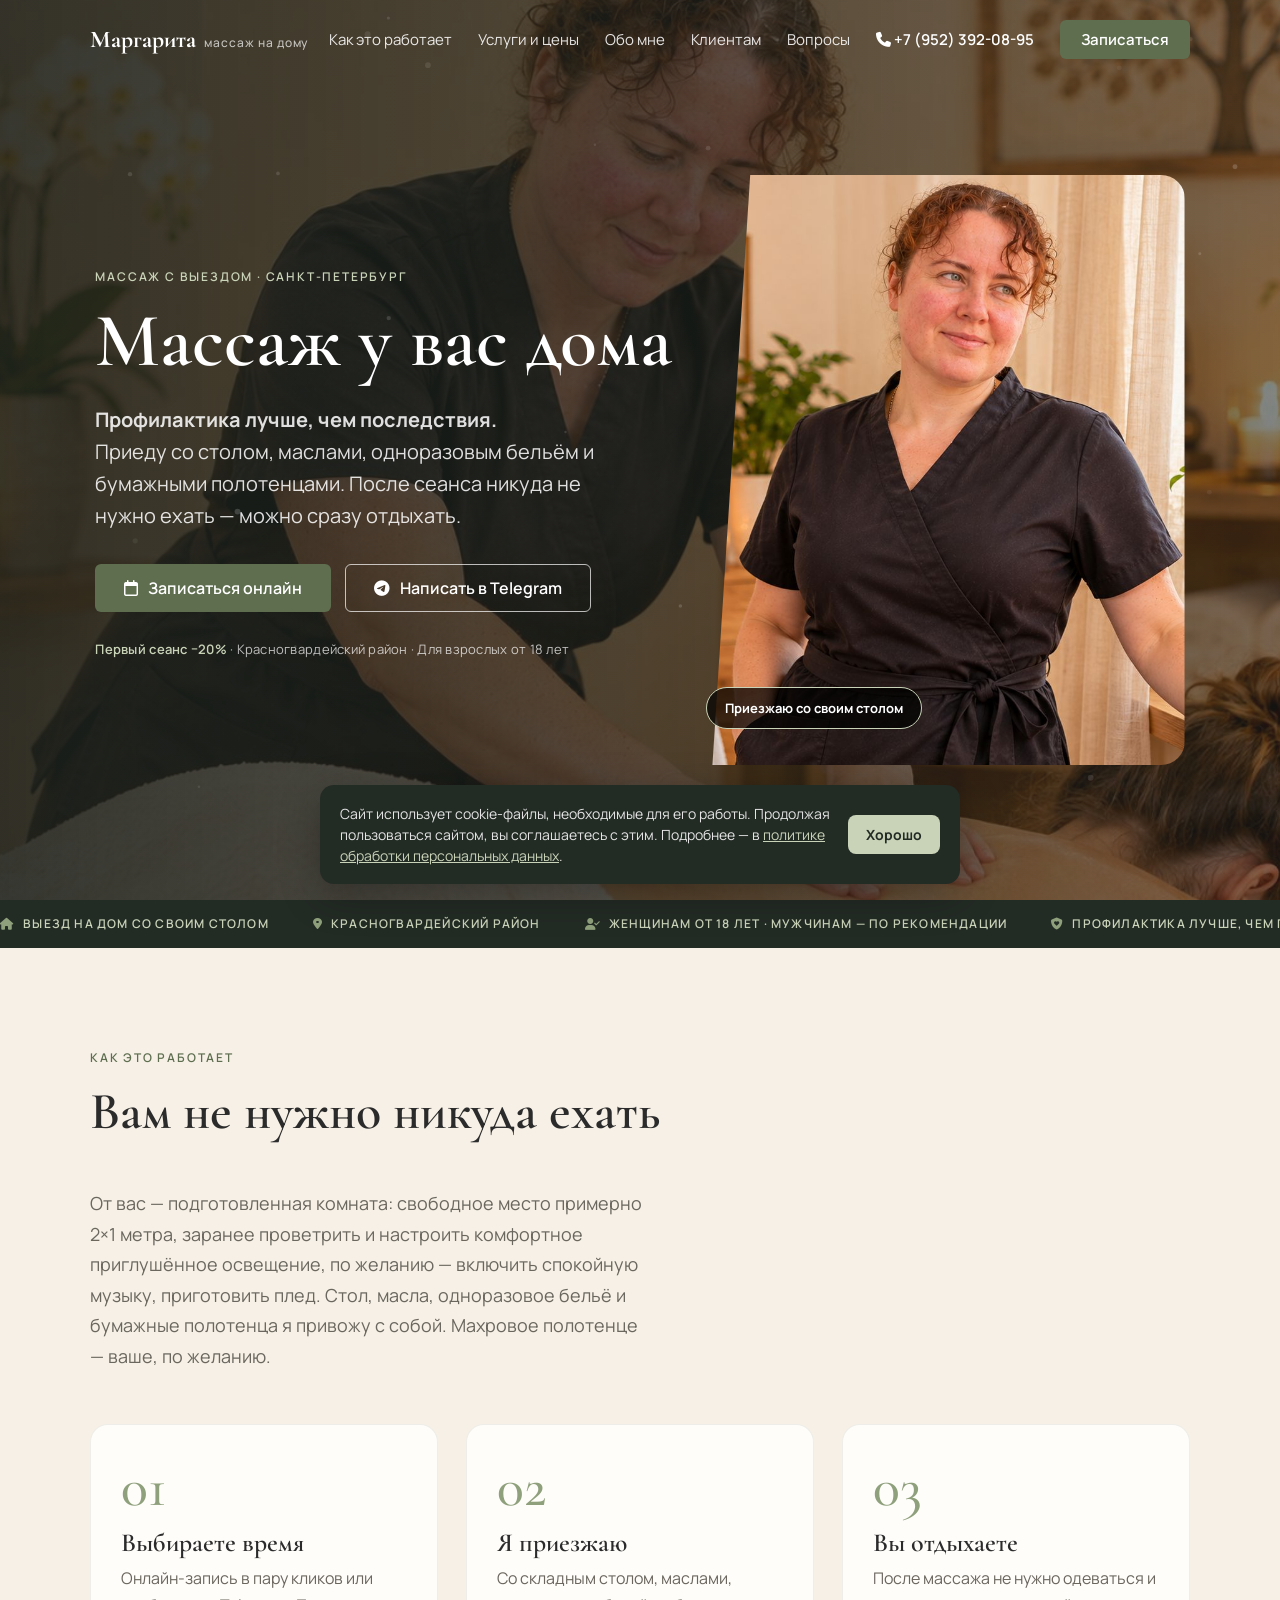
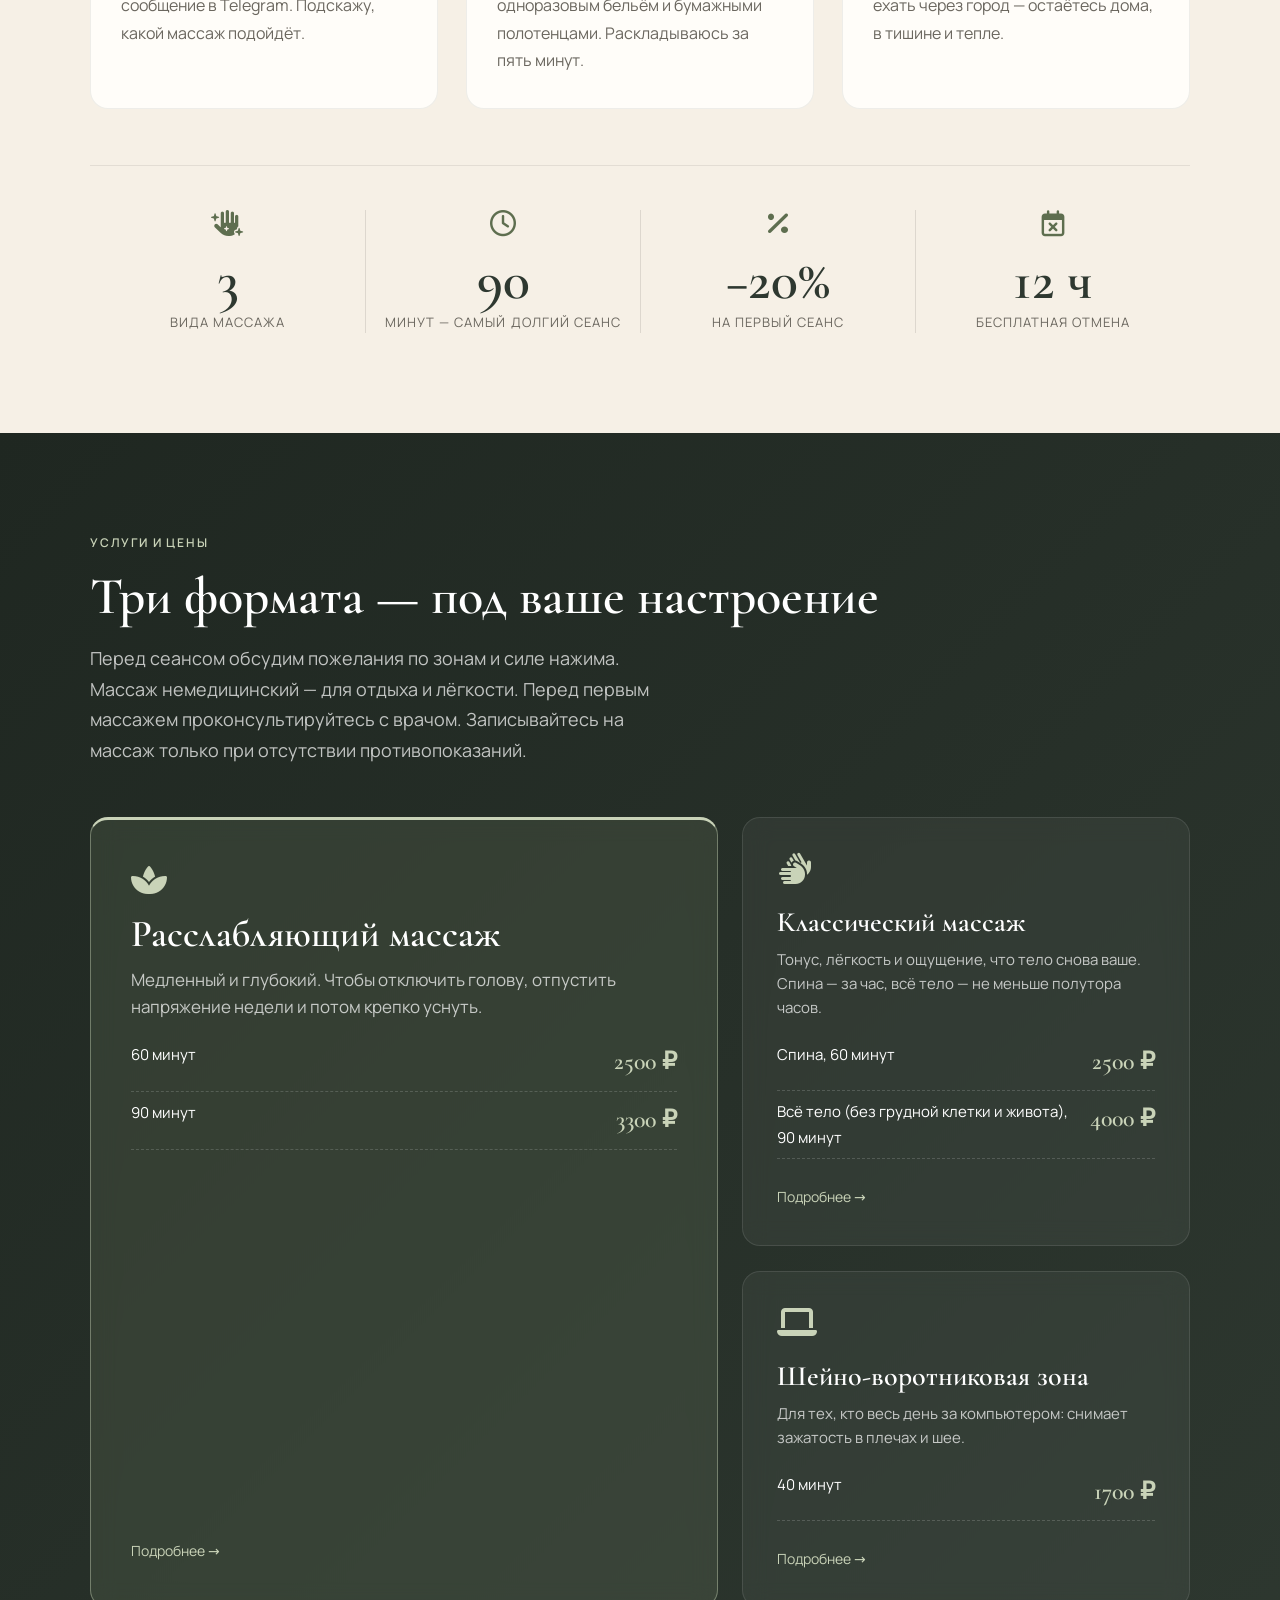
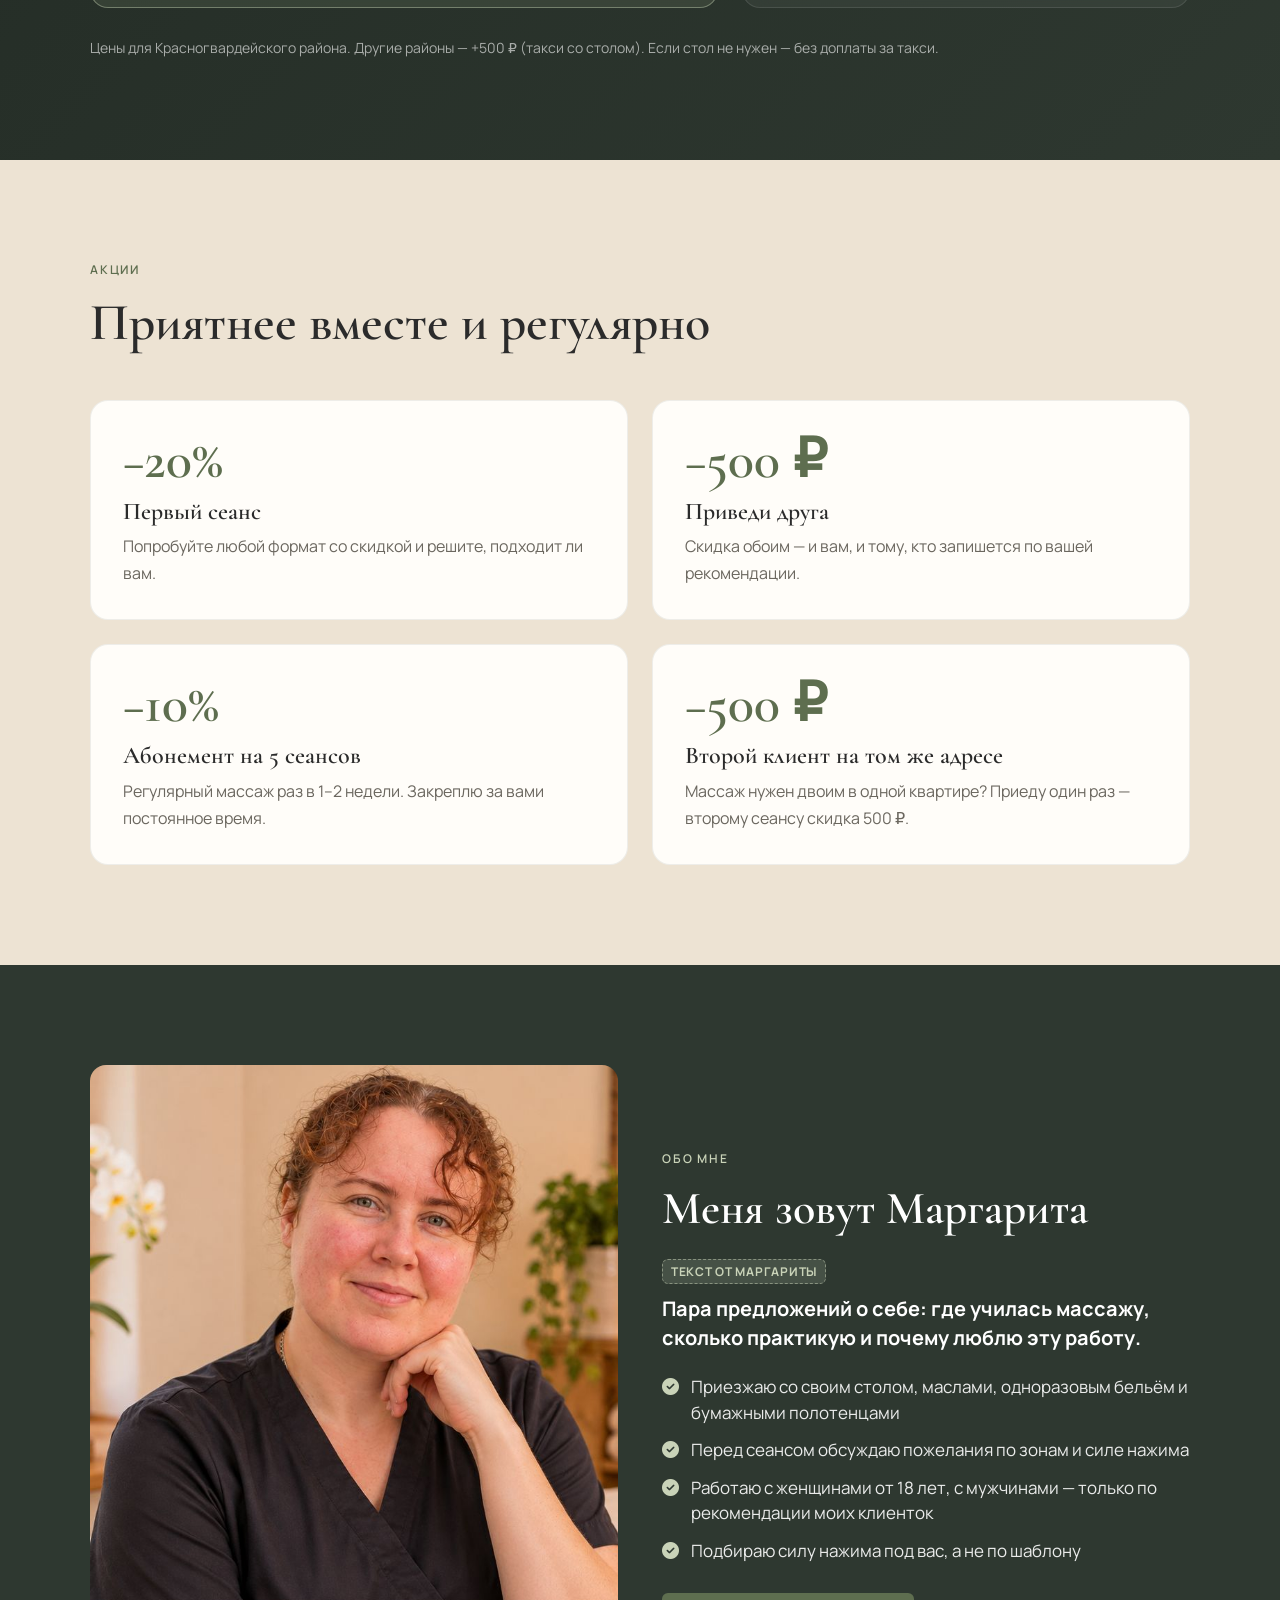
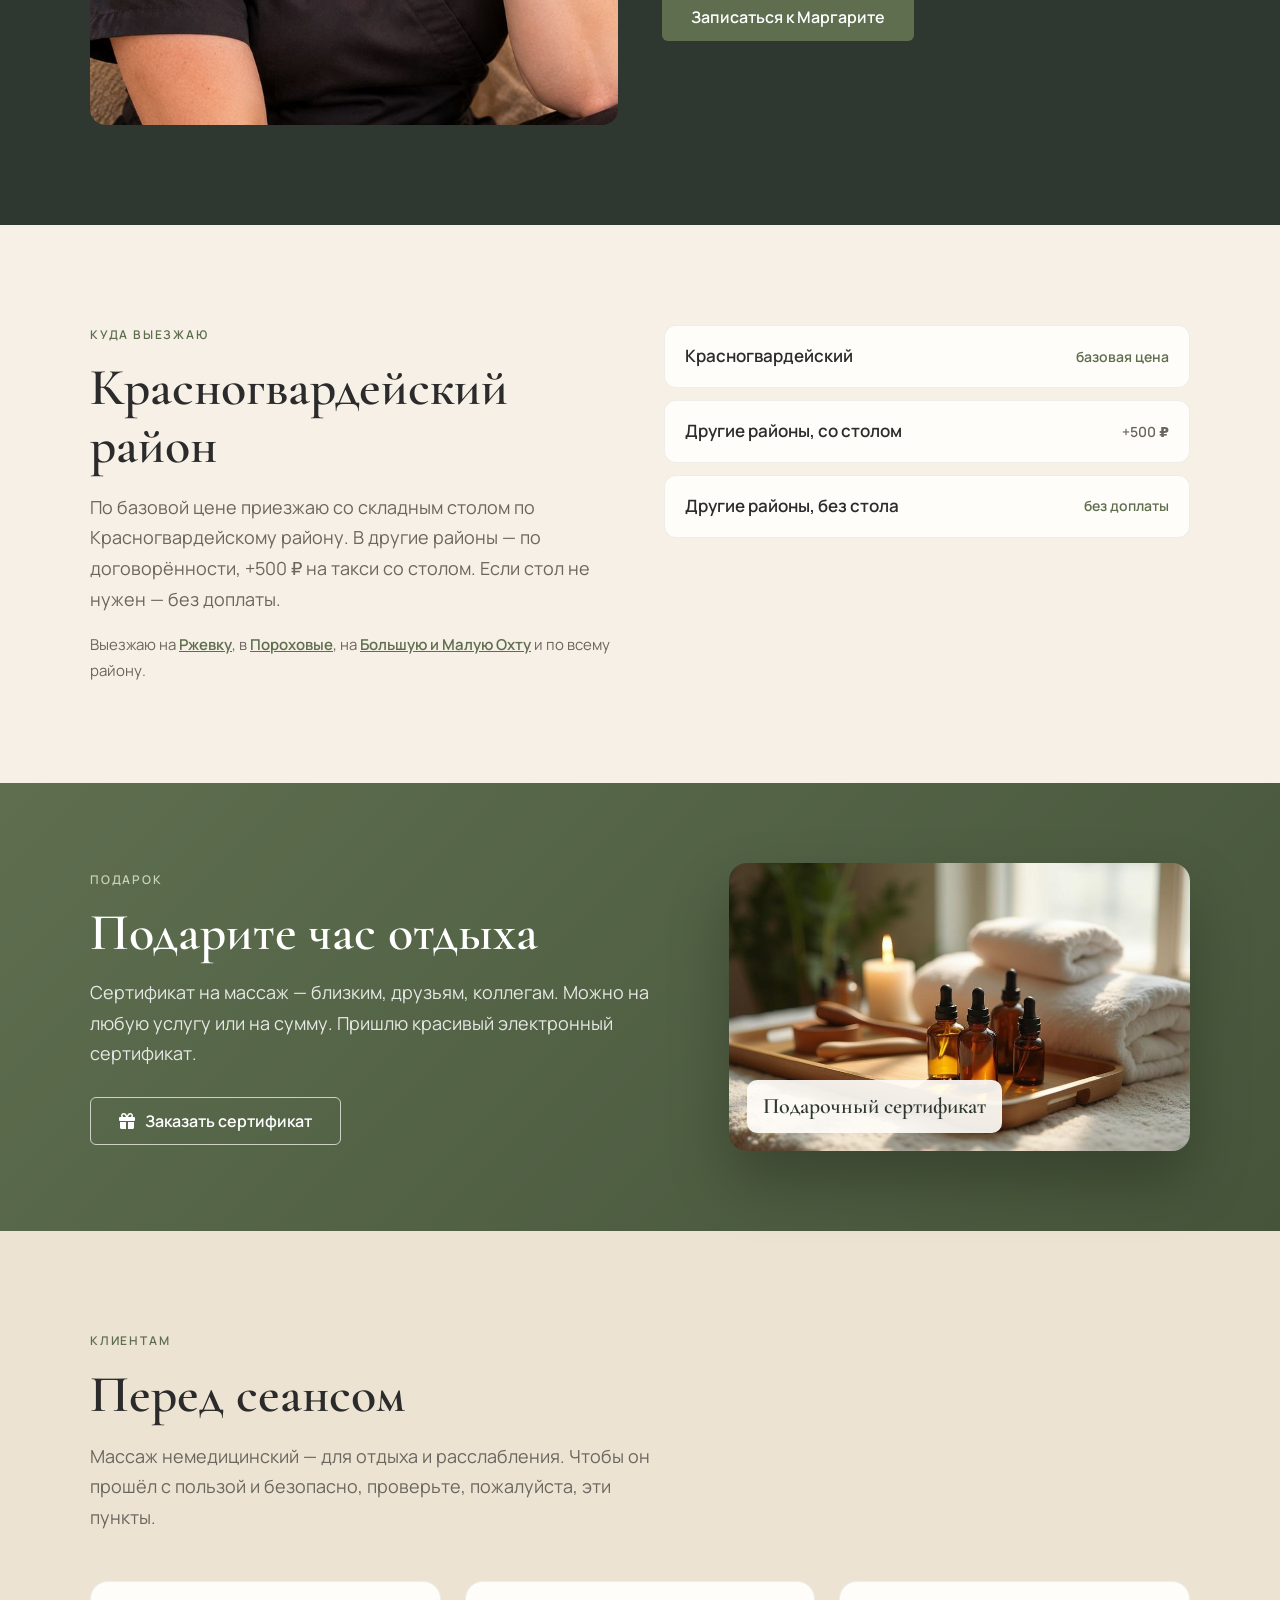
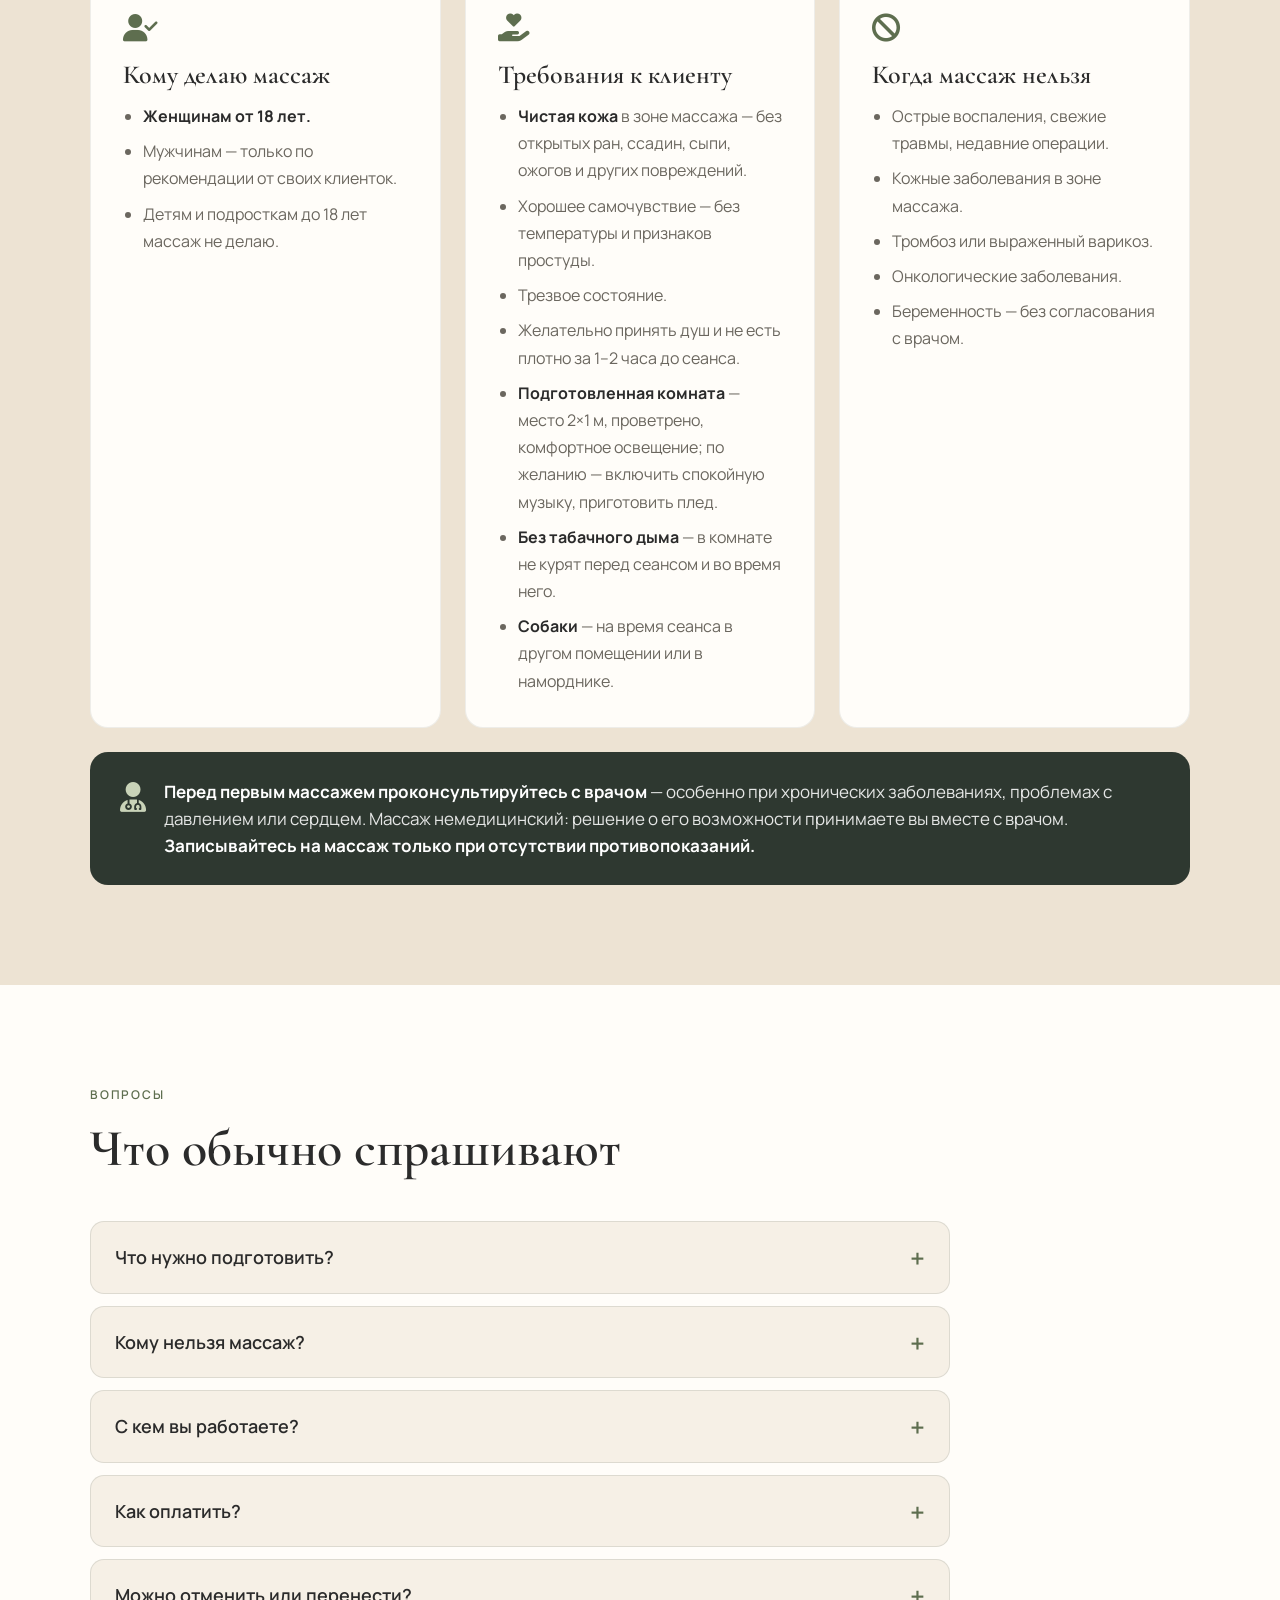
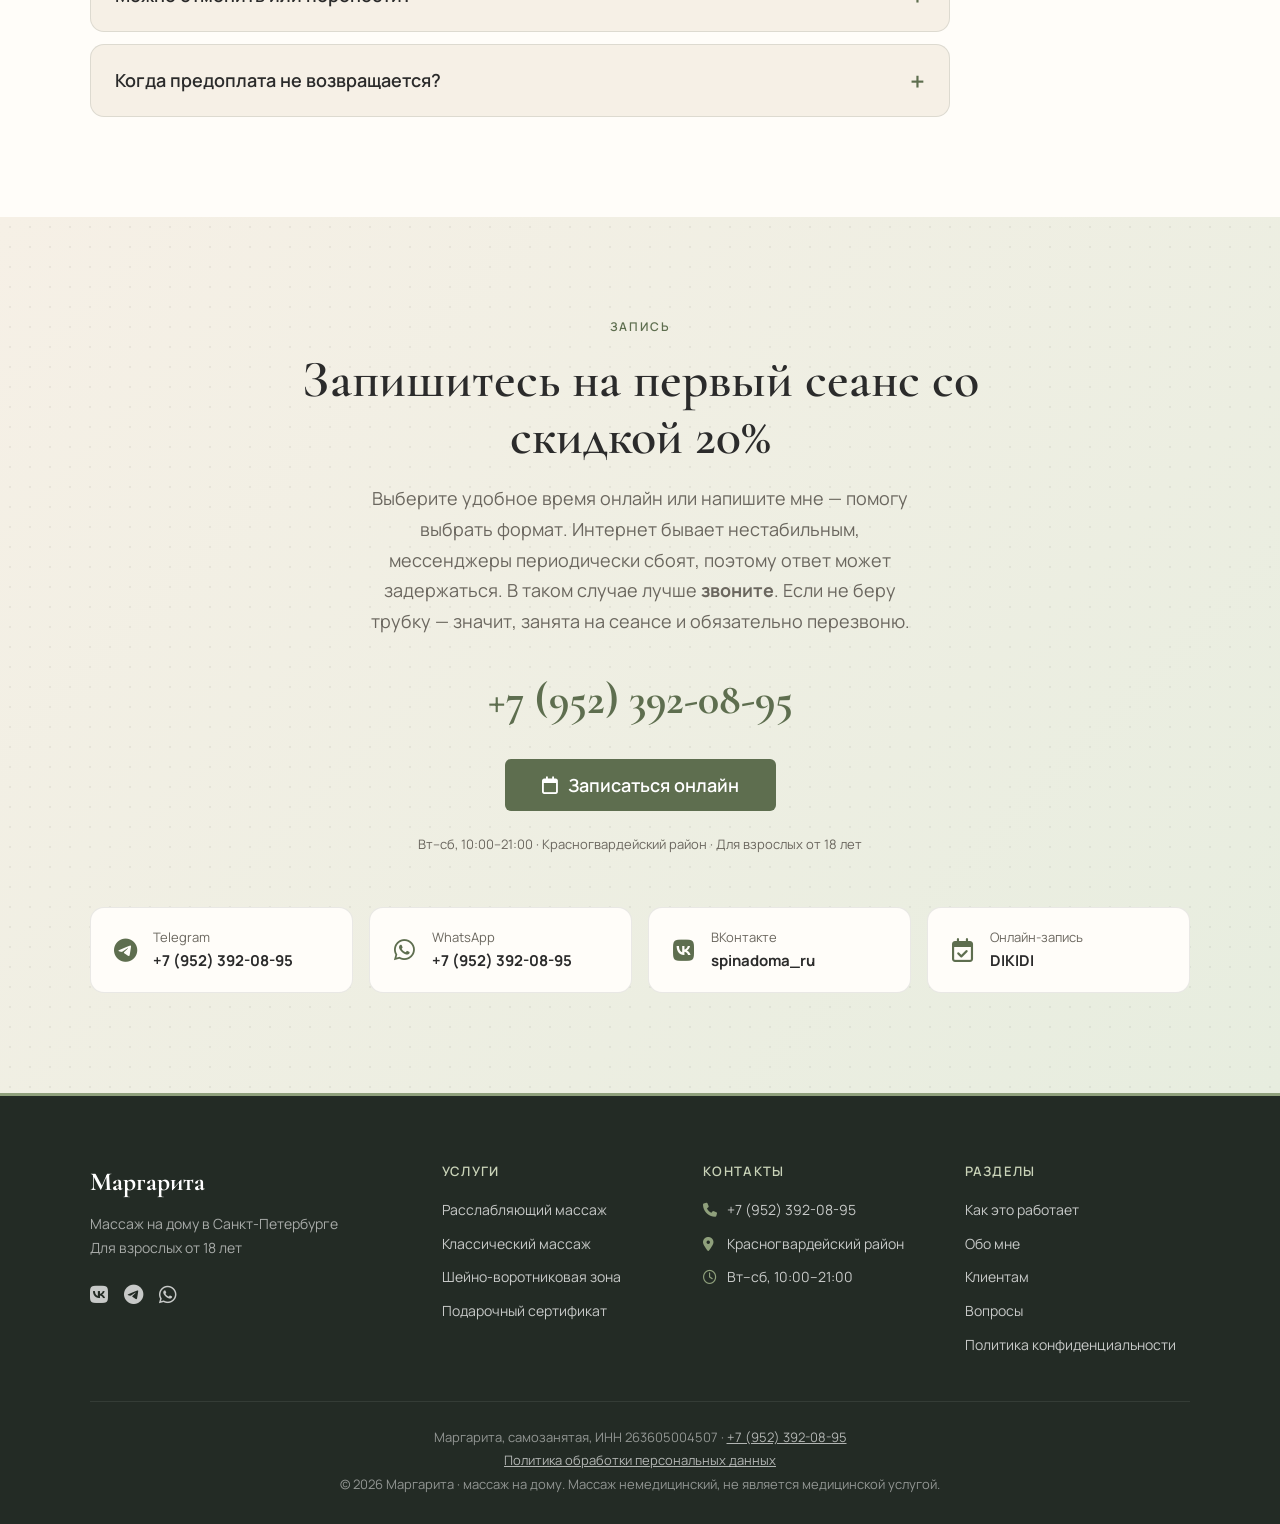
<file: index.html>
<!DOCTYPE html>
<html lang="ru">
<head>
<meta charset="UTF-8">
<meta name="viewport" content="width=device-width, initial-scale=1">
<!-- демо: убрать noindex при запуске -->
<meta name="robots" content="noindex, nofollow">
<title>Массаж на дому в Санкт-Петербурге — Маргарита, выезд в Красногвардейский район</title>
<meta name="description" content="Классический, расслабляющий массаж и массаж шейно-воротниковой зоны с выездом на дом. Приеду со столом и всем необходимым. Красногвардейский район, для взрослых от 18 лет. От 1700 ₽, первый сеанс −20%.">
<link rel="icon" href="data:image/svg+xml,%3Csvg xmlns='http://www.w3.org/2000/svg' viewBox='0 0 64 64'%3E%3Crect width='64' height='64' rx='14' fill='%232E3830'/%3E%3Ctext x='32' y='44' font-size='34' text-anchor='middle' fill='%23C9D3B8' font-family='serif'%3EМ%3C/text%3E%3C/svg%3E">
<link rel="stylesheet" href="assets/css/fonts.css">
<link rel="stylesheet" href="assets/css/fontawesome.css">
<link rel="stylesheet" href="assets/css/aos.css">
<script type="application/ld+json">
{
  "@context": "https://schema.org",
  "@type": "HealthAndBeautyBusiness",
  "name": "Маргарита · массаж на дому",
  "description": "Немедицинский массаж с выездом на дом: классический, расслабляющий, шейно-воротниковая зона. Для взрослых от 18 лет.",
  "areaServed": [
    {"@type": "AdministrativeArea", "name": "Красногвардейский район, Санкт-Петербург"}
  ],
  "telephone": "+79523920895",
  "sameAs": ["https://vk.ru/spinadoma_ru"],
  "priceRange": "1700–4500 ₽",
  "openingHours": "Tu-Sa 10:00-21:00"
}
</script>
<link rel="stylesheet" href="assets/css/site.css">
</head>
<body>
<div id="scroll-progress"></div>

<header class="site" id="top">
  <div class="wrap">
    <a class="brand" href="#top">Маргарита<small>массаж на дому</small></a>
    <nav class="main" aria-label="Основное меню">
      <a class="link" href="#how">Как это работает</a>
      <a class="link" href="#services">Услуги и цены</a>
      <a class="link" href="#about">Обо мне</a>
      <a class="link" href="#clients">Клиентам</a>
      <a class="link" href="#faq">Вопросы</a>
      <a class="phone-link" href="tel:+79523920895"><i class="fa-solid fa-phone"></i> +7 (952) 392-08-95</a>
      <!-- TODO: ссылка DIKIDI -->
      <a class="btn btn-primary" href="#contacts">Записаться</a>
    </nav>
    <button class="menu-toggle" aria-label="Открыть меню" aria-expanded="false" aria-controls="mobile-menu"><span></span><span></span><span></span></button>
  </div>
</header>
<div class="mobile-menu" id="mobile-menu">
  <a href="#how">Как это работает</a>
  <a href="#services">Услуги и цены</a>
  <a href="#about">Обо мне</a>
  <a href="#clients">Клиентам</a>
  <a href="#faq">Вопросы</a>
  <a href="#contacts">Записаться</a>
</div>

<main>
<section class="hero" aria-label="Главный экран">
  <div id="particles" aria-hidden="true"></div>
  <div class="wrap hero-inner">
    <div>
      <span class="eyebrow">Массаж с выездом · Санкт-Петербург</span>
      <h1 data-splitting>Массаж у вас дома</h1>
      <p class="sub"><b>Профилактика лучше, чем последствия.</b><br>Приеду со столом, маслами, одноразовым бельём и бумажными полотенцами. После сеанса никуда не нужно ехать — можно сразу отдыхать.</p>
      <div class="hero-actions">
        <a class="btn btn-primary" href="#contacts"><i class="fa-regular fa-calendar"></i> Записаться онлайн</a>
        <a class="btn btn-ghost" href="https://t.me/+79523920895" target="_blank" rel="noopener"><i class="fa-brands fa-telegram"></i> Написать в Telegram</a>
      </div>
      <p class="proof"><b>Первый сеанс −20%</b> · Красногвардейский район · Для взрослых от 18 лет</p>
    </div>
    <div class="hero-panel" aria-hidden="true">
      <div class="img"></div>
      <span class="badge">Приезжаю со своим столом</span>
    </div>
  </div>
</section>

<div class="strip" aria-label="Коротко о формате">
  <div class="strip-track">
    <div class="strip-group">
      <span><i class="fa-solid fa-house"></i>Выезд на дом со своим столом</span>
      <span><i class="fa-solid fa-location-dot"></i>Красногвардейский район</span>
      <span><i class="fa-solid fa-user-check"></i>Женщинам от 18 лет · мужчинам — по рекомендации</span>
      <span><i class="fa-solid fa-shield-heart"></i>Профилактика лучше, чем последствия</span>
      <span><i class="fa-regular fa-clock"></i>Вт–сб, 10:00–21:00</span>
      <span><i class="fa-solid fa-gift"></i>Первый сеанс −20%</span>
    </div>
    <div class="strip-group" aria-hidden="true">
      <span><i class="fa-solid fa-house"></i>Выезд на дом со своим столом</span>
      <span><i class="fa-solid fa-location-dot"></i>Красногвардейский район</span>
      <span><i class="fa-solid fa-user-check"></i>Женщинам от 18 лет · мужчинам — по рекомендации</span>
      <span><i class="fa-solid fa-shield-heart"></i>Профилактика лучше, чем последствия</span>
      <span><i class="fa-regular fa-clock"></i>Вт–сб, 10:00–21:00</span>
      <span><i class="fa-solid fa-gift"></i>Первый сеанс −20%</span>
    </div>
  </div>
</div>

<section class="how" id="how">
  <div class="wrap">
    <div class="how-head">
      <div>
        <span class="eyebrow">Как это работает</span>
        <h2 class="h2">Вам не нужно никуда ехать</h2>
      </div>
      <p class="lead">От вас — подготовленная комната: свободное место примерно 2×1 метра, заранее проветрить и настроить комфортное приглушённое освещение, по желанию — включить спокойную музыку, приготовить плед. Стол, масла, одноразовое бельё и бумажные полотенца я привожу с собой. Махровое полотенце — ваше, по желанию.</p>
    </div>
    <div class="steps">
      <article class="step" data-aos="fade-up">
        <div class="num">01</div>
        <h3>Выбираете время</h3>
        <p>Онлайн-запись в пару кликов или сообщение в Telegram. Подскажу, какой массаж подойдёт.</p>
      </article>
      <article class="step" data-aos="fade-up" data-aos-delay="90">
        <div class="num">02</div>
        <h3>Я приезжаю</h3>
        <p>Со складным столом, маслами, одноразовым бельём и бумажными полотенцами. Раскладываюсь за пять минут.</p>
      </article>
      <article class="step" data-aos="fade-up" data-aos-delay="180">
        <div class="num">03</div>
        <h3>Вы отдыхаете</h3>
        <p>После массажа не нужно одеваться и ехать через город — остаётесь дома, в тишине и тепле.</p>
      </article>
    </div>
    <div class="metrics" id="metrics">
      <div class="metric"><i class="fa-solid fa-hand-sparkles"></i><div class="val"><span class="count" data-to="3">3</span></div><div class="lbl">вида массажа</div></div>
      <div class="metric"><i class="fa-regular fa-clock"></i><div class="val"><span class="count" data-to="90">90</span></div><div class="lbl">минут — самый долгий сеанс</div></div>
      <div class="metric"><i class="fa-solid fa-percent"></i><div class="val">−<span class="count" data-to="20">20</span>%</div><div class="lbl">на первый сеанс</div></div>
      <div class="metric"><i class="fa-regular fa-calendar-xmark"></i><div class="val"><span class="count" data-to="12">12</span> ч</div><div class="lbl">бесплатная отмена</div></div>
    </div>
  </div>
</section>

<section class="services on-dark" id="services">
  <div class="wrap">
    <span class="eyebrow">Услуги и цены</span>
    <h2 class="h2">Три формата — под ваше настроение</h2>
    <p class="lead">Перед сеансом обсудим пожелания по зонам и силе нажима. Массаж немедицинский — для отдыха и лёгкости. Перед первым массажем проконсультируйтесь с врачом. Записывайтесь на массаж только при отсутствии противопоказаний.</p>
    <div class="svc-grid">
      <article class="service-card featured" data-tilt data-aos="fade-up">
        <i class="ic fa-solid fa-spa"></i>
        <h3>Расслабляющий массаж</h3>
        <p>Медленный и глубокий. Чтобы отключить голову, отпустить напряжение недели и потом крепко уснуть.</p>
        <ul class="price-list">
          <li>60 минут <b>2500 ₽</b></li>
          <li>90 минут <b>3300 ₽</b></li>
        </ul>
        <a class="more" href="rasslablyayushchij-massazh-na-domu/">Подробнее →</a>
      </article>
      <article class="service-card" data-tilt data-aos="fade-up" data-aos-delay="80">
        <i class="ic fa-solid fa-hands"></i>
        <h3>Классический массаж</h3>
        <p>Тонус, лёгкость и ощущение, что тело снова ваше. Спина — за час, всё тело — не меньше полутора часов.</p>
        <ul class="price-list">
          <li>Спина, 60 минут <b>2500 ₽</b></li>
          <li>Всё тело (без грудной клетки и живота), 90&nbsp;минут <b>4000 ₽</b></li>
        </ul>
        <a class="more" href="klassicheskij-massazh-na-domu/">Подробнее →</a>
      </article>
      <article class="service-card" data-tilt data-aos="fade-up" data-aos-delay="160">
        <i class="ic fa-solid fa-laptop"></i>
        <h3>Шейно-воротниковая зона</h3>
        <p>Для тех, кто весь день за компьютером: снимает зажатость в плечах и шее.</p>
        <ul class="price-list">
          <li>40 минут <b>1700 ₽</b></li>
        </ul>
        <a class="more" href="massazh-shejno-vorotnikovoj-zony-na-domu/">Подробнее →</a>
      </article>
    </div>
    <p class="svc-note">Цены для Красногвардейского района. Другие районы — +500 ₽ (такси со столом). Если стол не нужен — без доплаты за такси.</p>
  </div>
</section>

<section class="offers" id="offers">
  <div class="wrap">
    <span class="eyebrow">Акции</span>
    <h2 class="h2">Приятнее вместе и регулярно</h2>
    <div class="offer-grid">
      <article class="offer" data-aos="fade-up">
        <div class="big">−20%</div>
        <h3>Первый сеанс</h3>
        <p>Попробуйте любой формат со скидкой и решите, подходит ли вам.</p>
      </article>
      <article class="offer" data-aos="fade-up" data-aos-delay="90">
        <div class="big">−500 ₽</div>
        <h3>Приведи друга</h3>
        <p>Скидка обоим — и вам, и тому, кто запишется по вашей рекомендации.</p>
      </article>
      <article class="offer" data-aos="fade-up" data-aos-delay="180">
        <div class="big">−10%</div>
        <h3>Абонемент на 5 сеансов</h3>
        <p>Регулярный массаж раз в 1–2 недели. Закреплю за вами постоянное время.</p>
      </article>
      <article class="offer" data-aos="fade-up" data-aos-delay="270">
        <div class="big">−500 ₽</div>
        <h3>Второй клиент на том же адресе</h3>
        <p>Массаж нужен двоим в одной квартире? Приеду один раз — второму сеансу скидка 500 ₽.</p>
      </article>
    </div>
  </div>
</section>

<section class="about on-dark" id="about">
  <div class="wrap about-grid">
    <img class="about-photo" src="assets/img/margarita-portrait.jpg" alt="Маргарита, массажист" data-aos="fade-right">
    <div>
      <span class="eyebrow">Обо мне</span>
      <h2 class="h2" data-aos="fade-left">Меня зовут Маргарита</h2>
      <!-- TODO: текст от Маргариты — где училась, сколько практикует, почему любит эту работу -->
      <p class="statement" data-aos="fade-left" data-aos-delay="100"><span class="todo">Текст от Маргариты</span><br>Пара предложений о себе: где училась массажу, сколько практикую и почему люблю эту работу.</p>
      <ul class="checks">
        <li data-aos="fade-left" data-aos-delay="100"><i class="fa-solid fa-circle-check"></i>Приезжаю со своим столом, маслами, одноразовым бельём и бумажными полотенцами</li>
        <li data-aos="fade-left" data-aos-delay="200"><i class="fa-solid fa-circle-check"></i>Перед сеансом обсуждаю пожелания по зонам и силе нажима</li>
        <li data-aos="fade-left" data-aos-delay="300"><i class="fa-solid fa-circle-check"></i>Работаю с женщинами от 18 лет, с мужчинами — только по рекомендации моих клиенток</li>
        <li data-aos="fade-left" data-aos-delay="400"><i class="fa-solid fa-circle-check"></i>Подбираю силу нажима под вас, а не по шаблону</li>
      </ul>
      <a class="btn btn-primary" href="#contacts">Записаться к Маргарите</a>
    </div>
  </div>
</section>

<!-- Отзывы: секция скрыта, пока нет 5+ реальных отзывов. Выдуманные не добавлять. -->

<section class="zones" id="zones">
  <div class="wrap zone-grid">
    <div>
      <span class="eyebrow">Куда выезжаю</span>
      <h2 class="h2">Красногвардейский район</h2>
      <p class="lead">По базовой цене приезжаю со складным столом по Красногвардейскому району. В другие районы — по договорённости, +500 ₽ на такси со столом. Если стол не нужен — без доплаты.</p>
      <p class="zone-more">Выезжаю на <a href="massazh-na-domu-rzhevka/">Ржевку</a>, в <a href="massazh-na-domu-porohovye/">Пороховые</a>, на <a href="massazh-na-domu-ohta/">Большую и Малую Охту</a> и по всему району.</p>
    </div>
    <ul class="zone-list" data-aos="fade-up">
      <li><span>Красногвардейский</span><em>базовая цена</em></li>
      <li class="zone-far"><span>Другие районы, со столом</span><em>+500 ₽</em></li>
      <li><span>Другие районы, без стола</span><em>без доплаты</em></li>
    </ul>
  </div>
</section>

<section class="gift" id="gift" aria-label="Подарочный сертификат">
  <div class="wrap gift-inner">
    <div>
      <span class="eyebrow" style="color:var(--accent-light)">Подарок</span>
      <h2 class="h2">Подарите час отдыха</h2>
      <p>Сертификат на массаж — близким, друзьям, коллегам. Можно на любую услугу или на сумму. Пришлю красивый электронный сертификат.</p>
      <a class="btn btn-ghost" href="https://t.me/+79523920895" target="_blank" rel="noopener" style="margin-top:28px"><i class="fa-solid fa-gift"></i> Заказать сертификат</a>
    </div>
    <div class="gift-card" role="img" aria-label="Полотенце, масло и свеча — подарочный сертификат на массаж"></div>
  </div>
</section>

<section class="clients" id="clients">
  <div class="wrap">
    <span class="eyebrow">Клиентам</span>
    <h2 class="h2">Перед сеансом</h2>
    <p class="lead">Массаж немедицинский — для отдыха и расслабления. Чтобы он прошёл с пользой и безопасно, проверьте, пожалуйста, эти пункты.</p>
    <div class="cl-grid">
      <article class="cl-card" data-aos="fade-up">
        <i class="ic fa-solid fa-user-check"></i>
        <h3>Кому делаю массаж</h3>
        <ul>
          <li><b>Женщинам от 18 лет.</b></li>
          <li>Мужчинам — только по рекомендации от своих клиенток.</li>
          <li>Детям и подросткам до 18 лет массаж не делаю.</li>
        </ul>
      </article>
      <article class="cl-card" data-aos="fade-up" data-aos-delay="90">
        <i class="ic fa-solid fa-hand-holding-heart"></i>
        <h3>Требования к клиенту</h3>
        <ul>
          <li><b>Чистая кожа</b> в зоне массажа — без открытых ран, ссадин, сыпи, ожогов и других повреждений.</li>
          <li>Хорошее самочувствие — без температуры и признаков простуды.</li>
          <li>Трезвое состояние.</li>
          <li>Желательно принять душ и не есть плотно за 1–2 часа до сеанса.</li>
          <li><b>Подготовленная комната</b> — место 2×1 м, проветрено, комфортное освещение; по желанию — включить спокойную музыку, приготовить плед.</li>
          <li><b>Без табачного дыма</b> — в комнате не курят перед сеансом и во время него.</li>
          <li><b>Собаки</b> — на время сеанса в другом помещении или в наморднике.</li>
        </ul>
      </article>
      <article class="cl-card" data-aos="fade-up" data-aos-delay="180">
        <i class="ic fa-solid fa-ban"></i>
        <h3>Когда массаж нельзя</h3>
        <ul>
          <li>Острые воспаления, свежие травмы, недавние операции.</li>
          <li>Кожные заболевания в зоне массажа.</li>
          <li>Тромбоз или выраженный варикоз.</li>
          <li>Онкологические заболевания.</li>
          <li>Беременность — без согласования с врачом.</li>
        </ul>
      </article>
    </div>
    <div class="doctor" data-aos="fade-up">
      <i class="fa-solid fa-user-doctor"></i>
      <p><b>Перед первым массажем проконсультируйтесь с врачом</b> — особенно при хронических заболеваниях, проблемах с давлением или сердцем. Массаж немедицинский: решение о его возможности принимаете вы вместе с врачом. <b>Записывайтесь на массаж только при отсутствии противопоказаний.</b></p>
    </div>
  </div>
</section>

<section class="faq" id="faq">
  <div class="wrap">
    <span class="eyebrow">Вопросы</span>
    <h2 class="h2">Что обычно спрашивают</h2>
    <div class="faq-list">
      <details><summary>Что нужно подготовить?</summary><p>Комнату: свободное место примерно 2×1 метра, заранее проветрить и настроить комфортное освещение — мягкий свет, без яркой люстры. По желанию можно включить спокойную музыку и приготовить плед. В комнате не должно быть табачного дыма, собак — в другое помещение или в намордник. Стол, масла, одноразовое бельё и бумажные полотенца я привезу. Махровое полотенце, если хотите, — ваше.</p></details>
      <details><summary>Кому нельзя массаж?</summary><p>Подробный список требований и противопоказаний — в разделе <a href="#clients">«Клиентам»</a>.</p></details>
      <details><summary>С кем вы работаете?</summary><p>С женщинами от 18 лет. Мужчин принимаю только по рекомендации от своих клиенток. Детям и подросткам массаж не делаю.</p></details>
      <details><summary>Как оплатить?</summary><p>Наличными или переводом после сеанса. За первый выезд — предоплата 500 ₽, она входит в стоимость.</p></details>
      <details><summary>Можно отменить или перенести?</summary><p>Да, бесплатно — если предупредите не позже чем за 12 часов.</p></details>
      <details><summary>Когда предоплата не возвращается?</summary><p>Предоплата 500 ₽ не возвращается, если:</p><ul>
        <li>сеанс отменён позже чем за 12 часов;</li>
        <li>я приехала, а дверь не открывают и не отвечают на звонок в течение 15 минут;</li>
        <li>собаку не убрали в другую комнату и на ней нет намордника;</li>
        <li>в комнате накурено, душно или не проветрено;</li>
        <li>клиент в нетрезвом состоянии;</li>
        <li>в квартире посторонние, о которых не договаривались;</li>
        <li>клиент ведёт себя неуважительно или намекает на услуги интимного характера.</li>
      </ul><p>В этих случаях сеанс не начинается или прекращается.</p></details>
    </div>
  </div>
</section>

<section class="cta" id="contacts">
  <div class="wrap">
    <span class="eyebrow">Запись</span>
    <h2 class="h2">Запишитесь на первый сеанс со скидкой 20%</h2>
    <p class="lead">Выберите удобное время онлайн или напишите мне — помогу выбрать формат. Интернет бывает нестабильным, мессенджеры периодически сбоят, поэтому ответ может задержаться. В таком случае лучше <b>звоните</b>. Если не беру трубку — значит, занята на сеансе и обязательно перезвоню.</p>
    <a class="cta-phone" href="tel:+79523920895">+7 (952) 392-08-95</a>
    <div class="cta-actions">
      <!-- TODO: ссылка DIKIDI -->
      <a class="btn btn-primary" href="#contacts"><i class="fa-regular fa-calendar"></i> Записаться онлайн</a>
    </div>
    <p class="cta-note">Вт–сб, 10:00–21:00 · Красногвардейский район · Для взрослых от 18 лет</p>
    <div class="contact-cards">
      <a class="contact-card" href="https://t.me/+79523920895" target="_blank" rel="noopener"><i class="fa-brands fa-telegram"></i><div><span>Telegram</span><b>+7 (952) 392-08-95</b></div></a>
      <a class="contact-card" href="https://wa.me/79523920895" target="_blank" rel="noopener"><i class="fa-brands fa-whatsapp"></i><div><span>WhatsApp</span><b>+7 (952) 392-08-95</b></div></a>
      <!-- TODO: ссылки ВК и DIKIDI -->
      <a class="contact-card" href="https://vk.ru/spinadoma_ru" target="_blank" rel="noopener"><i class="fa-brands fa-vk"></i><div><span>ВКонтакте</span><b>spinadoma_ru</b></div></a>
      <a class="contact-card" href="#contacts"><i class="fa-regular fa-calendar-check"></i><div><span>Онлайн-запись</span><b>DIKIDI</b></div></a>
    </div>
  </div>
</section>
</main>

<footer>
  <div class="wrap">
    <div class="foot-grid">
      <div>
        <div class="foot-brand">Маргарита</div>
        <p class="foot-tag">Массаж на дому в Санкт-Петербурге<br>Для взрослых от 18 лет</p>
        <div class="socials">
          <a href="https://vk.ru/spinadoma_ru" target="_blank" rel="noopener" aria-label="ВКонтакте"><i class="fa-brands fa-vk"></i></a>
          <a href="https://t.me/+79523920895" target="_blank" rel="noopener" aria-label="Telegram"><i class="fa-brands fa-telegram"></i></a>
          <a href="https://wa.me/79523920895" target="_blank" rel="noopener" aria-label="WhatsApp"><i class="fa-brands fa-whatsapp"></i></a>
        </div>
      </div>
      <div>
        <h4>Услуги</h4>
        <ul><li><a href="rasslablyayushchij-massazh-na-domu/">Расслабляющий массаж</a></li><li><a href="klassicheskij-massazh-na-domu/">Классический массаж</a></li><li><a href="massazh-shejno-vorotnikovoj-zony-na-domu/">Шейно-воротниковая зона</a></li><li><a href="#gift">Подарочный сертификат</a></li></ul>
      </div>
      <div>
        <h4>Контакты</h4>
        <ul><li><a href="tel:+79523920895"><i class="fa-solid fa-phone"></i>+7 (952) 392-08-95</a></li><li><i class="fa-solid fa-location-dot"></i>Красногвардейский район</li><li><i class="fa-regular fa-clock"></i>Вт–сб, 10:00–21:00</li></ul>
      </div>
      <div>
        <h4>Разделы</h4>
        <ul><li><a href="#how">Как это работает</a></li><li><a href="#about">Обо мне</a></li><li><a href="#clients">Клиентам</a></li><li><a href="#faq">Вопросы</a></li><li><a href="policy.html">Политика конфиденциальности</a></li></ul>
      </div>
    </div>
    <div class="foot-legal">
      Маргарита, самозанятая, ИНН 263605004507 · <a href="tel:+79523920895">+7 (952) 392-08-95</a><br>
      <a href="policy.html">Политика обработки персональных данных</a><br>
      © 2026 Маргарита · массаж на дому. Массаж немедицинский, не является медицинской услугой.
    </div>
  </div>
</footer>

<a class="fab" href="tel:+79523920895" aria-label="Позвонить Маргарите"><i class="fa-solid fa-phone"></i></a>

<div class="cookie" role="region" aria-label="Уведомление о cookie" hidden>
  <span>Сайт использует cookie-файлы, необходимые для его работы. Продолжая пользоваться сайтом, вы соглашаетесь с этим. Подробнее — в <a href="policy.html">политике обработки персональных данных</a>.</span>
  <button type="button">Хорошо</button>
</div>

<script src="assets/js/lenis.min.js"></script>
<script src="assets/js/aos.js"></script>
<script src="assets/js/gsap.min.js"></script>
<script src="assets/js/splitting.min.js"></script>
<script src="assets/js/tsparticles.bundle.min.js"></script>
<script src="assets/js/vanilla-tilt.min.js"></script>
<script>
document.addEventListener('DOMContentLoaded', function () {
  var reduced = window.matchMedia('(prefers-reduced-motion: reduce)').matches;
  var header = document.querySelector('header.site');
  var bar = document.getElementById('scroll-progress');

  // 1. Lenis
  var lenis = null;
  if (!reduced && window.Lenis) {
    lenis = new Lenis({ lerp: 0.08 });
    (function raf(t) { lenis.raf(t); requestAnimationFrame(raf); })(0);
  }
  document.querySelectorAll('a[href^="#"]').forEach(function (a) {
    a.addEventListener('click', function (e) {
      var id = a.getAttribute('href');
      var el = id.length > 1 && document.querySelector(id);
      document.body.classList.remove('menu-open');
      if (!el) return;
      e.preventDefault();
      if (lenis) lenis.scrollTo(el, { offset: -64 }); else el.scrollIntoView();
    });
  });

  // 2. AOS
  AOS.init({ duration: 700, once: true, offset: 80, disable: reduced });

  // 3. GSAP hero
  Splitting();
  if (!reduced) {
    gsap.from('.hero .eyebrow', { opacity: 0, y: 10, duration: .6 });
    gsap.from('.hero h1 .word', { y: 40, opacity: 0, duration: .8, stagger: .08, ease: 'power3.out' });
    gsap.from('.hero .sub, .hero-actions', { opacity: 0, y: 16, duration: .7, delay: .3, stagger: .1 });
    gsap.from('.hero-panel .img', { x: 60, opacity: 0, duration: 1, delay: .4, ease: 'power3.out' });
    gsap.from('.badge', { opacity: 0, y: 12, duration: .6, delay: .9 });
  }

  // counters
  var counted = false;
  new IntersectionObserver(function (entries, obs) {
    if (!entries[0].isIntersecting || counted) return;
    counted = true; obs.disconnect();
    document.querySelectorAll('.count').forEach(function (el) {
      var to = +el.dataset.to;
      if (reduced) return;
      var o = { v: 0 };
      gsap.to(o, { v: to, duration: 2, ease: 'expo.out', onUpdate: function () { el.textContent = Math.round(o.v); } });
    });
  }, { threshold: .4 }).observe(document.getElementById('metrics'));

  // 4. particles
  if (!reduced && window.tsParticles) {
    tsParticles.load('particles', {
      fullScreen: { enable: false }, fpsLimit: 40,
      particles: {
        number: { value: 26 }, color: { value: '#ffffff' }, shape: { type: 'circle' },
        opacity: { value: { min: .06, max: .18 }, animation: { enable: true, speed: .4 } },
        size: { value: { min: 1, max: 3 } },
        move: { enable: true, speed: .5, direction: 'top', random: true, outModes: { default: 'out' } }
      },
      detectRetina: true
    });
  }

  // 5. tilt (только мышь)
  if (!reduced && window.matchMedia('(hover: hover)').matches) {
    VanillaTilt.init(document.querySelectorAll('.service-card'), { max: 6, speed: 400, glare: true, 'max-glare': .15, perspective: 800 });
  }

  // header + progress
  function onScroll() {
    var y = window.scrollY;
    header.classList.toggle('scrolled', y > 80);
    bar.style.width = (y / (document.body.scrollHeight - innerHeight) * 100) + '%';
  }
  window.addEventListener('scroll', onScroll, { passive: true }); onScroll();

  // mobile menu
  var toggle = document.querySelector('.menu-toggle');
  toggle.addEventListener('click', function () {
    var open = document.body.classList.toggle('menu-open');
    toggle.setAttribute('aria-expanded', open);
    toggle.setAttribute('aria-label', open ? 'Закрыть меню' : 'Открыть меню');
  });

  // cookie
  var cookie = document.querySelector('.cookie'), fab = document.querySelector('.fab'), seen = true;
  try { seen = localStorage.getItem('cookie-ok') === '1'; } catch (e) {}
  if (!seen) { cookie.hidden = false; fab.classList.add('hidden'); }
  cookie.querySelector('button').addEventListener('click', function () {
    cookie.hidden = true; fab.classList.remove('hidden');
    try { localStorage.setItem('cookie-ok', '1'); } catch (e) {}
  });
});
</script>
</body>
</html>
</file>
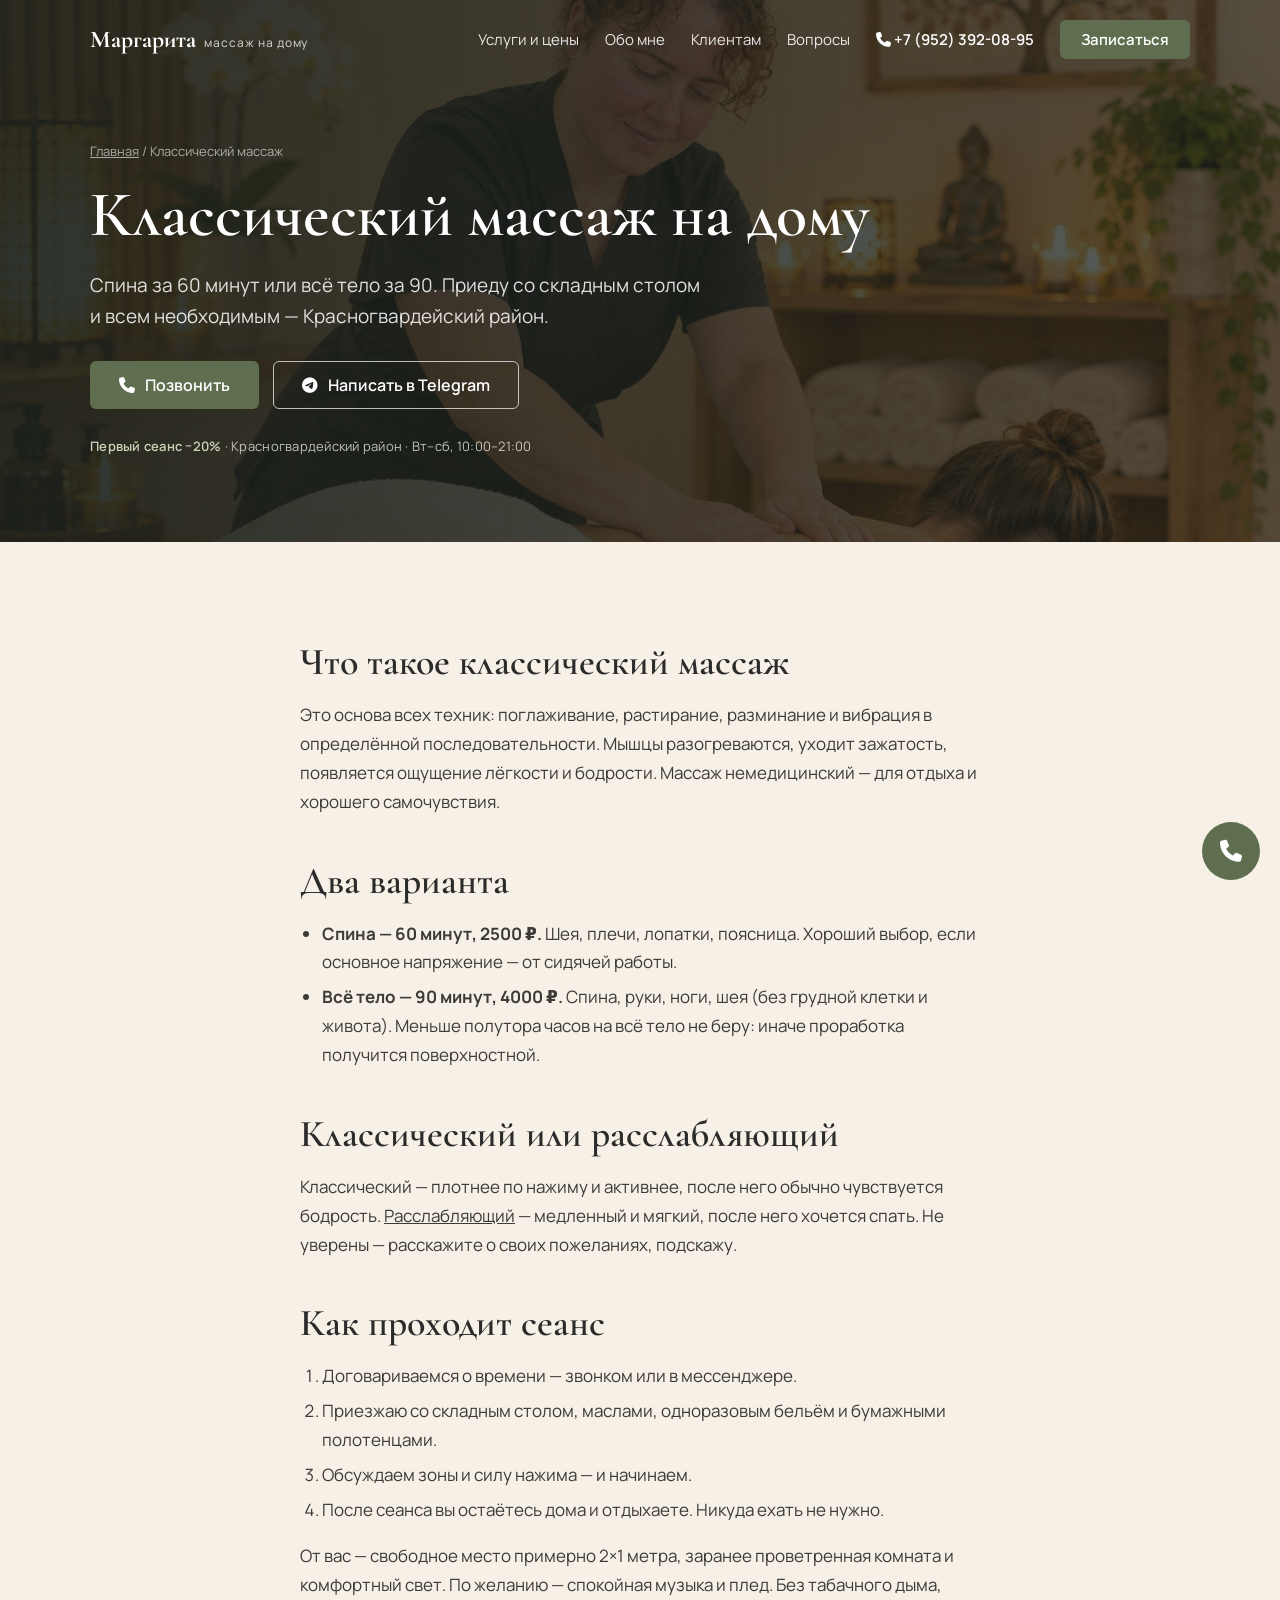
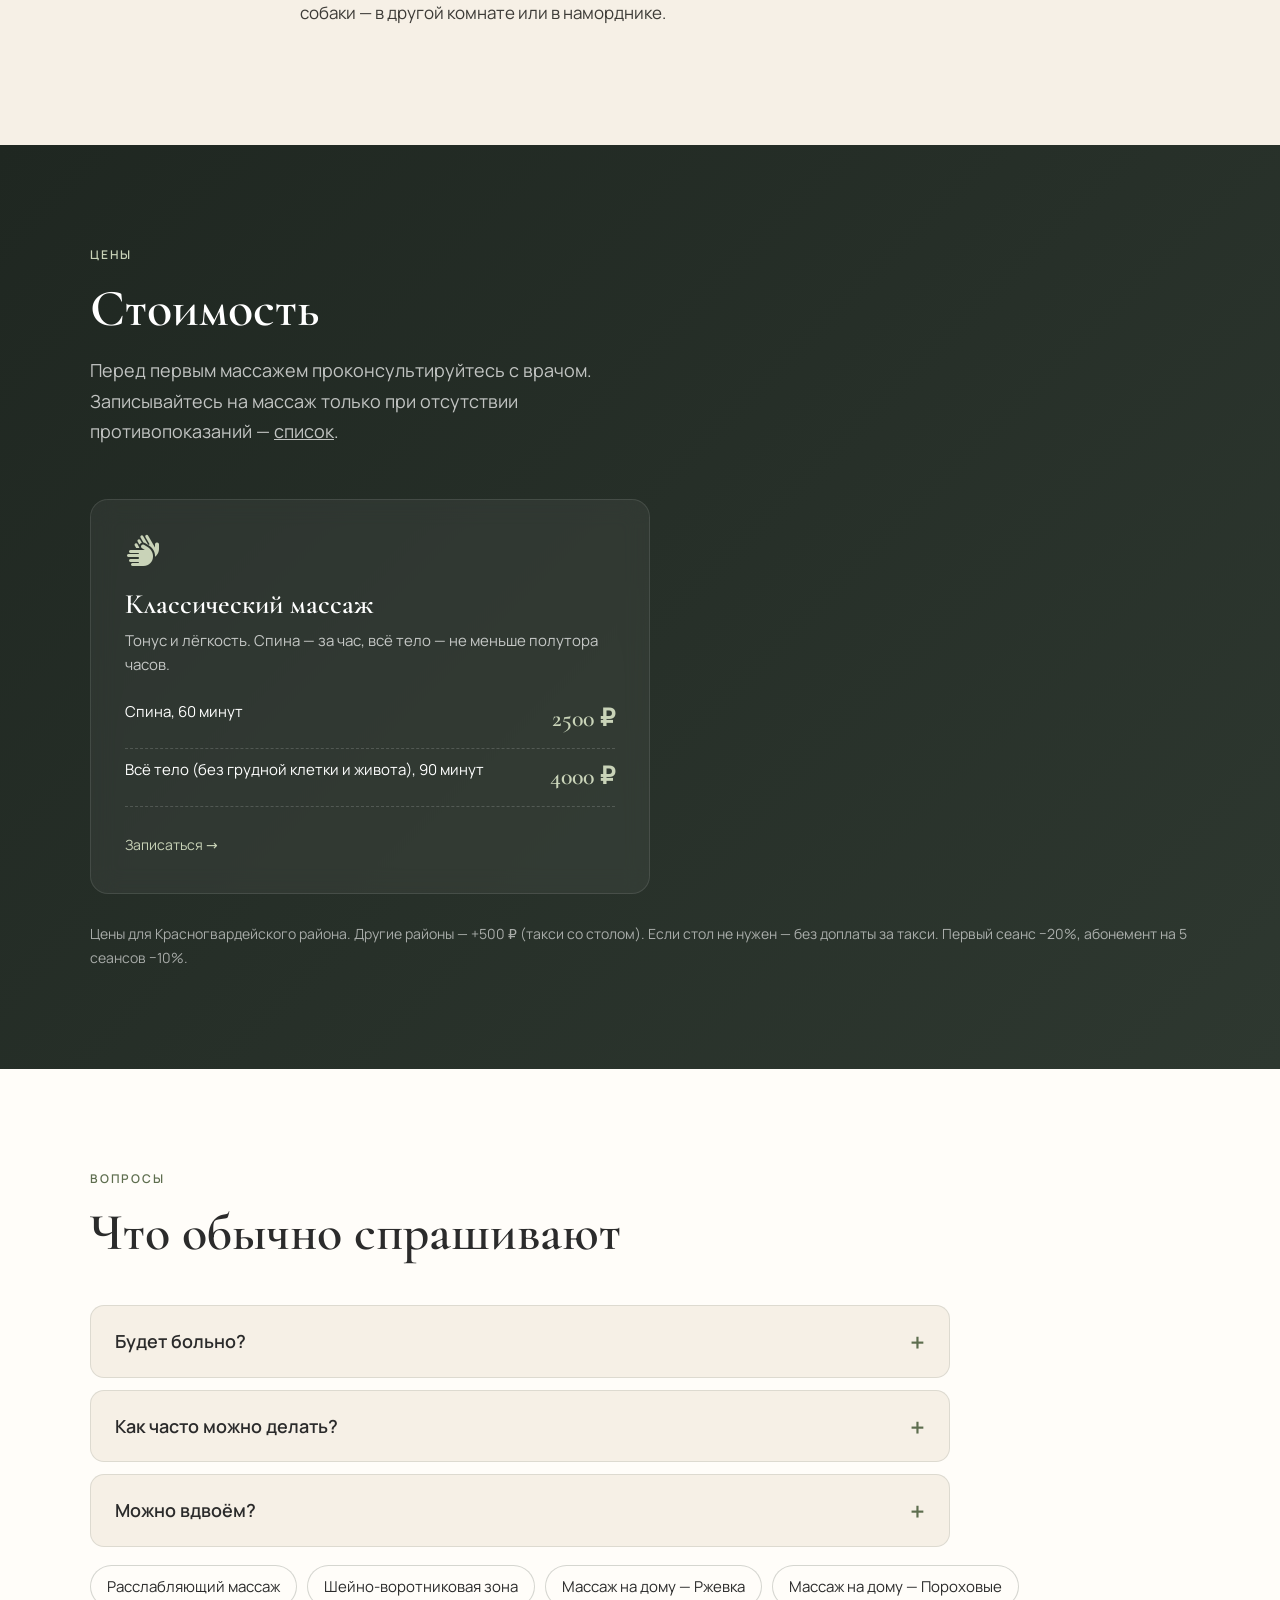
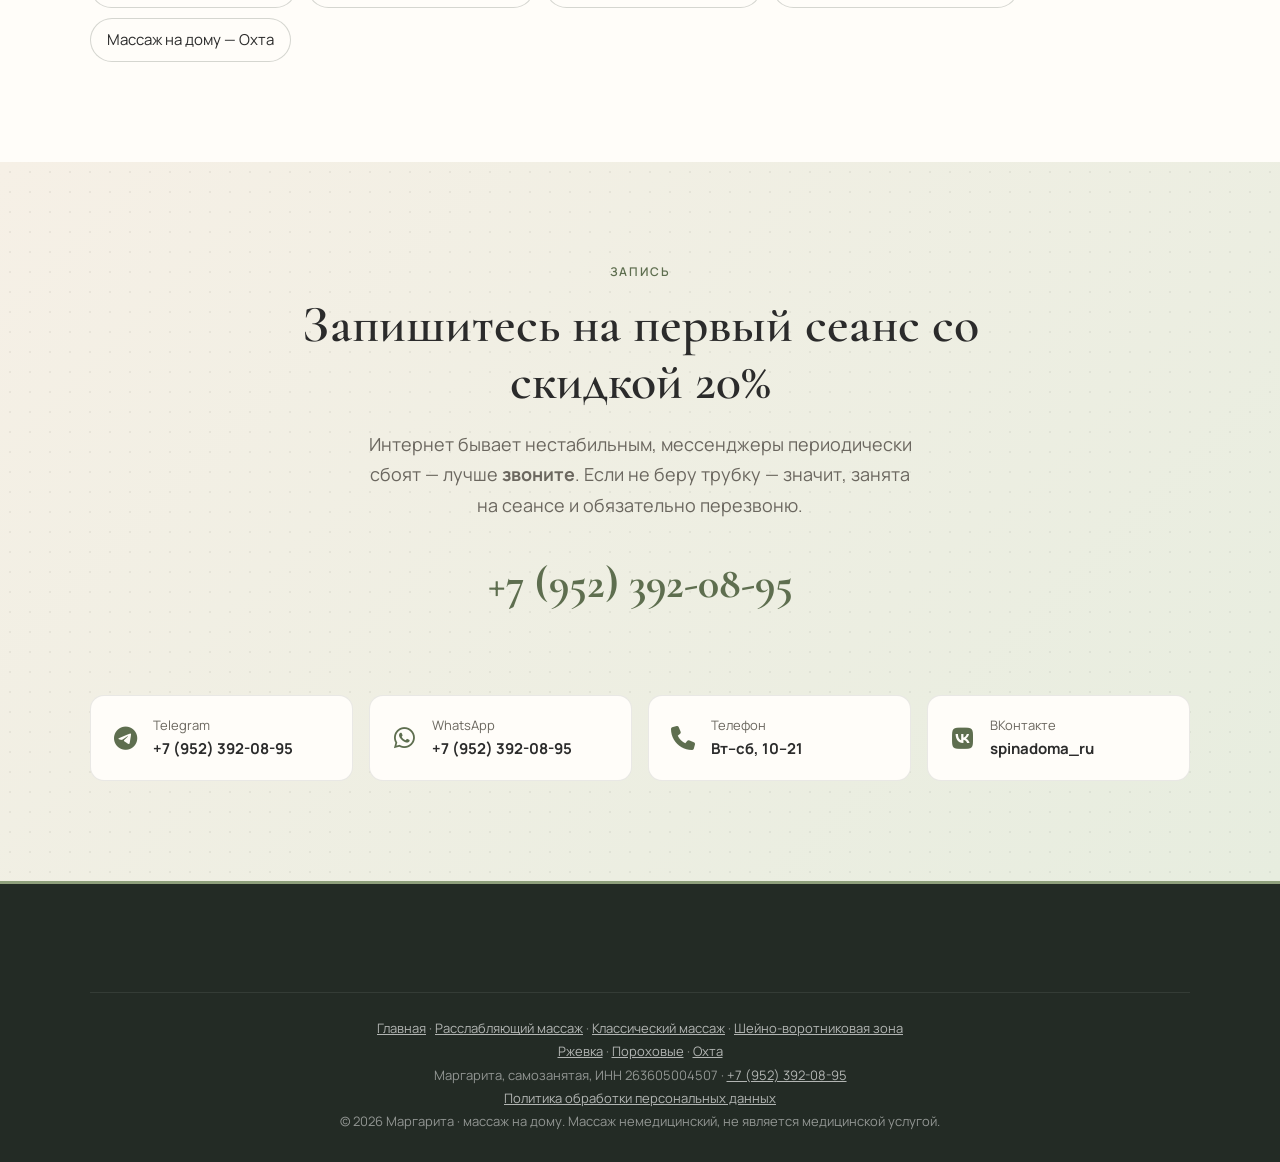
<file: klassicheskij-massazh-na-domu/index.html>
<!DOCTYPE html>
<html lang="ru">
<head>
<meta charset="UTF-8">
<meta name="viewport" content="width=device-width, initial-scale=1">
<!-- демо: убрать noindex при запуске (вместе с главной) -->
<meta name="robots" content="noindex, nofollow">
<title>Классический массаж на дому в СПб — спина 2500 ₽, всё тело 4000 ₽ | Маргарита</title>
<meta name="description" content="Классический массаж с выездом на дом: спина 60 мин — 2500 ₽, всё тело 90 мин — 4000 ₽. Приеду со столом в Красногвардейский район. Первый сеанс −20%.">
<link rel="icon" href="data:image/svg+xml,%3Csvg xmlns='http://www.w3.org/2000/svg' viewBox='0 0 64 64'%3E%3Crect width='64' height='64' rx='14' fill='%232E3830'/%3E%3Ctext x='32' y='44' font-size='34' text-anchor='middle' fill='%23C9D3B8' font-family='serif'%3EМ%3C/text%3E%3C/svg%3E">
<link rel="stylesheet" href="../assets/css/fonts.css">
<link rel="stylesheet" href="../assets/css/fontawesome.css">
<link rel="stylesheet" href="../assets/css/site.css">
<script type="application/ld+json">{"@context": "https://schema.org", "@type": "Service", "name": "Классический массаж на дому", "provider": {"@type": "HealthAndBeautyBusiness", "name": "Маргарита · массаж на дому", "telephone": "+79523920895", "sameAs": ["https://vk.ru/spinadoma_ru"]}, "areaServed": {"@type": "AdministrativeArea", "name": "Красногвардейский район, Санкт-Петербург"}, "offers": {"@type": "AggregateOffer", "priceCurrency": "RUB", "lowPrice": 2500, "highPrice": 4000}}</script>
</head>
<body>
<header class="site">
  <div class="wrap">
    <a class="brand" href="../">Маргарита<small>массаж на дому</small></a>
    <nav class="main" aria-label="Основное меню">
      <a class="link" href="../#services">Услуги и цены</a>
      <a class="link" href="../#about">Обо мне</a>
      <a class="link" href="../#clients">Клиентам</a>
      <a class="link" href="../#faq">Вопросы</a>
      <a class="phone-link" href="tel:+79523920895"><i class="fa-solid fa-phone"></i> +7 (952) 392-08-95</a>
      <a class="btn btn-primary" href="#contacts">Записаться</a>
    </nav>
    <button class="menu-toggle" aria-label="Открыть меню" aria-expanded="false" aria-controls="mobile-menu"><span></span><span></span><span></span></button>
  </div>
</header>
<div class="mobile-menu" id="mobile-menu">
  <a href="../">Главная</a>
  <a href="../#services">Услуги и цены</a>
  <a href="../#clients">Клиентам</a>
  <a href="../#faq">Вопросы</a>
  <a href="#contacts">Записаться</a>
</div>

<main>
<section class="page-hero">
  <div class="wrap">
    <nav class="crumbs" aria-label="Навигация"><a href="../">Главная</a> / Классический массаж</nav>
    <h1>Классический массаж на дому</h1>
    <p class="sub">Спина за 60 минут или всё тело за 90. Приеду со складным столом и всем необходимым — Красногвардейский район.</p>
    <div class="hero-actions">
      <a class="btn btn-primary" href="tel:+79523920895"><i class="fa-solid fa-phone"></i> Позвонить</a>
      <a class="btn btn-ghost" href="https://t.me/+79523920895" target="_blank" rel="noopener"><i class="fa-brands fa-telegram"></i> Написать в Telegram</a>
    </div>
    <p class="proof"><b>Первый сеанс −20%</b> · Красногвардейский район · Вт–сб, 10:00–21:00</p>
  </div>
</section>

<section class="page-body">
  <div class="wrap prose">
<h2>Что такое классический массаж</h2>
<p>Это основа всех техник: поглаживание, растирание, разминание и вибрация в определённой последовательности. Мышцы разогреваются, уходит зажатость, появляется ощущение лёгкости и бодрости. Массаж немедицинский — для отдыха и хорошего самочувствия.</p>
<h2>Два варианта</h2>
<ul><li><b>Спина — 60 минут, 2500 ₽.</b> Шея, плечи, лопатки, поясница. Хороший выбор, если основное напряжение — от сидячей работы.</li>
<li><b>Всё тело — 90 минут, 4000 ₽.</b> Спина, руки, ноги, шея (без грудной клетки и живота). Меньше полутора часов на всё тело не беру: иначе проработка получится поверхностной.</li></ul>
<h2>Классический или расслабляющий</h2>
<p>Классический — плотнее по нажиму и активнее, после него обычно чувствуется бодрость. <a href="../rasslablyayushchij-massazh-na-domu/">Расслабляющий</a> — медленный и мягкий, после него хочется спать. Не уверены — расскажите о своих пожеланиях, подскажу.</p>
<h2>Как проходит сеанс</h2><ol><li>Договариваемся о времени — звонком или в мессенджере.</li><li>Приезжаю со складным столом, маслами, одноразовым бельём и бумажными полотенцами.</li><li>Обсуждаем зоны и силу нажима — и начинаем.</li><li>После сеанса вы остаётесь дома и отдыхаете. Никуда ехать не нужно.</li></ol><p>От вас — свободное место примерно 2×1 метра, заранее проветренная комната и комфортный свет. По желанию — спокойная музыка и плед. Без табачного дыма, собаки — в другой комнате или в наморднике.</p>
  </div>
</section>

<section class="services on-dark">
  <div class="wrap">
    <span class="eyebrow">Цены</span>
    <h2 class="h2">Стоимость</h2>
    <p class="lead">Перед первым массажем проконсультируйтесь с врачом. Записывайтесь на массаж только при отсутствии противопоказаний — <a href="../#clients">список</a>.</p>
    <div class="svc-grid one"><article class="service-card"><i class="ic fa-solid fa-hands"></i><h3>Классический массаж</h3><p>Тонус и лёгкость. Спина — за час, всё тело — не меньше полутора часов.</p><ul class="price-list"><li>Спина, 60 минут <b>2500 ₽</b></li><li>Всё тело (без грудной клетки и живота), 90&nbsp;минут <b>4000 ₽</b></li></ul><a class="more" href="#contacts">Записаться →</a></article></div>
    <p class="svc-note">Цены для Красногвардейского района. Другие районы — +500 ₽ (такси со столом). Если стол не нужен — без доплаты за такси. Первый сеанс −20%, абонемент на 5 сеансов −10%.</p>
  </div>
</section>

<section class="faq">
  <div class="wrap">
    <span class="eyebrow">Вопросы</span>
    <h2 class="h2">Что обычно спрашивают</h2>
    <div class="faq-list"><details><summary>Будет больно?</summary><p>Нет. Силу нажима подбираю под вас и по ходу спрашиваю, комфортно ли. Если где-то неприятно — скажите, сразу ослаблю.</p></details><details><summary>Как часто можно делать?</summary><p>Обычно — раз в одну-две недели или курсом из нескольких сеансов. На 5 сеансов есть абонемент со скидкой 10%.</p></details><details><summary>Можно вдвоём?</summary><p>Да. Второму клиенту на том же адресе — скидка 500 ₽.</p></details></div>
    <div class="more-links"><a href="../rasslablyayushchij-massazh-na-domu/">Расслабляющий массаж</a><a href="../massazh-shejno-vorotnikovoj-zony-na-domu/">Шейно-воротниковая зона</a><a href="../massazh-na-domu-rzhevka/">Массаж на дому — Ржевка</a><a href="../massazh-na-domu-porohovye/">Массаж на дому — Пороховые</a><a href="../massazh-na-domu-ohta/">Массаж на дому — Охта</a></div>
  </div>
</section>

<section class="cta" id="contacts">
  <div class="wrap">
    <span class="eyebrow">Запись</span>
    <h2 class="h2">Запишитесь на первый сеанс со скидкой 20%</h2>
    <p class="lead">Интернет бывает нестабильным, мессенджеры периодически сбоят — лучше <b>звоните</b>. Если не беру трубку — значит, занята на сеансе и обязательно перезвоню.</p>
    <a class="cta-phone" href="tel:+79523920895">+7 (952) 392-08-95</a>
    <div class="contact-cards">
      <a class="contact-card" href="https://t.me/+79523920895" target="_blank" rel="noopener"><i class="fa-brands fa-telegram"></i><div><span>Telegram</span><b>+7 (952) 392-08-95</b></div></a>
      <a class="contact-card" href="https://wa.me/79523920895" target="_blank" rel="noopener"><i class="fa-brands fa-whatsapp"></i><div><span>WhatsApp</span><b>+7 (952) 392-08-95</b></div></a>
      <a class="contact-card" href="tel:+79523920895"><i class="fa-solid fa-phone"></i><div><span>Телефон</span><b>Вт–сб, 10–21</b></div></a>
      <a class="contact-card" href="https://vk.ru/spinadoma_ru" target="_blank" rel="noopener"><i class="fa-brands fa-vk"></i><div><span>ВКонтакте</span><b>spinadoma_ru</b></div></a>
    </div>
  </div>
</section>
</main>

<footer>
  <div class="wrap">
    <div class="foot-legal">
      <a href="../">Главная</a> · <a href="../rasslablyayushchij-massazh-na-domu/">Расслабляющий массаж</a> · <a href="../klassicheskij-massazh-na-domu/">Классический массаж</a> · <a href="../massazh-shejno-vorotnikovoj-zony-na-domu/">Шейно-воротниковая зона</a><br>
      <a href="../massazh-na-domu-rzhevka/">Ржевка</a> · <a href="../massazh-na-domu-porohovye/">Пороховые</a> · <a href="../massazh-na-domu-ohta/">Охта</a><br>
      Маргарита, самозанятая, ИНН 263605004507 · <a href="tel:+79523920895">+7 (952) 392-08-95</a><br>
      <a href="../policy.html">Политика обработки персональных данных</a><br>
      © 2026 Маргарита · массаж на дому. Массаж немедицинский, не является медицинской услугой.
    </div>
  </div>
</footer>

<a class="fab" href="tel:+79523920895" aria-label="Позвонить Маргарите"><i class="fa-solid fa-phone"></i></a>

<script>
(function () {
  var header = document.querySelector('header.site'), toggle = document.querySelector('.menu-toggle');
  function onScroll() { header.classList.toggle('scrolled', window.scrollY > 80); }
  window.addEventListener('scroll', onScroll, { passive: true }); onScroll();
  toggle.addEventListener('click', function () {
    var open = document.body.classList.toggle('menu-open');
    toggle.setAttribute('aria-expanded', open);
    toggle.setAttribute('aria-label', open ? 'Закрыть меню' : 'Открыть меню');
  });
  document.querySelectorAll('.mobile-menu a').forEach(function (a) {
    a.addEventListener('click', function () { document.body.classList.remove('menu-open'); });
  });
})();
</script>
</body>
</html>
</file>
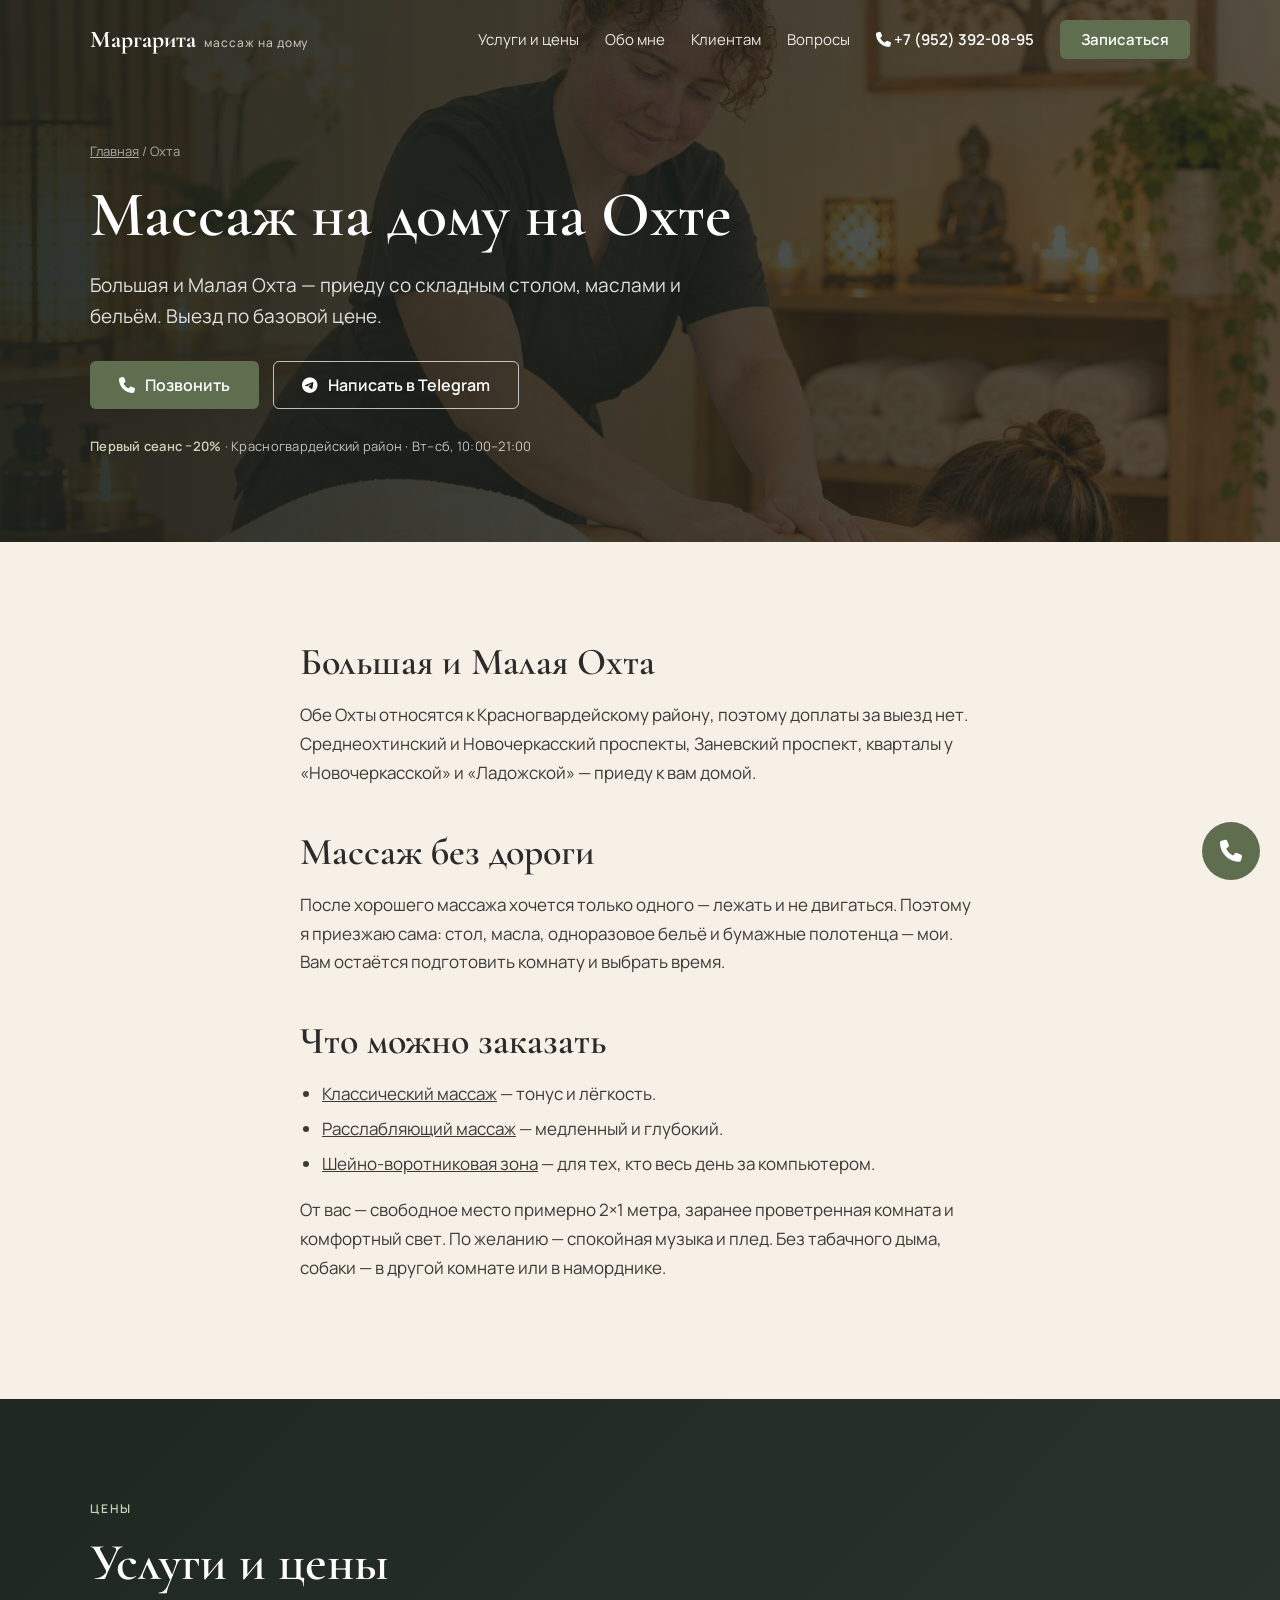
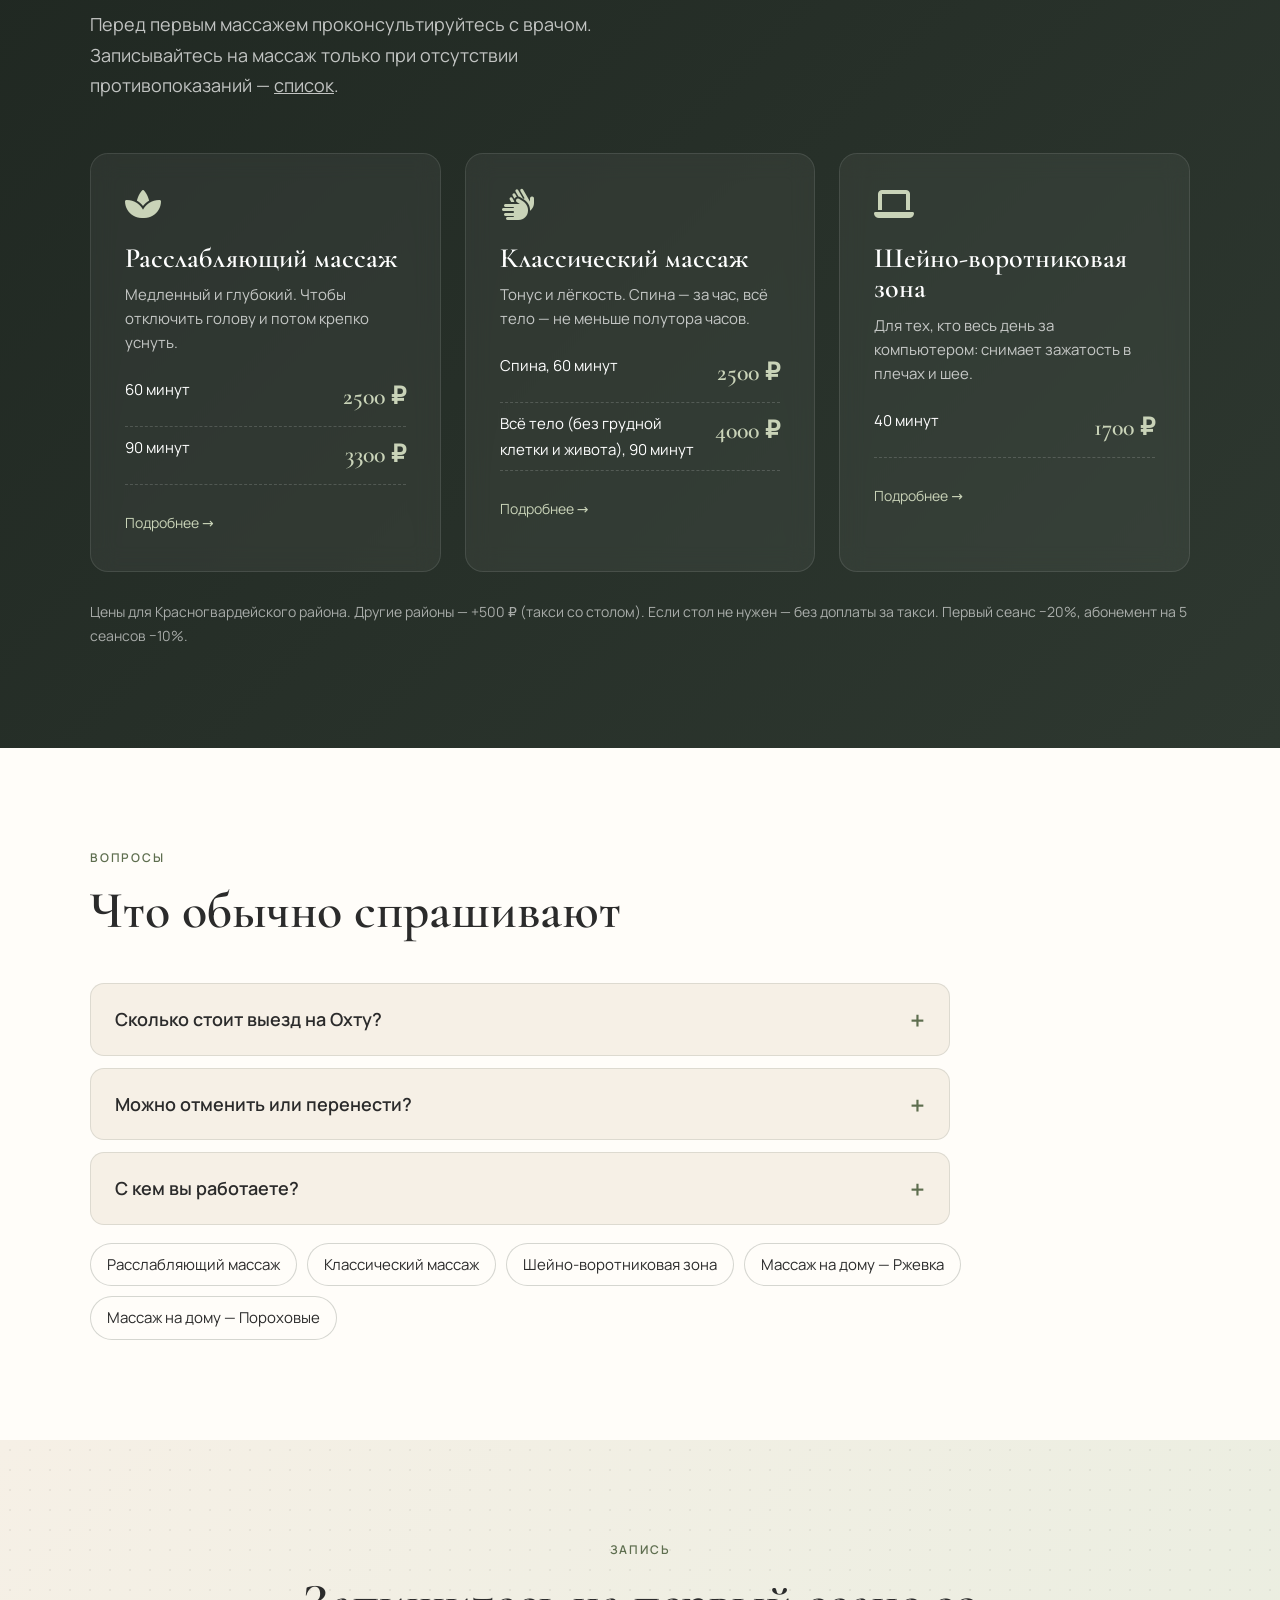
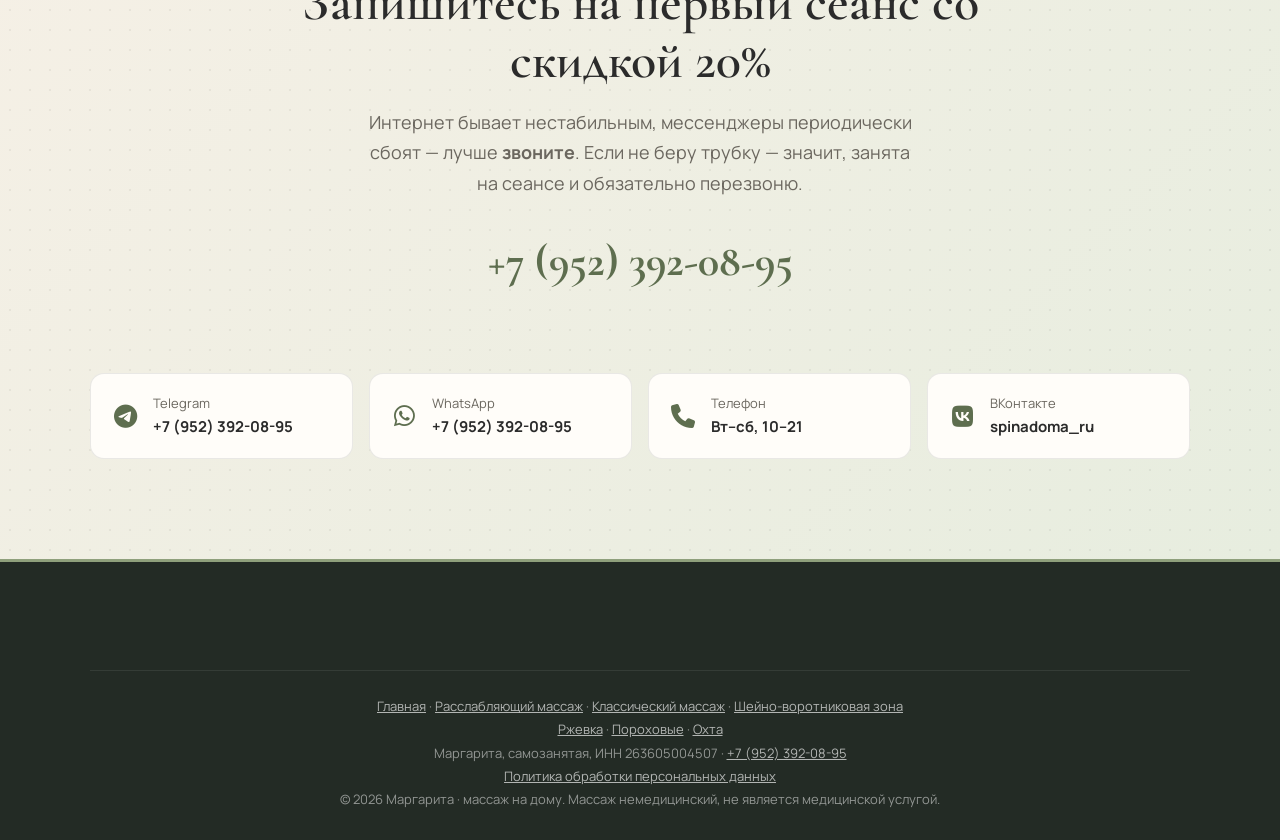
<file: massazh-na-domu-ohta/index.html>
<!DOCTYPE html>
<html lang="ru">
<head>
<meta charset="UTF-8">
<meta name="viewport" content="width=device-width, initial-scale=1">
<!-- демо: убрать noindex при запуске (вместе с главной) -->
<meta name="robots" content="noindex, nofollow">
<title>Массаж на дому на Охте — Большая и Малая Охта | Маргарита</title>
<meta name="description" content="Массаж с выездом на дом на Большой и Малой Охте: классический, расслабляющий, шейно-воротниковая зона. Приеду со столом, без доплаты за выезд. От 1700 ₽.">
<link rel="icon" href="data:image/svg+xml,%3Csvg xmlns='http://www.w3.org/2000/svg' viewBox='0 0 64 64'%3E%3Crect width='64' height='64' rx='14' fill='%232E3830'/%3E%3Ctext x='32' y='44' font-size='34' text-anchor='middle' fill='%23C9D3B8' font-family='serif'%3EМ%3C/text%3E%3C/svg%3E">
<link rel="stylesheet" href="../assets/css/fonts.css">
<link rel="stylesheet" href="../assets/css/fontawesome.css">
<link rel="stylesheet" href="../assets/css/site.css">
<script type="application/ld+json">{"@context": "https://schema.org", "@type": "Service", "name": "Массаж на дому на Охте", "provider": {"@type": "HealthAndBeautyBusiness", "name": "Маргарита · массаж на дому", "telephone": "+79523920895", "sameAs": ["https://vk.ru/spinadoma_ru"]}, "areaServed": {"@type": "AdministrativeArea", "name": "Охта, Санкт-Петербург"}, "offers": {"@type": "AggregateOffer", "priceCurrency": "RUB", "lowPrice": 1700, "highPrice": 4000}}</script>
</head>
<body>
<header class="site">
  <div class="wrap">
    <a class="brand" href="../">Маргарита<small>массаж на дому</small></a>
    <nav class="main" aria-label="Основное меню">
      <a class="link" href="../#services">Услуги и цены</a>
      <a class="link" href="../#about">Обо мне</a>
      <a class="link" href="../#clients">Клиентам</a>
      <a class="link" href="../#faq">Вопросы</a>
      <a class="phone-link" href="tel:+79523920895"><i class="fa-solid fa-phone"></i> +7 (952) 392-08-95</a>
      <a class="btn btn-primary" href="#contacts">Записаться</a>
    </nav>
    <button class="menu-toggle" aria-label="Открыть меню" aria-expanded="false" aria-controls="mobile-menu"><span></span><span></span><span></span></button>
  </div>
</header>
<div class="mobile-menu" id="mobile-menu">
  <a href="../">Главная</a>
  <a href="../#services">Услуги и цены</a>
  <a href="../#clients">Клиентам</a>
  <a href="../#faq">Вопросы</a>
  <a href="#contacts">Записаться</a>
</div>

<main>
<section class="page-hero">
  <div class="wrap">
    <nav class="crumbs" aria-label="Навигация"><a href="../">Главная</a> / Охта</nav>
    <h1>Массаж на дому на Охте</h1>
    <p class="sub">Большая и Малая Охта — приеду со складным столом, маслами и бельём. Выезд по базовой цене.</p>
    <div class="hero-actions">
      <a class="btn btn-primary" href="tel:+79523920895"><i class="fa-solid fa-phone"></i> Позвонить</a>
      <a class="btn btn-ghost" href="https://t.me/+79523920895" target="_blank" rel="noopener"><i class="fa-brands fa-telegram"></i> Написать в Telegram</a>
    </div>
    <p class="proof"><b>Первый сеанс −20%</b> · Красногвардейский район · Вт–сб, 10:00–21:00</p>
  </div>
</section>

<section class="page-body">
  <div class="wrap prose">
<h2>Большая и Малая Охта</h2>
<p>Обе Охты относятся к Красногвардейскому району, поэтому доплаты за выезд нет. Среднеохтинский и Новочеркасский проспекты, Заневский проспект, кварталы у «Новочеркасской» и «Ладожской» — приеду к вам домой.</p>
<h2>Массаж без дороги</h2>
<p>После хорошего массажа хочется только одного — лежать и не двигаться. Поэтому я приезжаю сама: стол, масла, одноразовое бельё и бумажные полотенца — мои. Вам остаётся подготовить комнату и выбрать время.</p>
<h2>Что можно заказать</h2>
<ul><li><a href="../klassicheskij-massazh-na-domu/">Классический массаж</a> — тонус и лёгкость.</li>
<li><a href="../rasslablyayushchij-massazh-na-domu/">Расслабляющий массаж</a> — медленный и глубокий.</li>
<li><a href="../massazh-shejno-vorotnikovoj-zony-na-domu/">Шейно-воротниковая зона</a> — для тех, кто весь день за компьютером.</li></ul>
<p>От вас — свободное место примерно 2×1 метра, заранее проветренная комната и комфортный свет. По желанию — спокойная музыка и плед. Без табачного дыма, собаки — в другой комнате или в наморднике.</p>
  </div>
</section>

<section class="services on-dark">
  <div class="wrap">
    <span class="eyebrow">Цены</span>
    <h2 class="h2">Услуги и цены</h2>
    <p class="lead">Перед первым массажем проконсультируйтесь с врачом. Записывайтесь на массаж только при отсутствии противопоказаний — <a href="../#clients">список</a>.</p>
    <div class="svc-grid three"><article class="service-card"><i class="ic fa-solid fa-spa"></i><h3>Расслабляющий массаж</h3><p>Медленный и глубокий. Чтобы отключить голову и потом крепко уснуть.</p><ul class="price-list"><li>60 минут <b>2500 ₽</b></li><li>90 минут <b>3300 ₽</b></li></ul><a class="more" href="../rasslablyayushchij-massazh-na-domu/">Подробнее →</a></article><article class="service-card"><i class="ic fa-solid fa-hands"></i><h3>Классический массаж</h3><p>Тонус и лёгкость. Спина — за час, всё тело — не меньше полутора часов.</p><ul class="price-list"><li>Спина, 60 минут <b>2500 ₽</b></li><li>Всё тело (без грудной клетки и живота), 90&nbsp;минут <b>4000 ₽</b></li></ul><a class="more" href="../klassicheskij-massazh-na-domu/">Подробнее →</a></article><article class="service-card"><i class="ic fa-solid fa-laptop"></i><h3>Шейно-воротниковая зона</h3><p>Для тех, кто весь день за компьютером: снимает зажатость в плечах и шее.</p><ul class="price-list"><li>40 минут <b>1700 ₽</b></li></ul><a class="more" href="../massazh-shejno-vorotnikovoj-zony-na-domu/">Подробнее →</a></article></div>
    <p class="svc-note">Цены для Красногвардейского района. Другие районы — +500 ₽ (такси со столом). Если стол не нужен — без доплаты за такси. Первый сеанс −20%, абонемент на 5 сеансов −10%.</p>
  </div>
</section>

<section class="faq">
  <div class="wrap">
    <span class="eyebrow">Вопросы</span>
    <h2 class="h2">Что обычно спрашивают</h2>
    <div class="faq-list"><details><summary>Сколько стоит выезд на Охту?</summary><p>Выезд входит в цену массажа. Большая и Малая Охта — Красногвардейский район.</p></details><details><summary>Можно отменить или перенести?</summary><p>Да, бесплатно — если предупредите не позже чем за 12 часов.</p></details><details><summary>С кем вы работаете?</summary><p>С женщинами от 18 лет. Мужчин принимаю только по рекомендации от своих клиенток.</p></details></div>
    <div class="more-links"><a href="../rasslablyayushchij-massazh-na-domu/">Расслабляющий массаж</a><a href="../klassicheskij-massazh-na-domu/">Классический массаж</a><a href="../massazh-shejno-vorotnikovoj-zony-na-domu/">Шейно-воротниковая зона</a><a href="../massazh-na-domu-rzhevka/">Массаж на дому — Ржевка</a><a href="../massazh-na-domu-porohovye/">Массаж на дому — Пороховые</a></div>
  </div>
</section>

<section class="cta" id="contacts">
  <div class="wrap">
    <span class="eyebrow">Запись</span>
    <h2 class="h2">Запишитесь на первый сеанс со скидкой 20%</h2>
    <p class="lead">Интернет бывает нестабильным, мессенджеры периодически сбоят — лучше <b>звоните</b>. Если не беру трубку — значит, занята на сеансе и обязательно перезвоню.</p>
    <a class="cta-phone" href="tel:+79523920895">+7 (952) 392-08-95</a>
    <div class="contact-cards">
      <a class="contact-card" href="https://t.me/+79523920895" target="_blank" rel="noopener"><i class="fa-brands fa-telegram"></i><div><span>Telegram</span><b>+7 (952) 392-08-95</b></div></a>
      <a class="contact-card" href="https://wa.me/79523920895" target="_blank" rel="noopener"><i class="fa-brands fa-whatsapp"></i><div><span>WhatsApp</span><b>+7 (952) 392-08-95</b></div></a>
      <a class="contact-card" href="tel:+79523920895"><i class="fa-solid fa-phone"></i><div><span>Телефон</span><b>Вт–сб, 10–21</b></div></a>
      <a class="contact-card" href="https://vk.ru/spinadoma_ru" target="_blank" rel="noopener"><i class="fa-brands fa-vk"></i><div><span>ВКонтакте</span><b>spinadoma_ru</b></div></a>
    </div>
  </div>
</section>
</main>

<footer>
  <div class="wrap">
    <div class="foot-legal">
      <a href="../">Главная</a> · <a href="../rasslablyayushchij-massazh-na-domu/">Расслабляющий массаж</a> · <a href="../klassicheskij-massazh-na-domu/">Классический массаж</a> · <a href="../massazh-shejno-vorotnikovoj-zony-na-domu/">Шейно-воротниковая зона</a><br>
      <a href="../massazh-na-domu-rzhevka/">Ржевка</a> · <a href="../massazh-na-domu-porohovye/">Пороховые</a> · <a href="../massazh-na-domu-ohta/">Охта</a><br>
      Маргарита, самозанятая, ИНН 263605004507 · <a href="tel:+79523920895">+7 (952) 392-08-95</a><br>
      <a href="../policy.html">Политика обработки персональных данных</a><br>
      © 2026 Маргарита · массаж на дому. Массаж немедицинский, не является медицинской услугой.
    </div>
  </div>
</footer>

<a class="fab" href="tel:+79523920895" aria-label="Позвонить Маргарите"><i class="fa-solid fa-phone"></i></a>

<script>
(function () {
  var header = document.querySelector('header.site'), toggle = document.querySelector('.menu-toggle');
  function onScroll() { header.classList.toggle('scrolled', window.scrollY > 80); }
  window.addEventListener('scroll', onScroll, { passive: true }); onScroll();
  toggle.addEventListener('click', function () {
    var open = document.body.classList.toggle('menu-open');
    toggle.setAttribute('aria-expanded', open);
    toggle.setAttribute('aria-label', open ? 'Закрыть меню' : 'Открыть меню');
  });
  document.querySelectorAll('.mobile-menu a').forEach(function (a) {
    a.addEventListener('click', function () { document.body.classList.remove('menu-open'); });
  });
})();
</script>
</body>
</html>
</file>
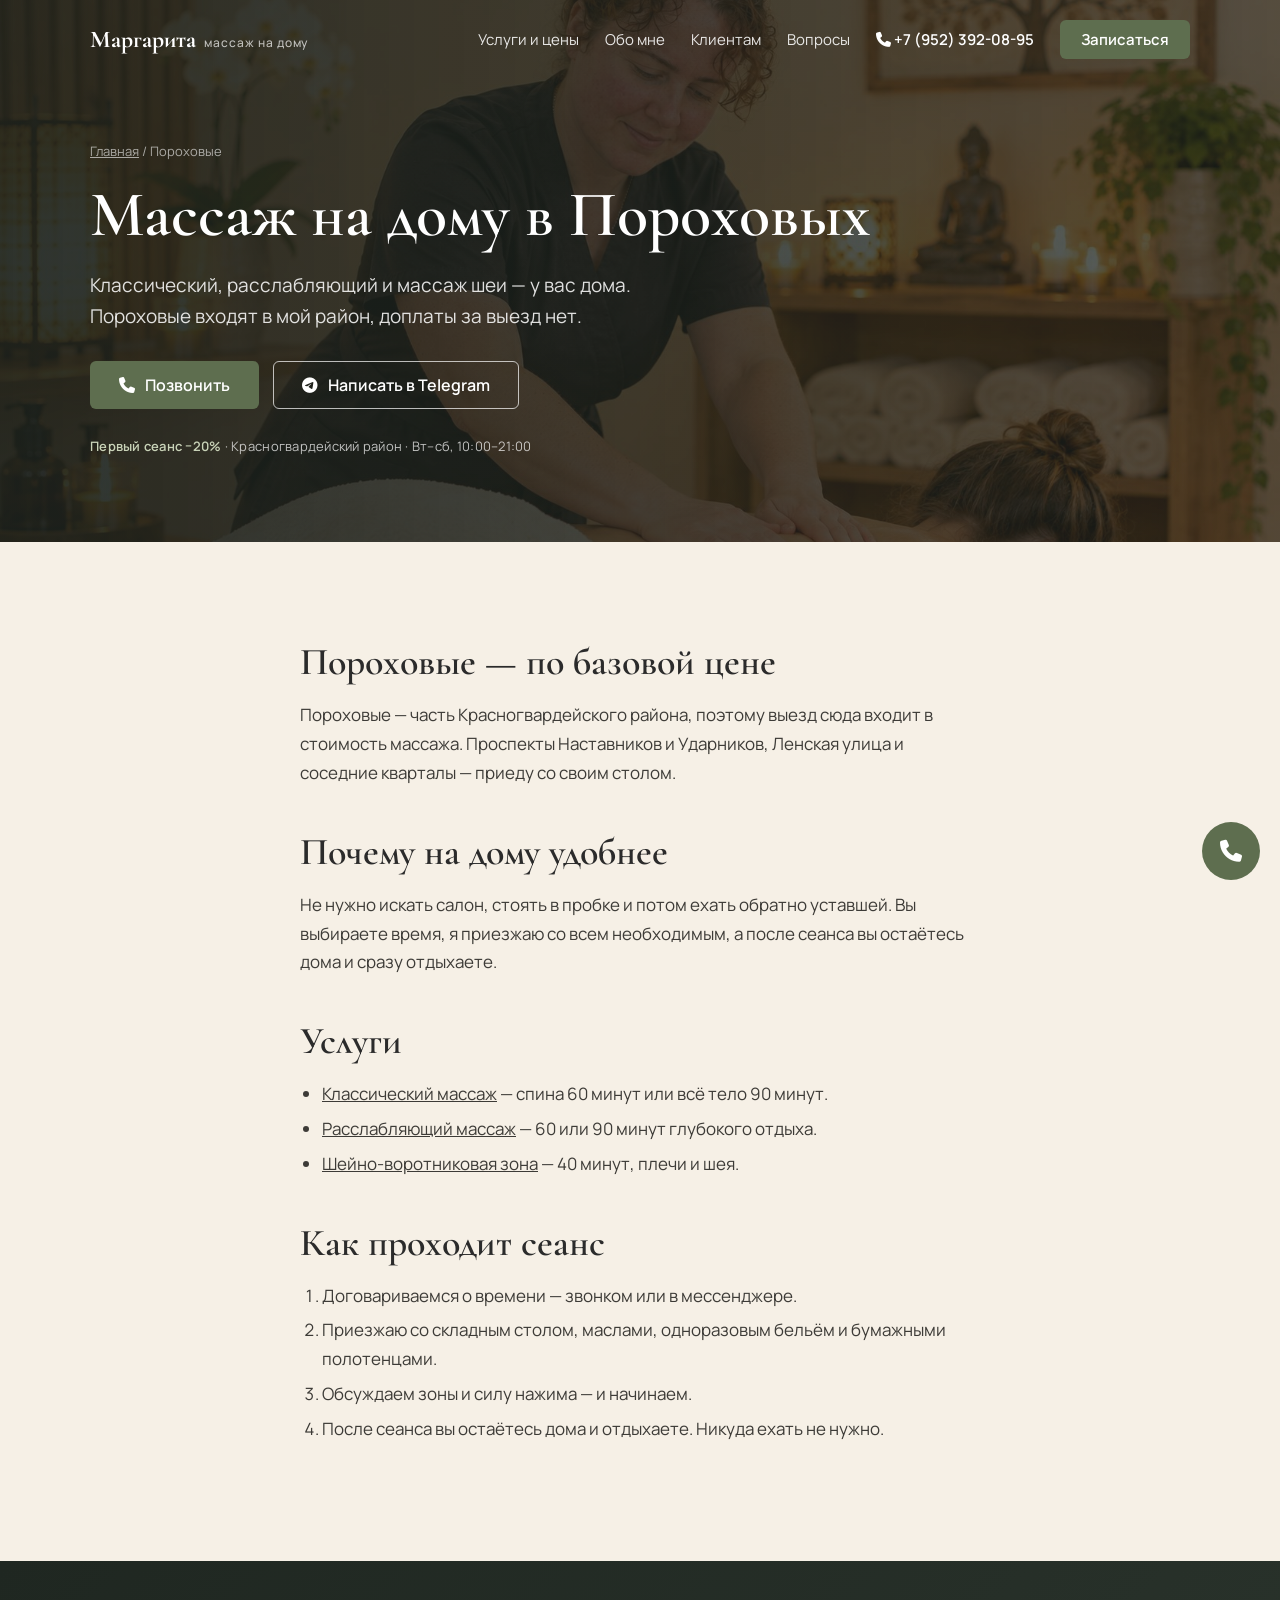
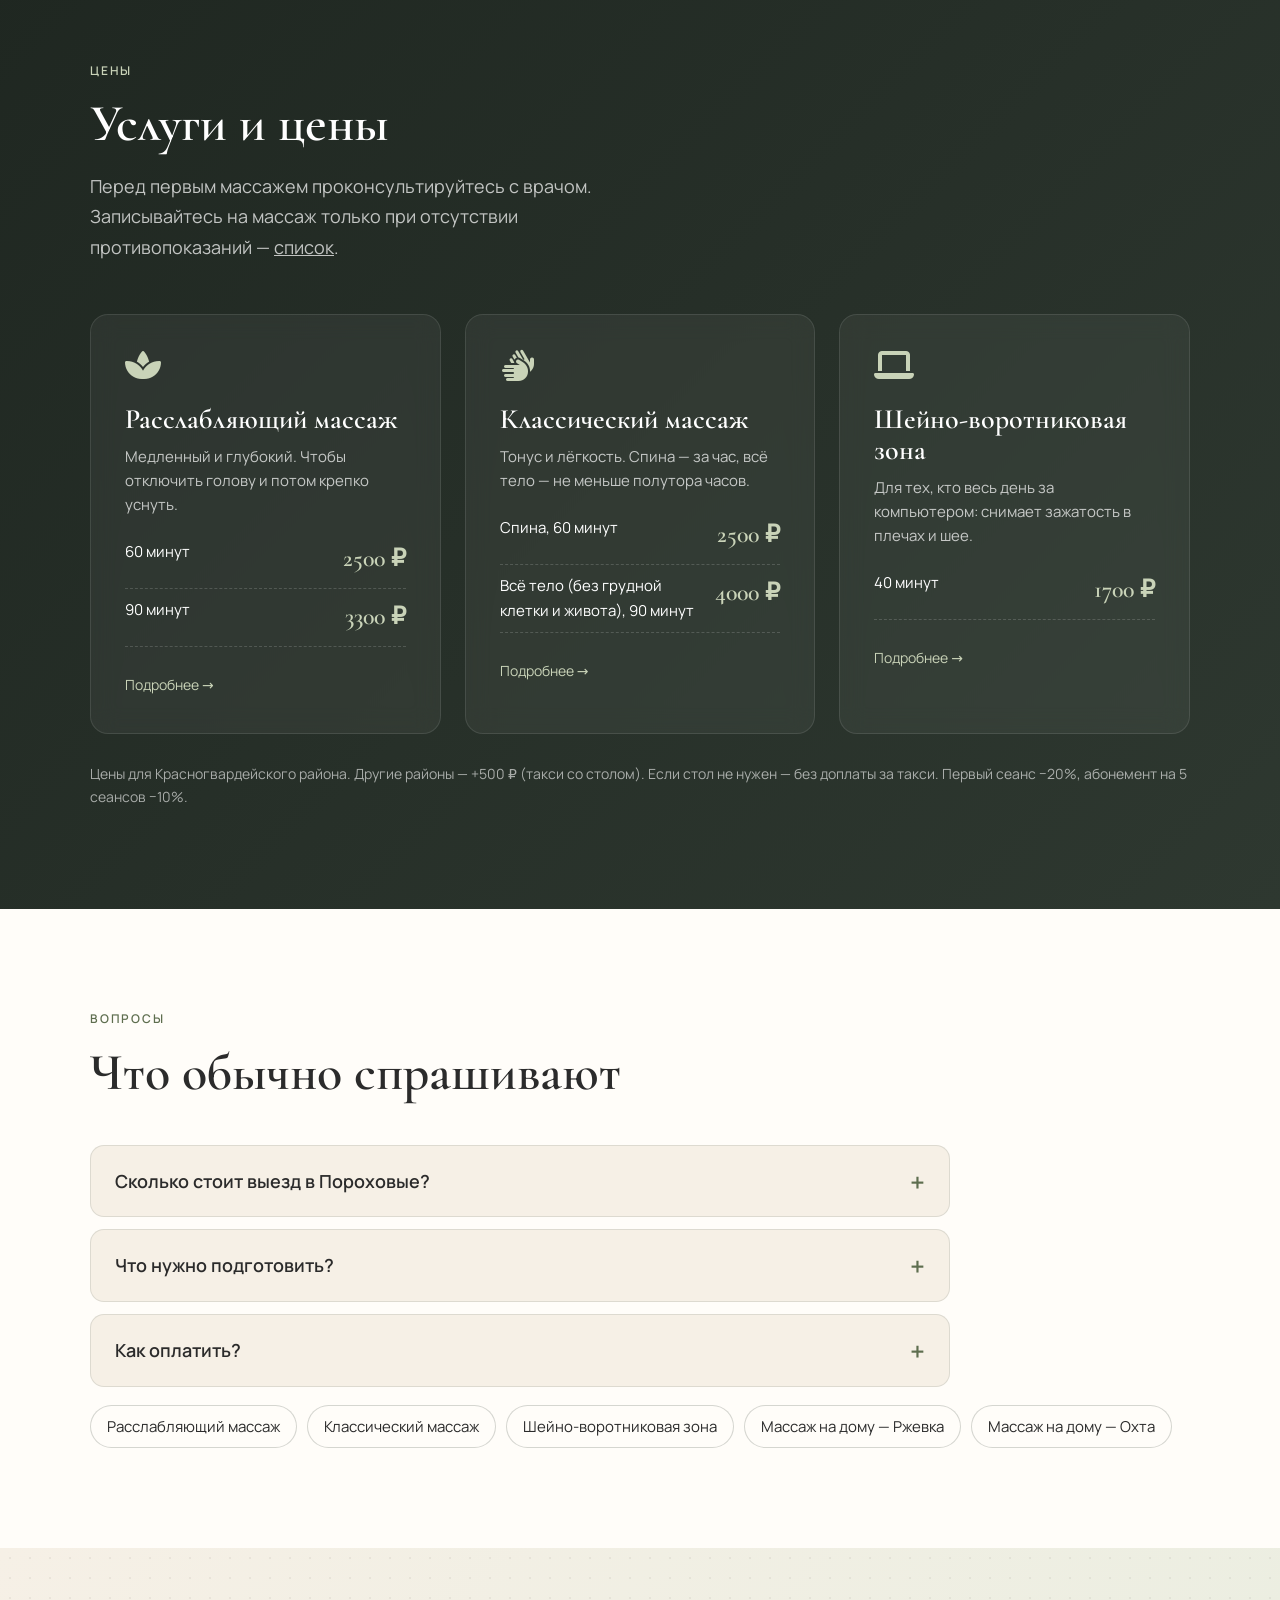
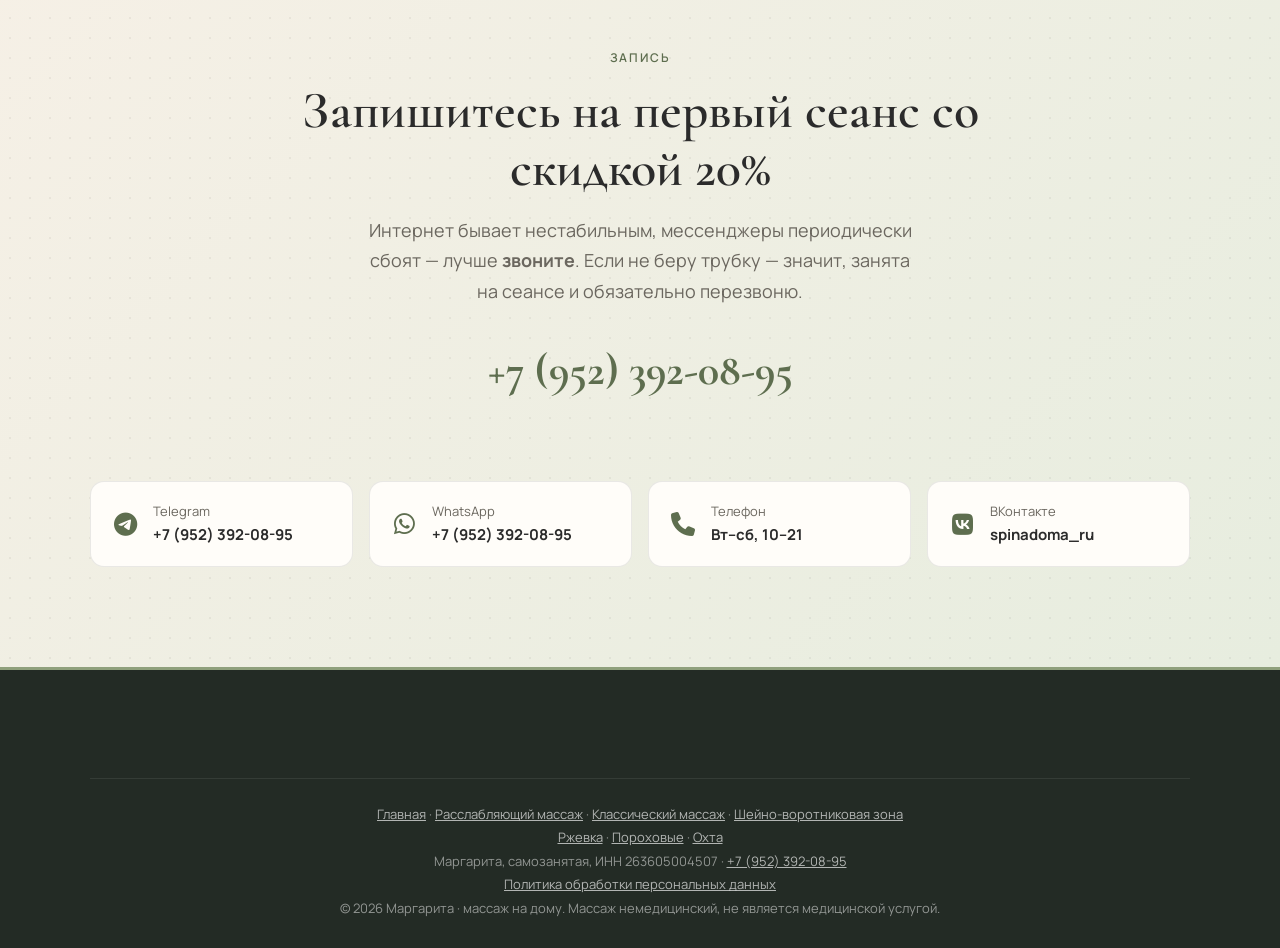
<file: massazh-na-domu-porohovye/index.html>
<!DOCTYPE html>
<html lang="ru">
<head>
<meta charset="UTF-8">
<meta name="viewport" content="width=device-width, initial-scale=1">
<!-- демо: убрать noindex при запуске (вместе с главной) -->
<meta name="robots" content="noindex, nofollow">
<title>Массаж на дому в Пороховых — выезд без доплаты | Маргарита</title>
<meta name="description" content="Массаж с выездом на дом в Пороховых: классический, расслабляющий, шейно-воротниковая зона. Приеду со столом, выезд по базовой цене. От 1700 ₽, первый сеанс −20%.">
<link rel="icon" href="data:image/svg+xml,%3Csvg xmlns='http://www.w3.org/2000/svg' viewBox='0 0 64 64'%3E%3Crect width='64' height='64' rx='14' fill='%232E3830'/%3E%3Ctext x='32' y='44' font-size='34' text-anchor='middle' fill='%23C9D3B8' font-family='serif'%3EМ%3C/text%3E%3C/svg%3E">
<link rel="stylesheet" href="../assets/css/fonts.css">
<link rel="stylesheet" href="../assets/css/fontawesome.css">
<link rel="stylesheet" href="../assets/css/site.css">
<script type="application/ld+json">{"@context": "https://schema.org", "@type": "Service", "name": "Массаж на дому в Пороховых", "provider": {"@type": "HealthAndBeautyBusiness", "name": "Маргарита · массаж на дому", "telephone": "+79523920895", "sameAs": ["https://vk.ru/spinadoma_ru"]}, "areaServed": {"@type": "AdministrativeArea", "name": "Пороховые, Санкт-Петербург"}, "offers": {"@type": "AggregateOffer", "priceCurrency": "RUB", "lowPrice": 1700, "highPrice": 4000}}</script>
</head>
<body>
<header class="site">
  <div class="wrap">
    <a class="brand" href="../">Маргарита<small>массаж на дому</small></a>
    <nav class="main" aria-label="Основное меню">
      <a class="link" href="../#services">Услуги и цены</a>
      <a class="link" href="../#about">Обо мне</a>
      <a class="link" href="../#clients">Клиентам</a>
      <a class="link" href="../#faq">Вопросы</a>
      <a class="phone-link" href="tel:+79523920895"><i class="fa-solid fa-phone"></i> +7 (952) 392-08-95</a>
      <a class="btn btn-primary" href="#contacts">Записаться</a>
    </nav>
    <button class="menu-toggle" aria-label="Открыть меню" aria-expanded="false" aria-controls="mobile-menu"><span></span><span></span><span></span></button>
  </div>
</header>
<div class="mobile-menu" id="mobile-menu">
  <a href="../">Главная</a>
  <a href="../#services">Услуги и цены</a>
  <a href="../#clients">Клиентам</a>
  <a href="../#faq">Вопросы</a>
  <a href="#contacts">Записаться</a>
</div>

<main>
<section class="page-hero">
  <div class="wrap">
    <nav class="crumbs" aria-label="Навигация"><a href="../">Главная</a> / Пороховые</nav>
    <h1>Массаж на дому в Пороховых</h1>
    <p class="sub">Классический, расслабляющий и массаж шеи — у вас дома. Пороховые входят в мой район, доплаты за выезд нет.</p>
    <div class="hero-actions">
      <a class="btn btn-primary" href="tel:+79523920895"><i class="fa-solid fa-phone"></i> Позвонить</a>
      <a class="btn btn-ghost" href="https://t.me/+79523920895" target="_blank" rel="noopener"><i class="fa-brands fa-telegram"></i> Написать в Telegram</a>
    </div>
    <p class="proof"><b>Первый сеанс −20%</b> · Красногвардейский район · Вт–сб, 10:00–21:00</p>
  </div>
</section>

<section class="page-body">
  <div class="wrap prose">
<h2>Пороховые — по базовой цене</h2>
<p>Пороховые — часть Красногвардейского района, поэтому выезд сюда входит в стоимость массажа. Проспекты Наставников и Ударников, Ленская улица и соседние кварталы — приеду со своим столом.</p>
<h2>Почему на дому удобнее</h2>
<p>Не нужно искать салон, стоять в пробке и потом ехать обратно уставшей. Вы выбираете время, я приезжаю со всем необходимым, а после сеанса вы остаётесь дома и сразу отдыхаете.</p>
<h2>Услуги</h2>
<ul><li><a href="../klassicheskij-massazh-na-domu/">Классический массаж</a> — спина 60 минут или всё тело 90 минут.</li>
<li><a href="../rasslablyayushchij-massazh-na-domu/">Расслабляющий массаж</a> — 60 или 90 минут глубокого отдыха.</li>
<li><a href="../massazh-shejno-vorotnikovoj-zony-na-domu/">Шейно-воротниковая зона</a> — 40 минут, плечи и шея.</li></ul>
<h2>Как проходит сеанс</h2><ol><li>Договариваемся о времени — звонком или в мессенджере.</li><li>Приезжаю со складным столом, маслами, одноразовым бельём и бумажными полотенцами.</li><li>Обсуждаем зоны и силу нажима — и начинаем.</li><li>После сеанса вы остаётесь дома и отдыхаете. Никуда ехать не нужно.</li></ol>
  </div>
</section>

<section class="services on-dark">
  <div class="wrap">
    <span class="eyebrow">Цены</span>
    <h2 class="h2">Услуги и цены</h2>
    <p class="lead">Перед первым массажем проконсультируйтесь с врачом. Записывайтесь на массаж только при отсутствии противопоказаний — <a href="../#clients">список</a>.</p>
    <div class="svc-grid three"><article class="service-card"><i class="ic fa-solid fa-spa"></i><h3>Расслабляющий массаж</h3><p>Медленный и глубокий. Чтобы отключить голову и потом крепко уснуть.</p><ul class="price-list"><li>60 минут <b>2500 ₽</b></li><li>90 минут <b>3300 ₽</b></li></ul><a class="more" href="../rasslablyayushchij-massazh-na-domu/">Подробнее →</a></article><article class="service-card"><i class="ic fa-solid fa-hands"></i><h3>Классический массаж</h3><p>Тонус и лёгкость. Спина — за час, всё тело — не меньше полутора часов.</p><ul class="price-list"><li>Спина, 60 минут <b>2500 ₽</b></li><li>Всё тело (без грудной клетки и живота), 90&nbsp;минут <b>4000 ₽</b></li></ul><a class="more" href="../klassicheskij-massazh-na-domu/">Подробнее →</a></article><article class="service-card"><i class="ic fa-solid fa-laptop"></i><h3>Шейно-воротниковая зона</h3><p>Для тех, кто весь день за компьютером: снимает зажатость в плечах и шее.</p><ul class="price-list"><li>40 минут <b>1700 ₽</b></li></ul><a class="more" href="../massazh-shejno-vorotnikovoj-zony-na-domu/">Подробнее →</a></article></div>
    <p class="svc-note">Цены для Красногвардейского района. Другие районы — +500 ₽ (такси со столом). Если стол не нужен — без доплаты за такси. Первый сеанс −20%, абонемент на 5 сеансов −10%.</p>
  </div>
</section>

<section class="faq">
  <div class="wrap">
    <span class="eyebrow">Вопросы</span>
    <h2 class="h2">Что обычно спрашивают</h2>
    <div class="faq-list"><details><summary>Сколько стоит выезд в Пороховые?</summary><p>Выезд входит в цену массажа — это Красногвардейский район.</p></details><details><summary>Что нужно подготовить?</summary><p>Место примерно 2×1 метра, проветренную комнату и комфортный свет. Стол, масла и бельё привезу.</p></details><details><summary>Как оплатить?</summary><p>Наличными или переводом после сеанса. За первый выезд — предоплата 500 ₽, она входит в стоимость.</p></details></div>
    <div class="more-links"><a href="../rasslablyayushchij-massazh-na-domu/">Расслабляющий массаж</a><a href="../klassicheskij-massazh-na-domu/">Классический массаж</a><a href="../massazh-shejno-vorotnikovoj-zony-na-domu/">Шейно-воротниковая зона</a><a href="../massazh-na-domu-rzhevka/">Массаж на дому — Ржевка</a><a href="../massazh-na-domu-ohta/">Массаж на дому — Охта</a></div>
  </div>
</section>

<section class="cta" id="contacts">
  <div class="wrap">
    <span class="eyebrow">Запись</span>
    <h2 class="h2">Запишитесь на первый сеанс со скидкой 20%</h2>
    <p class="lead">Интернет бывает нестабильным, мессенджеры периодически сбоят — лучше <b>звоните</b>. Если не беру трубку — значит, занята на сеансе и обязательно перезвоню.</p>
    <a class="cta-phone" href="tel:+79523920895">+7 (952) 392-08-95</a>
    <div class="contact-cards">
      <a class="contact-card" href="https://t.me/+79523920895" target="_blank" rel="noopener"><i class="fa-brands fa-telegram"></i><div><span>Telegram</span><b>+7 (952) 392-08-95</b></div></a>
      <a class="contact-card" href="https://wa.me/79523920895" target="_blank" rel="noopener"><i class="fa-brands fa-whatsapp"></i><div><span>WhatsApp</span><b>+7 (952) 392-08-95</b></div></a>
      <a class="contact-card" href="tel:+79523920895"><i class="fa-solid fa-phone"></i><div><span>Телефон</span><b>Вт–сб, 10–21</b></div></a>
      <a class="contact-card" href="https://vk.ru/spinadoma_ru" target="_blank" rel="noopener"><i class="fa-brands fa-vk"></i><div><span>ВКонтакте</span><b>spinadoma_ru</b></div></a>
    </div>
  </div>
</section>
</main>

<footer>
  <div class="wrap">
    <div class="foot-legal">
      <a href="../">Главная</a> · <a href="../rasslablyayushchij-massazh-na-domu/">Расслабляющий массаж</a> · <a href="../klassicheskij-massazh-na-domu/">Классический массаж</a> · <a href="../massazh-shejno-vorotnikovoj-zony-na-domu/">Шейно-воротниковая зона</a><br>
      <a href="../massazh-na-domu-rzhevka/">Ржевка</a> · <a href="../massazh-na-domu-porohovye/">Пороховые</a> · <a href="../massazh-na-domu-ohta/">Охта</a><br>
      Маргарита, самозанятая, ИНН 263605004507 · <a href="tel:+79523920895">+7 (952) 392-08-95</a><br>
      <a href="../policy.html">Политика обработки персональных данных</a><br>
      © 2026 Маргарита · массаж на дому. Массаж немедицинский, не является медицинской услугой.
    </div>
  </div>
</footer>

<a class="fab" href="tel:+79523920895" aria-label="Позвонить Маргарите"><i class="fa-solid fa-phone"></i></a>

<script>
(function () {
  var header = document.querySelector('header.site'), toggle = document.querySelector('.menu-toggle');
  function onScroll() { header.classList.toggle('scrolled', window.scrollY > 80); }
  window.addEventListener('scroll', onScroll, { passive: true }); onScroll();
  toggle.addEventListener('click', function () {
    var open = document.body.classList.toggle('menu-open');
    toggle.setAttribute('aria-expanded', open);
    toggle.setAttribute('aria-label', open ? 'Закрыть меню' : 'Открыть меню');
  });
  document.querySelectorAll('.mobile-menu a').forEach(function (a) {
    a.addEventListener('click', function () { document.body.classList.remove('menu-open'); });
  });
})();
</script>
</body>
</html>
</file>
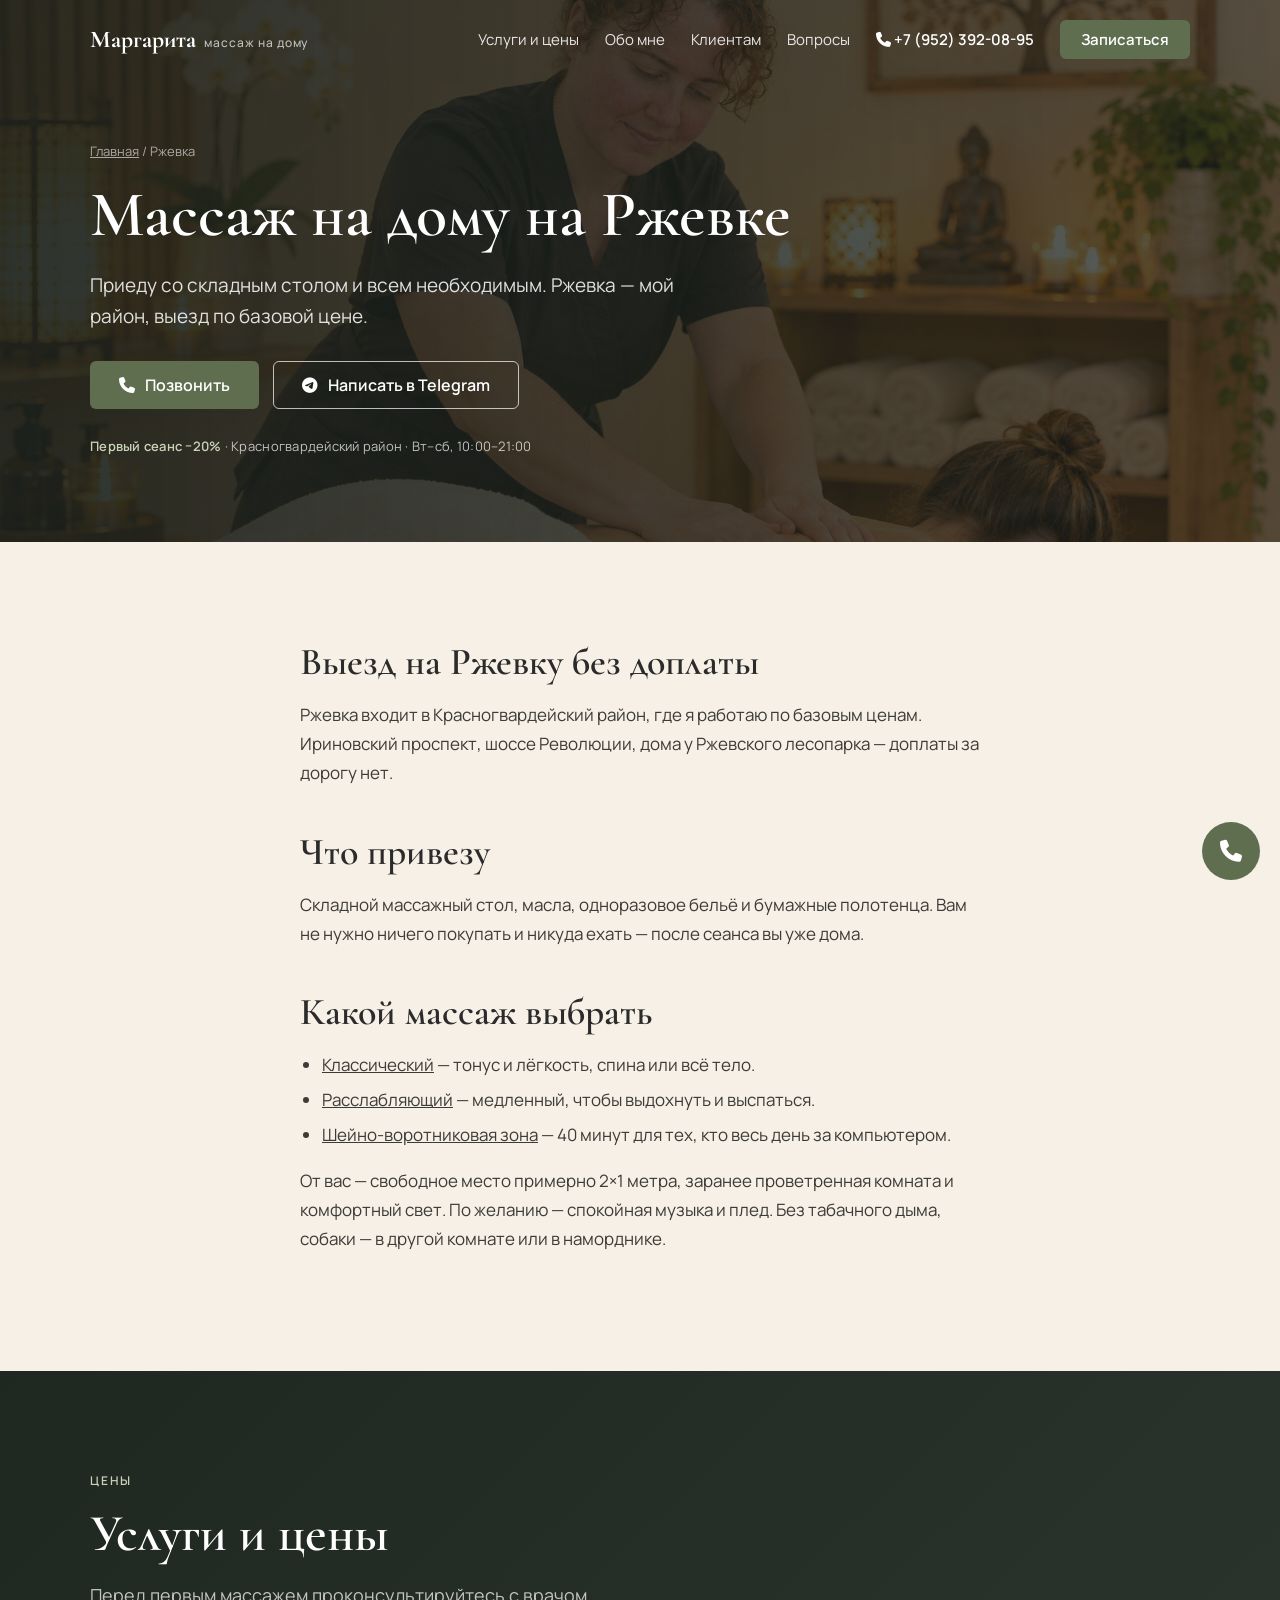
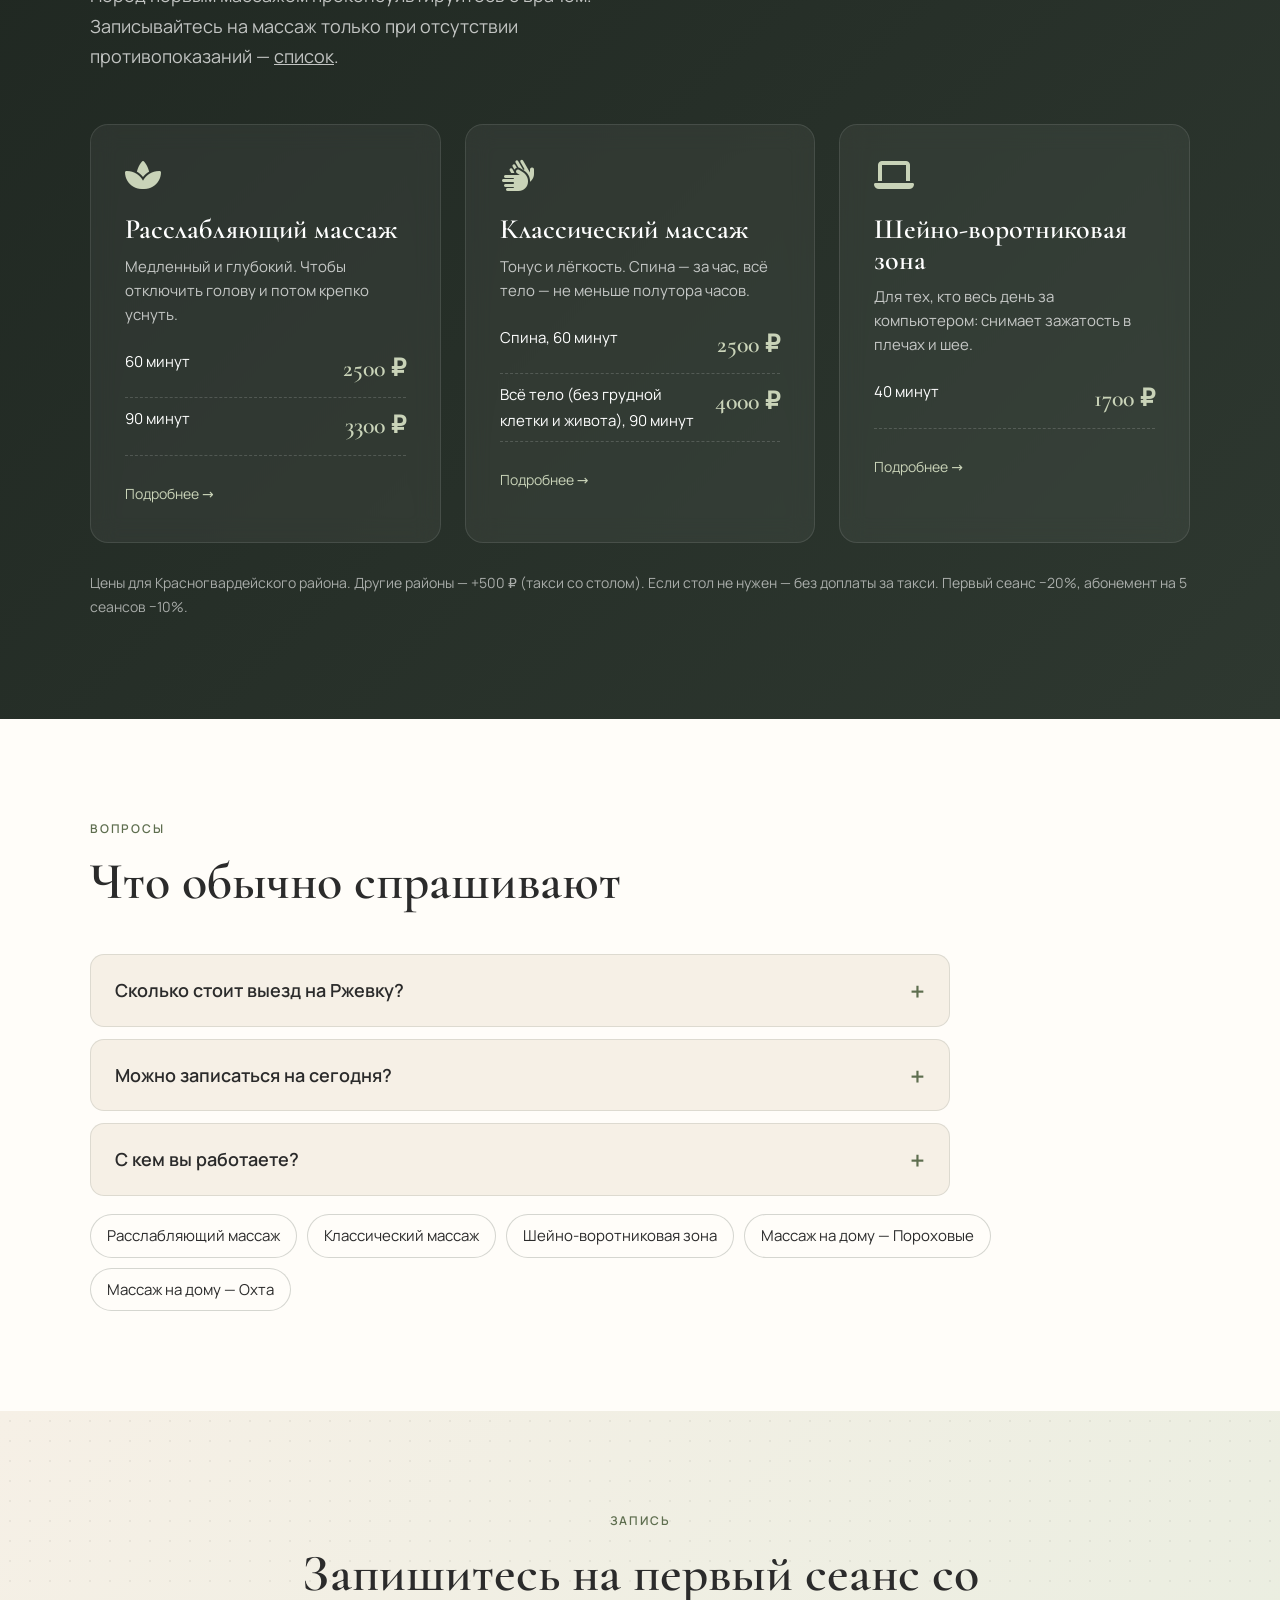
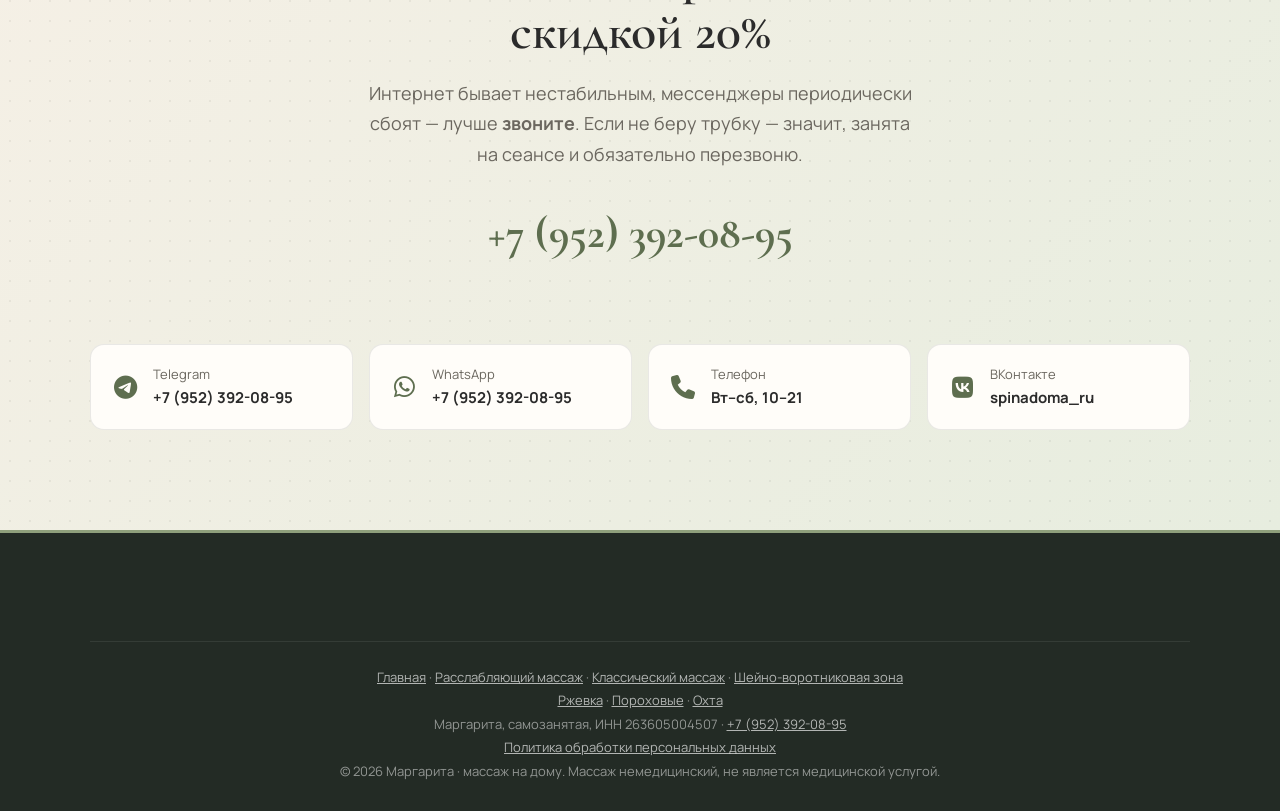
<file: massazh-na-domu-rzhevka/index.html>
<!DOCTYPE html>
<html lang="ru">
<head>
<meta charset="UTF-8">
<meta name="viewport" content="width=device-width, initial-scale=1">
<!-- демо: убрать noindex при запуске (вместе с главной) -->
<meta name="robots" content="noindex, nofollow">
<title>Массаж на дому на Ржевке — выезд без доплаты | Маргарита</title>
<meta name="description" content="Массаж с выездом на дом на Ржевке: классический, расслабляющий, шейно-воротниковая зона. Приеду со столом, выезд по базовой цене. От 1700 ₽, первый сеанс −20%.">
<link rel="icon" href="data:image/svg+xml,%3Csvg xmlns='http://www.w3.org/2000/svg' viewBox='0 0 64 64'%3E%3Crect width='64' height='64' rx='14' fill='%232E3830'/%3E%3Ctext x='32' y='44' font-size='34' text-anchor='middle' fill='%23C9D3B8' font-family='serif'%3EМ%3C/text%3E%3C/svg%3E">
<link rel="stylesheet" href="../assets/css/fonts.css">
<link rel="stylesheet" href="../assets/css/fontawesome.css">
<link rel="stylesheet" href="../assets/css/site.css">
<script type="application/ld+json">{"@context": "https://schema.org", "@type": "Service", "name": "Массаж на дому на Ржевке", "provider": {"@type": "HealthAndBeautyBusiness", "name": "Маргарита · массаж на дому", "telephone": "+79523920895", "sameAs": ["https://vk.ru/spinadoma_ru"]}, "areaServed": {"@type": "AdministrativeArea", "name": "Ржевка, Санкт-Петербург"}, "offers": {"@type": "AggregateOffer", "priceCurrency": "RUB", "lowPrice": 1700, "highPrice": 4000}}</script>
</head>
<body>
<header class="site">
  <div class="wrap">
    <a class="brand" href="../">Маргарита<small>массаж на дому</small></a>
    <nav class="main" aria-label="Основное меню">
      <a class="link" href="../#services">Услуги и цены</a>
      <a class="link" href="../#about">Обо мне</a>
      <a class="link" href="../#clients">Клиентам</a>
      <a class="link" href="../#faq">Вопросы</a>
      <a class="phone-link" href="tel:+79523920895"><i class="fa-solid fa-phone"></i> +7 (952) 392-08-95</a>
      <a class="btn btn-primary" href="#contacts">Записаться</a>
    </nav>
    <button class="menu-toggle" aria-label="Открыть меню" aria-expanded="false" aria-controls="mobile-menu"><span></span><span></span><span></span></button>
  </div>
</header>
<div class="mobile-menu" id="mobile-menu">
  <a href="../">Главная</a>
  <a href="../#services">Услуги и цены</a>
  <a href="../#clients">Клиентам</a>
  <a href="../#faq">Вопросы</a>
  <a href="#contacts">Записаться</a>
</div>

<main>
<section class="page-hero">
  <div class="wrap">
    <nav class="crumbs" aria-label="Навигация"><a href="../">Главная</a> / Ржевка</nav>
    <h1>Массаж на дому на Ржевке</h1>
    <p class="sub">Приеду со складным столом и всем необходимым. Ржевка — мой район, выезд по базовой цене.</p>
    <div class="hero-actions">
      <a class="btn btn-primary" href="tel:+79523920895"><i class="fa-solid fa-phone"></i> Позвонить</a>
      <a class="btn btn-ghost" href="https://t.me/+79523920895" target="_blank" rel="noopener"><i class="fa-brands fa-telegram"></i> Написать в Telegram</a>
    </div>
    <p class="proof"><b>Первый сеанс −20%</b> · Красногвардейский район · Вт–сб, 10:00–21:00</p>
  </div>
</section>

<section class="page-body">
  <div class="wrap prose">
<h2>Выезд на Ржевку без доплаты</h2>
<p>Ржевка входит в Красногвардейский район, где я работаю по базовым ценам. Ириновский проспект, шоссе Революции, дома у Ржевского лесопарка — доплаты за дорогу нет.</p>
<h2>Что привезу</h2>
<p>Складной массажный стол, масла, одноразовое бельё и бумажные полотенца. Вам не нужно ничего покупать и никуда ехать — после сеанса вы уже дома.</p>
<h2>Какой массаж выбрать</h2>
<ul><li><a href="../klassicheskij-massazh-na-domu/">Классический</a> — тонус и лёгкость, спина или всё тело.</li>
<li><a href="../rasslablyayushchij-massazh-na-domu/">Расслабляющий</a> — медленный, чтобы выдохнуть и выспаться.</li>
<li><a href="../massazh-shejno-vorotnikovoj-zony-na-domu/">Шейно-воротниковая зона</a> — 40 минут для тех, кто весь день за компьютером.</li></ul>
<p>От вас — свободное место примерно 2×1 метра, заранее проветренная комната и комфортный свет. По желанию — спокойная музыка и плед. Без табачного дыма, собаки — в другой комнате или в наморднике.</p>
  </div>
</section>

<section class="services on-dark">
  <div class="wrap">
    <span class="eyebrow">Цены</span>
    <h2 class="h2">Услуги и цены</h2>
    <p class="lead">Перед первым массажем проконсультируйтесь с врачом. Записывайтесь на массаж только при отсутствии противопоказаний — <a href="../#clients">список</a>.</p>
    <div class="svc-grid three"><article class="service-card"><i class="ic fa-solid fa-spa"></i><h3>Расслабляющий массаж</h3><p>Медленный и глубокий. Чтобы отключить голову и потом крепко уснуть.</p><ul class="price-list"><li>60 минут <b>2500 ₽</b></li><li>90 минут <b>3300 ₽</b></li></ul><a class="more" href="../rasslablyayushchij-massazh-na-domu/">Подробнее →</a></article><article class="service-card"><i class="ic fa-solid fa-hands"></i><h3>Классический массаж</h3><p>Тонус и лёгкость. Спина — за час, всё тело — не меньше полутора часов.</p><ul class="price-list"><li>Спина, 60 минут <b>2500 ₽</b></li><li>Всё тело (без грудной клетки и живота), 90&nbsp;минут <b>4000 ₽</b></li></ul><a class="more" href="../klassicheskij-massazh-na-domu/">Подробнее →</a></article><article class="service-card"><i class="ic fa-solid fa-laptop"></i><h3>Шейно-воротниковая зона</h3><p>Для тех, кто весь день за компьютером: снимает зажатость в плечах и шее.</p><ul class="price-list"><li>40 минут <b>1700 ₽</b></li></ul><a class="more" href="../massazh-shejno-vorotnikovoj-zony-na-domu/">Подробнее →</a></article></div>
    <p class="svc-note">Цены для Красногвардейского района. Другие районы — +500 ₽ (такси со столом). Если стол не нужен — без доплаты за такси. Первый сеанс −20%, абонемент на 5 сеансов −10%.</p>
  </div>
</section>

<section class="faq">
  <div class="wrap">
    <span class="eyebrow">Вопросы</span>
    <h2 class="h2">Что обычно спрашивают</h2>
    <div class="faq-list"><details><summary>Сколько стоит выезд на Ржевку?</summary><p>Выезд входит в цену массажа. Ржевка — Красногвардейский район, доплаты нет.</p></details><details><summary>Можно записаться на сегодня?</summary><p>Если есть свободное окно — да. Быстрее всего узнать по телефону.</p></details><details><summary>С кем вы работаете?</summary><p>С женщинами от 18 лет. Мужчин принимаю только по рекомендации от своих клиенток.</p></details></div>
    <div class="more-links"><a href="../rasslablyayushchij-massazh-na-domu/">Расслабляющий массаж</a><a href="../klassicheskij-massazh-na-domu/">Классический массаж</a><a href="../massazh-shejno-vorotnikovoj-zony-na-domu/">Шейно-воротниковая зона</a><a href="../massazh-na-domu-porohovye/">Массаж на дому — Пороховые</a><a href="../massazh-na-domu-ohta/">Массаж на дому — Охта</a></div>
  </div>
</section>

<section class="cta" id="contacts">
  <div class="wrap">
    <span class="eyebrow">Запись</span>
    <h2 class="h2">Запишитесь на первый сеанс со скидкой 20%</h2>
    <p class="lead">Интернет бывает нестабильным, мессенджеры периодически сбоят — лучше <b>звоните</b>. Если не беру трубку — значит, занята на сеансе и обязательно перезвоню.</p>
    <a class="cta-phone" href="tel:+79523920895">+7 (952) 392-08-95</a>
    <div class="contact-cards">
      <a class="contact-card" href="https://t.me/+79523920895" target="_blank" rel="noopener"><i class="fa-brands fa-telegram"></i><div><span>Telegram</span><b>+7 (952) 392-08-95</b></div></a>
      <a class="contact-card" href="https://wa.me/79523920895" target="_blank" rel="noopener"><i class="fa-brands fa-whatsapp"></i><div><span>WhatsApp</span><b>+7 (952) 392-08-95</b></div></a>
      <a class="contact-card" href="tel:+79523920895"><i class="fa-solid fa-phone"></i><div><span>Телефон</span><b>Вт–сб, 10–21</b></div></a>
      <a class="contact-card" href="https://vk.ru/spinadoma_ru" target="_blank" rel="noopener"><i class="fa-brands fa-vk"></i><div><span>ВКонтакте</span><b>spinadoma_ru</b></div></a>
    </div>
  </div>
</section>
</main>

<footer>
  <div class="wrap">
    <div class="foot-legal">
      <a href="../">Главная</a> · <a href="../rasslablyayushchij-massazh-na-domu/">Расслабляющий массаж</a> · <a href="../klassicheskij-massazh-na-domu/">Классический массаж</a> · <a href="../massazh-shejno-vorotnikovoj-zony-na-domu/">Шейно-воротниковая зона</a><br>
      <a href="../massazh-na-domu-rzhevka/">Ржевка</a> · <a href="../massazh-na-domu-porohovye/">Пороховые</a> · <a href="../massazh-na-domu-ohta/">Охта</a><br>
      Маргарита, самозанятая, ИНН 263605004507 · <a href="tel:+79523920895">+7 (952) 392-08-95</a><br>
      <a href="../policy.html">Политика обработки персональных данных</a><br>
      © 2026 Маргарита · массаж на дому. Массаж немедицинский, не является медицинской услугой.
    </div>
  </div>
</footer>

<a class="fab" href="tel:+79523920895" aria-label="Позвонить Маргарите"><i class="fa-solid fa-phone"></i></a>

<script>
(function () {
  var header = document.querySelector('header.site'), toggle = document.querySelector('.menu-toggle');
  function onScroll() { header.classList.toggle('scrolled', window.scrollY > 80); }
  window.addEventListener('scroll', onScroll, { passive: true }); onScroll();
  toggle.addEventListener('click', function () {
    var open = document.body.classList.toggle('menu-open');
    toggle.setAttribute('aria-expanded', open);
    toggle.setAttribute('aria-label', open ? 'Закрыть меню' : 'Открыть меню');
  });
  document.querySelectorAll('.mobile-menu a').forEach(function (a) {
    a.addEventListener('click', function () { document.body.classList.remove('menu-open'); });
  });
})();
</script>
</body>
</html>
</file>
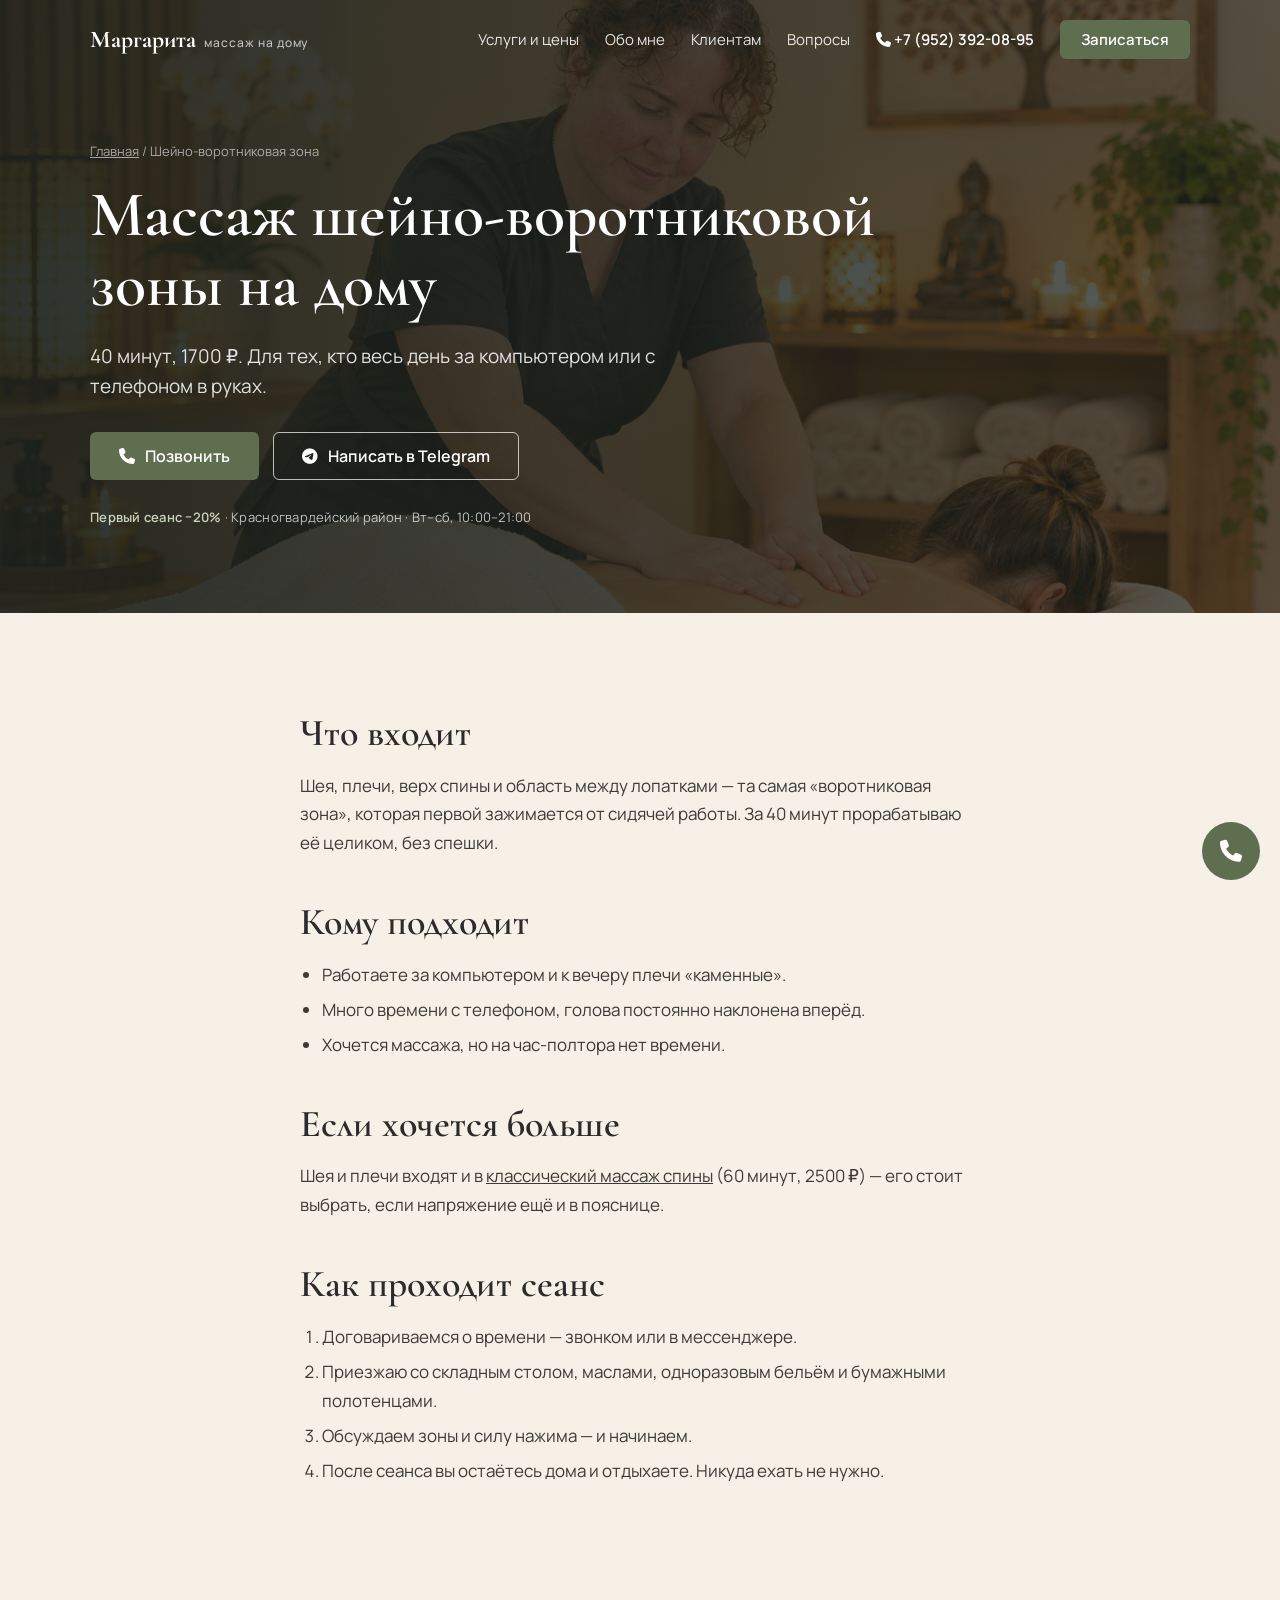
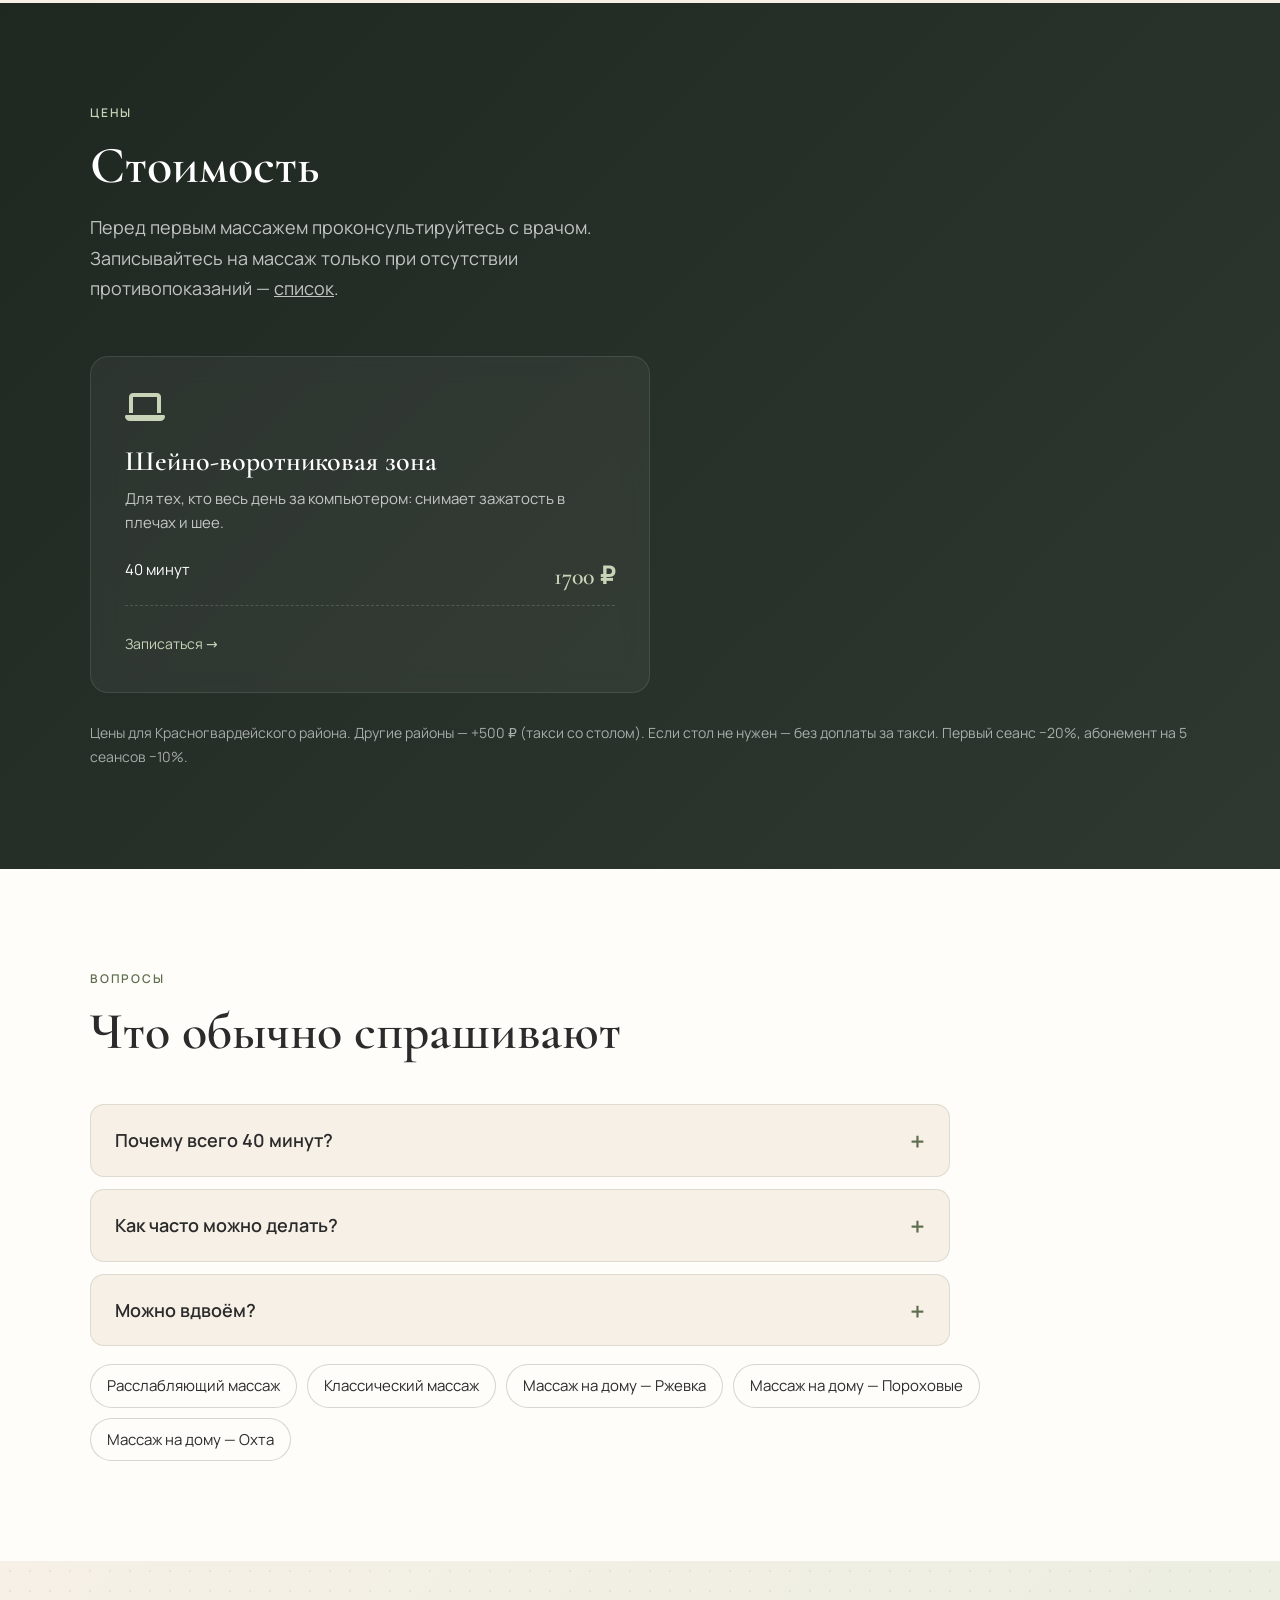
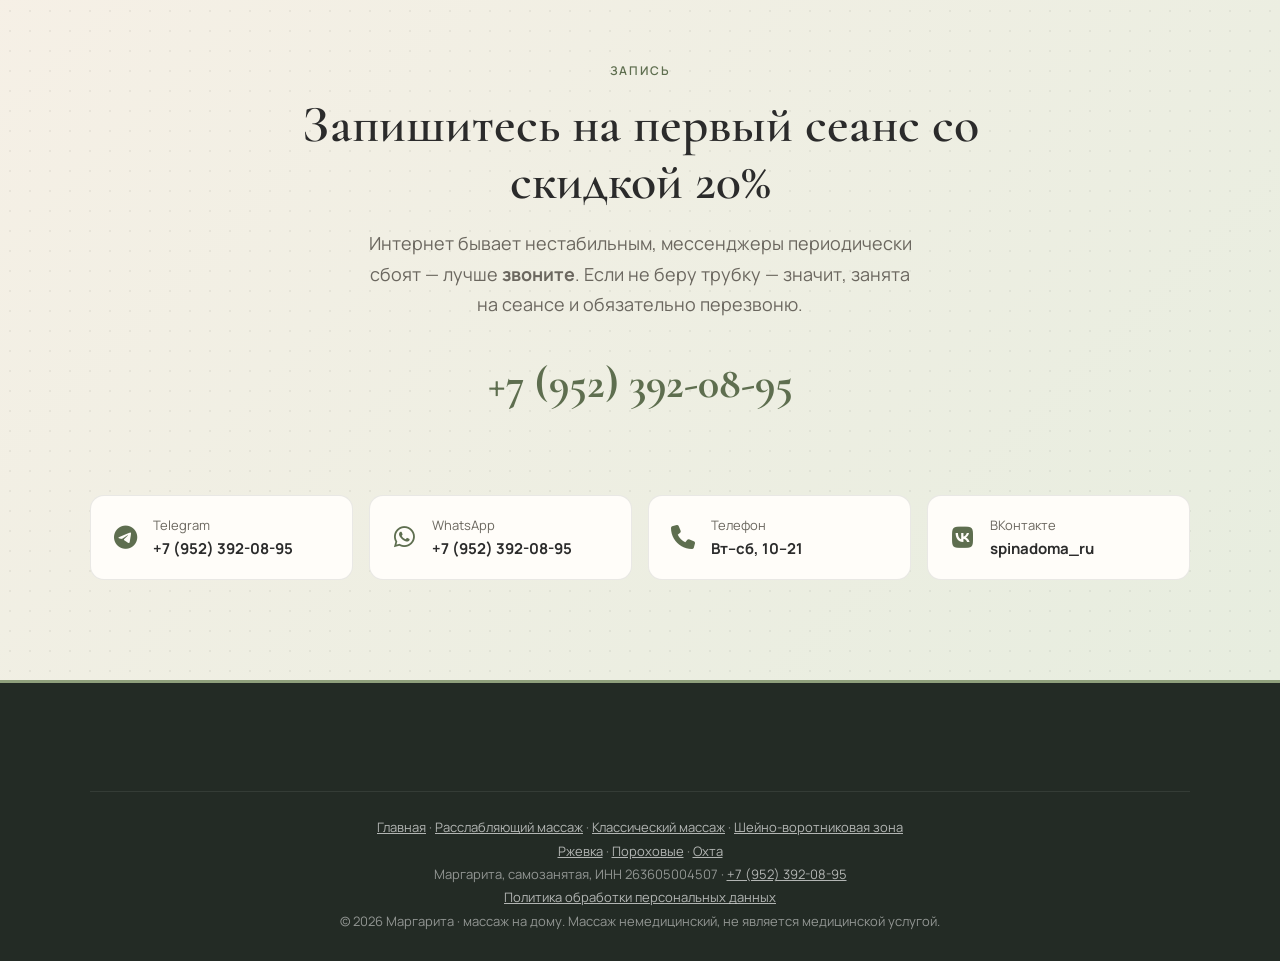
<file: massazh-shejno-vorotnikovoj-zony-na-domu/index.html>
<!DOCTYPE html>
<html lang="ru">
<head>
<meta charset="UTF-8">
<meta name="viewport" content="width=device-width, initial-scale=1">
<!-- демо: убрать noindex при запуске (вместе с главной) -->
<meta name="robots" content="noindex, nofollow">
<title>Массаж шейно-воротниковой зоны на дому в СПб — 1700 ₽ | Маргарита</title>
<meta name="description" content="Массаж шеи, плеч и воротниковой зоны с выездом на дом: 40 мин — 1700 ₽. Для тех, кто весь день за компьютером. Красногвардейский район, первый сеанс −20%.">
<link rel="icon" href="data:image/svg+xml,%3Csvg xmlns='http://www.w3.org/2000/svg' viewBox='0 0 64 64'%3E%3Crect width='64' height='64' rx='14' fill='%232E3830'/%3E%3Ctext x='32' y='44' font-size='34' text-anchor='middle' fill='%23C9D3B8' font-family='serif'%3EМ%3C/text%3E%3C/svg%3E">
<link rel="stylesheet" href="../assets/css/fonts.css">
<link rel="stylesheet" href="../assets/css/fontawesome.css">
<link rel="stylesheet" href="../assets/css/site.css">
<script type="application/ld+json">{"@context": "https://schema.org", "@type": "Service", "name": "Массаж шейно-воротниковой зоны на дому", "provider": {"@type": "HealthAndBeautyBusiness", "name": "Маргарита · массаж на дому", "telephone": "+79523920895", "sameAs": ["https://vk.ru/spinadoma_ru"]}, "areaServed": {"@type": "AdministrativeArea", "name": "Красногвардейский район, Санкт-Петербург"}, "offers": {"@type": "AggregateOffer", "priceCurrency": "RUB", "lowPrice": 1700, "highPrice": 1700}}</script>
</head>
<body>
<header class="site">
  <div class="wrap">
    <a class="brand" href="../">Маргарита<small>массаж на дому</small></a>
    <nav class="main" aria-label="Основное меню">
      <a class="link" href="../#services">Услуги и цены</a>
      <a class="link" href="../#about">Обо мне</a>
      <a class="link" href="../#clients">Клиентам</a>
      <a class="link" href="../#faq">Вопросы</a>
      <a class="phone-link" href="tel:+79523920895"><i class="fa-solid fa-phone"></i> +7 (952) 392-08-95</a>
      <a class="btn btn-primary" href="#contacts">Записаться</a>
    </nav>
    <button class="menu-toggle" aria-label="Открыть меню" aria-expanded="false" aria-controls="mobile-menu"><span></span><span></span><span></span></button>
  </div>
</header>
<div class="mobile-menu" id="mobile-menu">
  <a href="../">Главная</a>
  <a href="../#services">Услуги и цены</a>
  <a href="../#clients">Клиентам</a>
  <a href="../#faq">Вопросы</a>
  <a href="#contacts">Записаться</a>
</div>

<main>
<section class="page-hero">
  <div class="wrap">
    <nav class="crumbs" aria-label="Навигация"><a href="../">Главная</a> / Шейно-воротниковая зона</nav>
    <h1>Массаж шейно-воротниковой зоны на дому</h1>
    <p class="sub">40 минут, 1700 ₽. Для тех, кто весь день за компьютером или с телефоном в руках.</p>
    <div class="hero-actions">
      <a class="btn btn-primary" href="tel:+79523920895"><i class="fa-solid fa-phone"></i> Позвонить</a>
      <a class="btn btn-ghost" href="https://t.me/+79523920895" target="_blank" rel="noopener"><i class="fa-brands fa-telegram"></i> Написать в Telegram</a>
    </div>
    <p class="proof"><b>Первый сеанс −20%</b> · Красногвардейский район · Вт–сб, 10:00–21:00</p>
  </div>
</section>

<section class="page-body">
  <div class="wrap prose">
<h2>Что входит</h2>
<p>Шея, плечи, верх спины и область между лопатками — та самая «воротниковая зона», которая первой зажимается от сидячей работы. За 40 минут прорабатываю её целиком, без спешки.</p>
<h2>Кому подходит</h2>
<ul><li>Работаете за компьютером и к вечеру плечи «каменные».</li>
<li>Много времени с телефоном, голова постоянно наклонена вперёд.</li>
<li>Хочется массажа, но на час-полтора нет времени.</li></ul>
<h2>Если хочется больше</h2>
<p>Шея и плечи входят и в <a href="../klassicheskij-massazh-na-domu/">классический массаж спины</a> (60 минут, 2500 ₽) — его стоит выбрать, если напряжение ещё и в пояснице.</p>
<h2>Как проходит сеанс</h2><ol><li>Договариваемся о времени — звонком или в мессенджере.</li><li>Приезжаю со складным столом, маслами, одноразовым бельём и бумажными полотенцами.</li><li>Обсуждаем зоны и силу нажима — и начинаем.</li><li>После сеанса вы остаётесь дома и отдыхаете. Никуда ехать не нужно.</li></ol>
  </div>
</section>

<section class="services on-dark">
  <div class="wrap">
    <span class="eyebrow">Цены</span>
    <h2 class="h2">Стоимость</h2>
    <p class="lead">Перед первым массажем проконсультируйтесь с врачом. Записывайтесь на массаж только при отсутствии противопоказаний — <a href="../#clients">список</a>.</p>
    <div class="svc-grid one"><article class="service-card"><i class="ic fa-solid fa-laptop"></i><h3>Шейно-воротниковая зона</h3><p>Для тех, кто весь день за компьютером: снимает зажатость в плечах и шее.</p><ul class="price-list"><li>40 минут <b>1700 ₽</b></li></ul><a class="more" href="#contacts">Записаться →</a></article></div>
    <p class="svc-note">Цены для Красногвардейского района. Другие районы — +500 ₽ (такси со столом). Если стол не нужен — без доплаты за такси. Первый сеанс −20%, абонемент на 5 сеансов −10%.</p>
  </div>
</section>

<section class="faq">
  <div class="wrap">
    <span class="eyebrow">Вопросы</span>
    <h2 class="h2">Что обычно спрашивают</h2>
    <div class="faq-list"><details><summary>Почему всего 40 минут?</summary><p>Зона небольшая, 40 минут хватает, чтобы проработать её целиком. Для всей спины есть классический массаж на 60 минут.</p></details><details><summary>Как часто можно делать?</summary><p>Обычно — раз в неделю-две или курсом. На 5 сеансов есть абонемент со скидкой 10%.</p></details><details><summary>Можно вдвоём?</summary><p>Да. Второму клиенту на том же адресе — скидка 500 ₽.</p></details></div>
    <div class="more-links"><a href="../rasslablyayushchij-massazh-na-domu/">Расслабляющий массаж</a><a href="../klassicheskij-massazh-na-domu/">Классический массаж</a><a href="../massazh-na-domu-rzhevka/">Массаж на дому — Ржевка</a><a href="../massazh-na-domu-porohovye/">Массаж на дому — Пороховые</a><a href="../massazh-na-domu-ohta/">Массаж на дому — Охта</a></div>
  </div>
</section>

<section class="cta" id="contacts">
  <div class="wrap">
    <span class="eyebrow">Запись</span>
    <h2 class="h2">Запишитесь на первый сеанс со скидкой 20%</h2>
    <p class="lead">Интернет бывает нестабильным, мессенджеры периодически сбоят — лучше <b>звоните</b>. Если не беру трубку — значит, занята на сеансе и обязательно перезвоню.</p>
    <a class="cta-phone" href="tel:+79523920895">+7 (952) 392-08-95</a>
    <div class="contact-cards">
      <a class="contact-card" href="https://t.me/+79523920895" target="_blank" rel="noopener"><i class="fa-brands fa-telegram"></i><div><span>Telegram</span><b>+7 (952) 392-08-95</b></div></a>
      <a class="contact-card" href="https://wa.me/79523920895" target="_blank" rel="noopener"><i class="fa-brands fa-whatsapp"></i><div><span>WhatsApp</span><b>+7 (952) 392-08-95</b></div></a>
      <a class="contact-card" href="tel:+79523920895"><i class="fa-solid fa-phone"></i><div><span>Телефон</span><b>Вт–сб, 10–21</b></div></a>
      <a class="contact-card" href="https://vk.ru/spinadoma_ru" target="_blank" rel="noopener"><i class="fa-brands fa-vk"></i><div><span>ВКонтакте</span><b>spinadoma_ru</b></div></a>
    </div>
  </div>
</section>
</main>

<footer>
  <div class="wrap">
    <div class="foot-legal">
      <a href="../">Главная</a> · <a href="../rasslablyayushchij-massazh-na-domu/">Расслабляющий массаж</a> · <a href="../klassicheskij-massazh-na-domu/">Классический массаж</a> · <a href="../massazh-shejno-vorotnikovoj-zony-na-domu/">Шейно-воротниковая зона</a><br>
      <a href="../massazh-na-domu-rzhevka/">Ржевка</a> · <a href="../massazh-na-domu-porohovye/">Пороховые</a> · <a href="../massazh-na-domu-ohta/">Охта</a><br>
      Маргарита, самозанятая, ИНН 263605004507 · <a href="tel:+79523920895">+7 (952) 392-08-95</a><br>
      <a href="../policy.html">Политика обработки персональных данных</a><br>
      © 2026 Маргарита · массаж на дому. Массаж немедицинский, не является медицинской услугой.
    </div>
  </div>
</footer>

<a class="fab" href="tel:+79523920895" aria-label="Позвонить Маргарите"><i class="fa-solid fa-phone"></i></a>

<script>
(function () {
  var header = document.querySelector('header.site'), toggle = document.querySelector('.menu-toggle');
  function onScroll() { header.classList.toggle('scrolled', window.scrollY > 80); }
  window.addEventListener('scroll', onScroll, { passive: true }); onScroll();
  toggle.addEventListener('click', function () {
    var open = document.body.classList.toggle('menu-open');
    toggle.setAttribute('aria-expanded', open);
    toggle.setAttribute('aria-label', open ? 'Закрыть меню' : 'Открыть меню');
  });
  document.querySelectorAll('.mobile-menu a').forEach(function (a) {
    a.addEventListener('click', function () { document.body.classList.remove('menu-open'); });
  });
})();
</script>
</body>
</html>
</file>
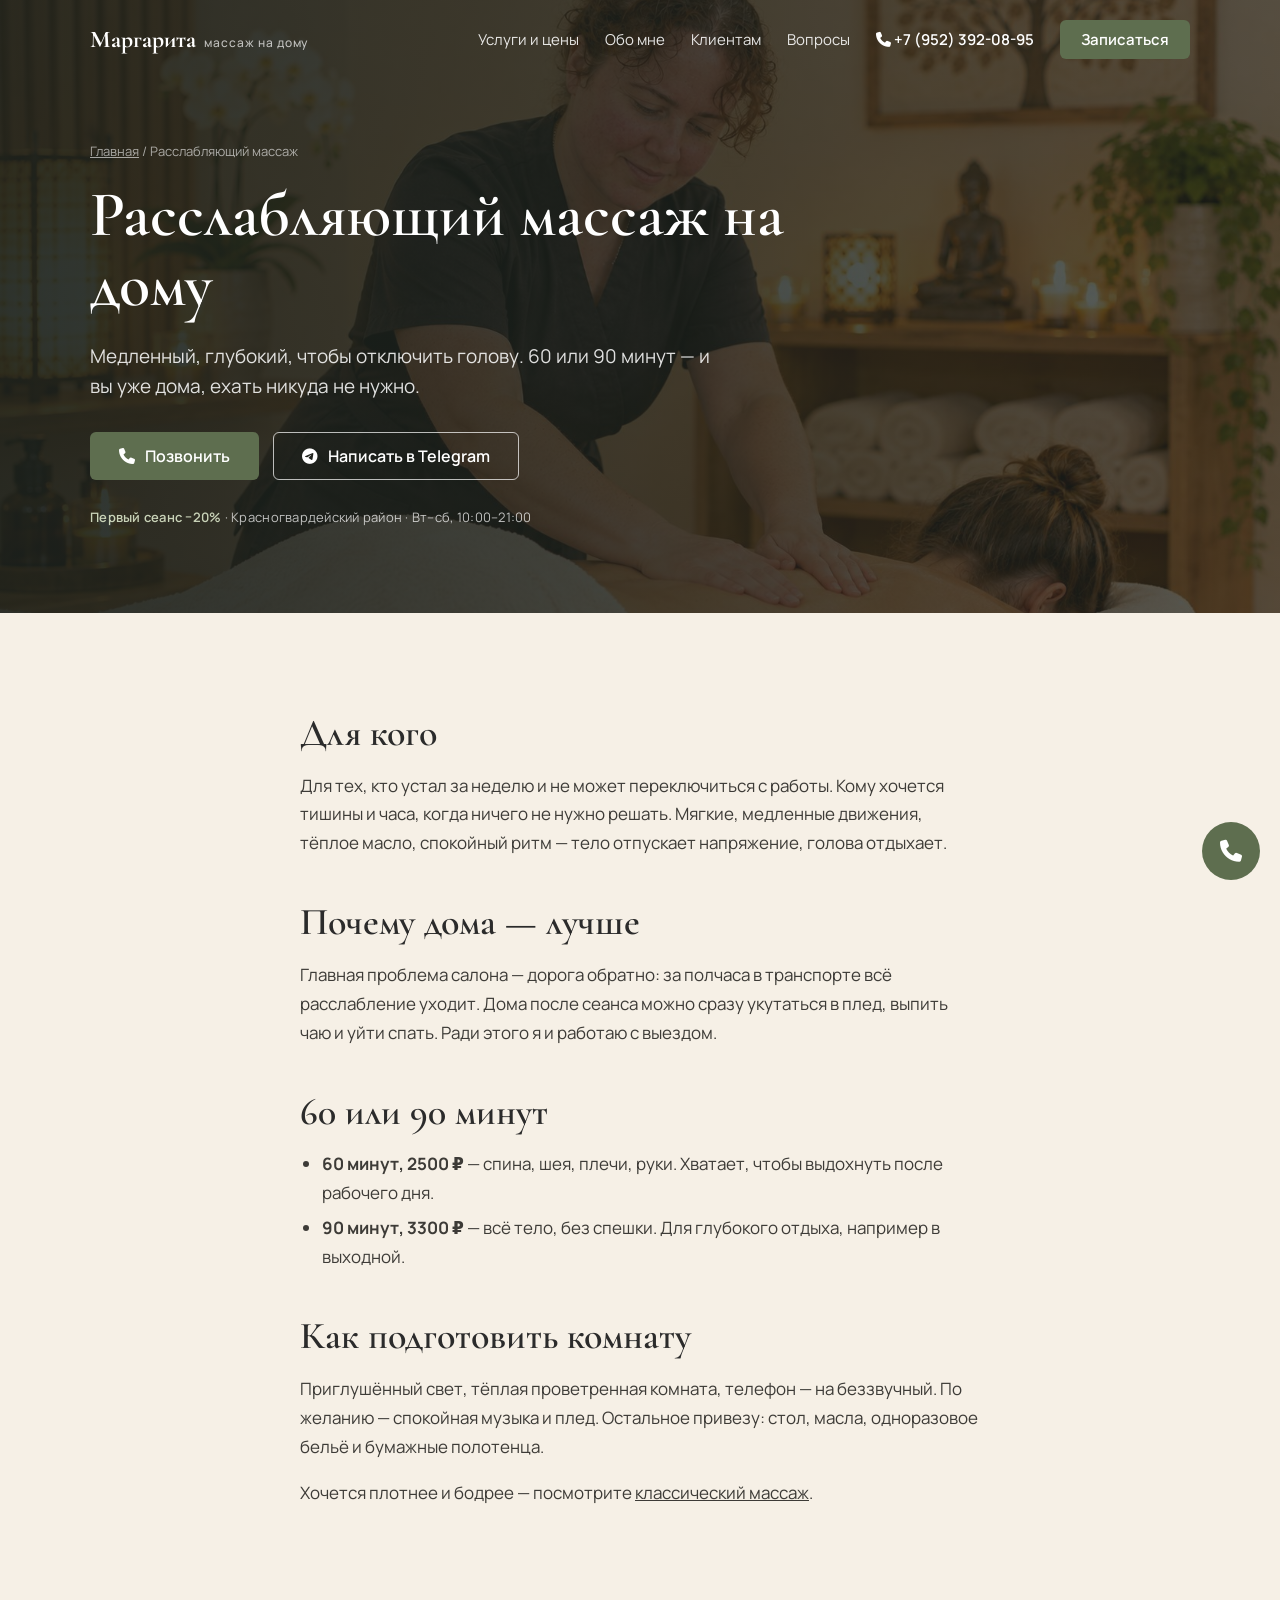
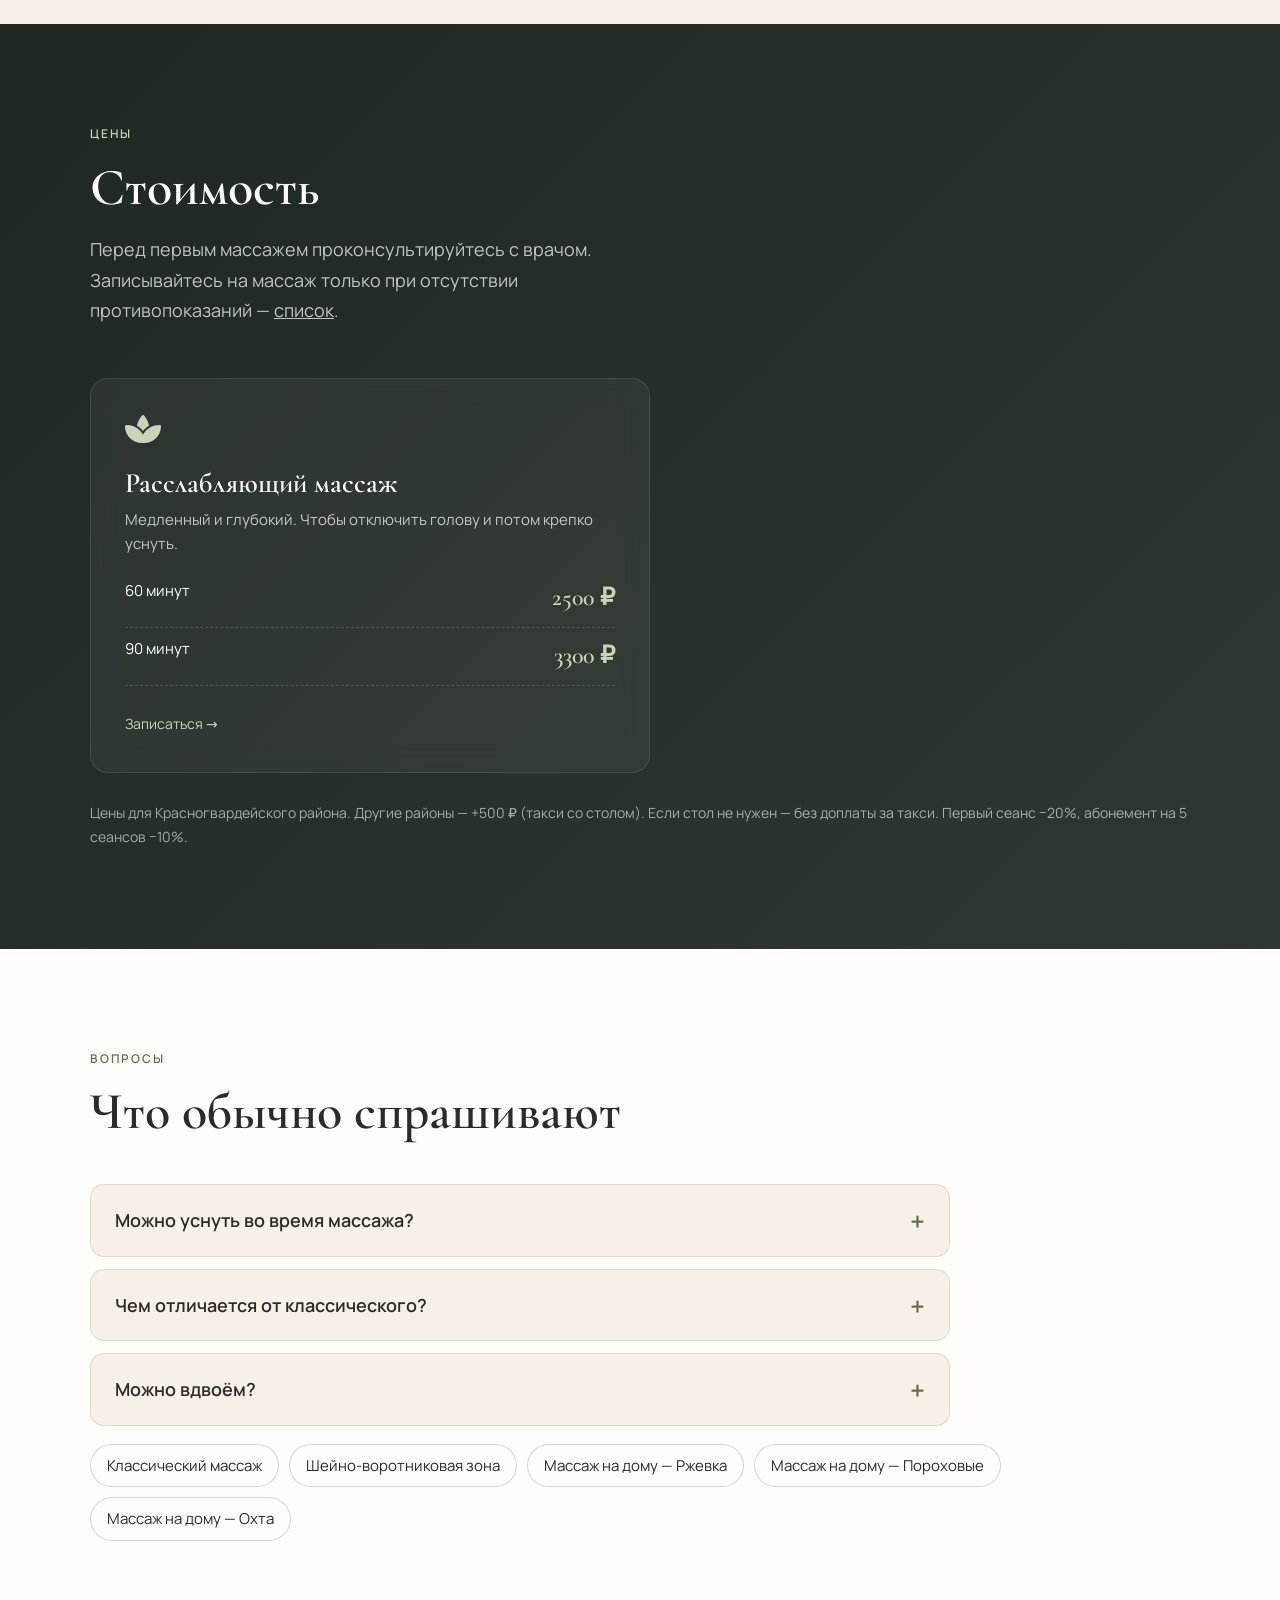
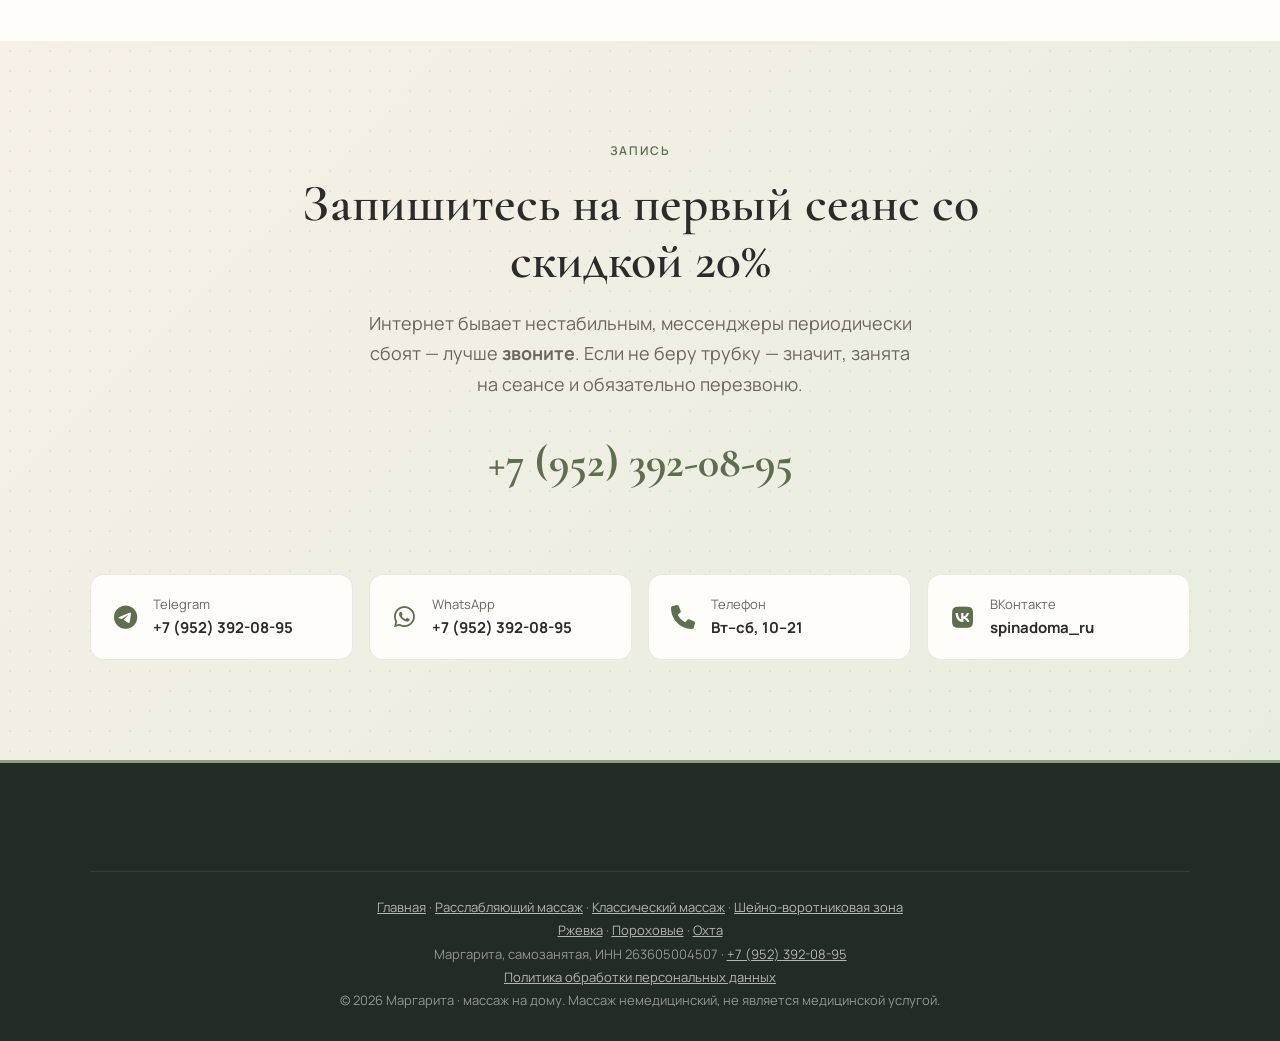
<file: rasslablyayushchij-massazh-na-domu/index.html>
<!DOCTYPE html>
<html lang="ru">
<head>
<meta charset="UTF-8">
<meta name="viewport" content="width=device-width, initial-scale=1">
<!-- демо: убрать noindex при запуске (вместе с главной) -->
<meta name="robots" content="noindex, nofollow">
<title>Расслабляющий массаж на дому в СПб — от 2500 ₽ | Маргарита</title>
<meta name="description" content="Расслабляющий массаж с выездом на дом: 60 мин — 2500 ₽, 90 мин — 3300 ₽. Приеду со столом в Красногвардейский район. После сеанса — сразу отдыхать. Первый сеанс −20%.">
<link rel="icon" href="data:image/svg+xml,%3Csvg xmlns='http://www.w3.org/2000/svg' viewBox='0 0 64 64'%3E%3Crect width='64' height='64' rx='14' fill='%232E3830'/%3E%3Ctext x='32' y='44' font-size='34' text-anchor='middle' fill='%23C9D3B8' font-family='serif'%3EМ%3C/text%3E%3C/svg%3E">
<link rel="stylesheet" href="../assets/css/fonts.css">
<link rel="stylesheet" href="../assets/css/fontawesome.css">
<link rel="stylesheet" href="../assets/css/site.css">
<script type="application/ld+json">{"@context": "https://schema.org", "@type": "Service", "name": "Расслабляющий массаж на дому", "provider": {"@type": "HealthAndBeautyBusiness", "name": "Маргарита · массаж на дому", "telephone": "+79523920895", "sameAs": ["https://vk.ru/spinadoma_ru"]}, "areaServed": {"@type": "AdministrativeArea", "name": "Красногвардейский район, Санкт-Петербург"}, "offers": {"@type": "AggregateOffer", "priceCurrency": "RUB", "lowPrice": 2500, "highPrice": 3300}}</script>
</head>
<body>
<header class="site">
  <div class="wrap">
    <a class="brand" href="../">Маргарита<small>массаж на дому</small></a>
    <nav class="main" aria-label="Основное меню">
      <a class="link" href="../#services">Услуги и цены</a>
      <a class="link" href="../#about">Обо мне</a>
      <a class="link" href="../#clients">Клиентам</a>
      <a class="link" href="../#faq">Вопросы</a>
      <a class="phone-link" href="tel:+79523920895"><i class="fa-solid fa-phone"></i> +7 (952) 392-08-95</a>
      <a class="btn btn-primary" href="#contacts">Записаться</a>
    </nav>
    <button class="menu-toggle" aria-label="Открыть меню" aria-expanded="false" aria-controls="mobile-menu"><span></span><span></span><span></span></button>
  </div>
</header>
<div class="mobile-menu" id="mobile-menu">
  <a href="../">Главная</a>
  <a href="../#services">Услуги и цены</a>
  <a href="../#clients">Клиентам</a>
  <a href="../#faq">Вопросы</a>
  <a href="#contacts">Записаться</a>
</div>

<main>
<section class="page-hero">
  <div class="wrap">
    <nav class="crumbs" aria-label="Навигация"><a href="../">Главная</a> / Расслабляющий массаж</nav>
    <h1>Расслабляющий массаж на дому</h1>
    <p class="sub">Медленный, глубокий, чтобы отключить голову. 60 или 90 минут — и вы уже дома, ехать никуда не нужно.</p>
    <div class="hero-actions">
      <a class="btn btn-primary" href="tel:+79523920895"><i class="fa-solid fa-phone"></i> Позвонить</a>
      <a class="btn btn-ghost" href="https://t.me/+79523920895" target="_blank" rel="noopener"><i class="fa-brands fa-telegram"></i> Написать в Telegram</a>
    </div>
    <p class="proof"><b>Первый сеанс −20%</b> · Красногвардейский район · Вт–сб, 10:00–21:00</p>
  </div>
</section>

<section class="page-body">
  <div class="wrap prose">
<h2>Для кого</h2>
<p>Для тех, кто устал за неделю и не может переключиться с работы. Кому хочется тишины и часа, когда ничего не нужно решать. Мягкие, медленные движения, тёплое масло, спокойный ритм — тело отпускает напряжение, голова отдыхает.</p>
<h2>Почему дома — лучше</h2>
<p>Главная проблема салона — дорога обратно: за полчаса в транспорте всё расслабление уходит. Дома после сеанса можно сразу укутаться в плед, выпить чаю и уйти спать. Ради этого я и работаю с выездом.</p>
<h2>60 или 90 минут</h2>
<ul><li><b>60 минут, 2500 ₽</b> — спина, шея, плечи, руки. Хватает, чтобы выдохнуть после рабочего дня.</li>
<li><b>90 минут, 3300 ₽</b> — всё тело, без спешки. Для глубокого отдыха, например в выходной.</li></ul>
<h2>Как подготовить комнату</h2>
<p>Приглушённый свет, тёплая проветренная комната, телефон — на беззвучный. По желанию — спокойная музыка и плед. Остальное привезу: стол, масла, одноразовое бельё и бумажные полотенца.</p>
<p>Хочется плотнее и бодрее — посмотрите <a href="../klassicheskij-massazh-na-domu/">классический массаж</a>.</p>
  </div>
</section>

<section class="services on-dark">
  <div class="wrap">
    <span class="eyebrow">Цены</span>
    <h2 class="h2">Стоимость</h2>
    <p class="lead">Перед первым массажем проконсультируйтесь с врачом. Записывайтесь на массаж только при отсутствии противопоказаний — <a href="../#clients">список</a>.</p>
    <div class="svc-grid one"><article class="service-card"><i class="ic fa-solid fa-spa"></i><h3>Расслабляющий массаж</h3><p>Медленный и глубокий. Чтобы отключить голову и потом крепко уснуть.</p><ul class="price-list"><li>60 минут <b>2500 ₽</b></li><li>90 минут <b>3300 ₽</b></li></ul><a class="more" href="#contacts">Записаться →</a></article></div>
    <p class="svc-note">Цены для Красногвардейского района. Другие районы — +500 ₽ (такси со столом). Если стол не нужен — без доплаты за такси. Первый сеанс −20%, абонемент на 5 сеансов −10%.</p>
  </div>
</section>

<section class="faq">
  <div class="wrap">
    <span class="eyebrow">Вопросы</span>
    <h2 class="h2">Что обычно спрашивают</h2>
    <div class="faq-list"><details><summary>Можно уснуть во время массажа?</summary><p>Да, это нормально. Значит, получилось расслабиться.</p></details><details><summary>Чем отличается от классического?</summary><p>Расслабляющий медленнее и мягче, задача — отдых. Классический плотнее по нажиму и тонизирует.</p></details><details><summary>Можно вдвоём?</summary><p>Да. Второму клиенту на том же адресе — скидка 500 ₽.</p></details></div>
    <div class="more-links"><a href="../klassicheskij-massazh-na-domu/">Классический массаж</a><a href="../massazh-shejno-vorotnikovoj-zony-na-domu/">Шейно-воротниковая зона</a><a href="../massazh-na-domu-rzhevka/">Массаж на дому — Ржевка</a><a href="../massazh-na-domu-porohovye/">Массаж на дому — Пороховые</a><a href="../massazh-na-domu-ohta/">Массаж на дому — Охта</a></div>
  </div>
</section>

<section class="cta" id="contacts">
  <div class="wrap">
    <span class="eyebrow">Запись</span>
    <h2 class="h2">Запишитесь на первый сеанс со скидкой 20%</h2>
    <p class="lead">Интернет бывает нестабильным, мессенджеры периодически сбоят — лучше <b>звоните</b>. Если не беру трубку — значит, занята на сеансе и обязательно перезвоню.</p>
    <a class="cta-phone" href="tel:+79523920895">+7 (952) 392-08-95</a>
    <div class="contact-cards">
      <a class="contact-card" href="https://t.me/+79523920895" target="_blank" rel="noopener"><i class="fa-brands fa-telegram"></i><div><span>Telegram</span><b>+7 (952) 392-08-95</b></div></a>
      <a class="contact-card" href="https://wa.me/79523920895" target="_blank" rel="noopener"><i class="fa-brands fa-whatsapp"></i><div><span>WhatsApp</span><b>+7 (952) 392-08-95</b></div></a>
      <a class="contact-card" href="tel:+79523920895"><i class="fa-solid fa-phone"></i><div><span>Телефон</span><b>Вт–сб, 10–21</b></div></a>
      <a class="contact-card" href="https://vk.ru/spinadoma_ru" target="_blank" rel="noopener"><i class="fa-brands fa-vk"></i><div><span>ВКонтакте</span><b>spinadoma_ru</b></div></a>
    </div>
  </div>
</section>
</main>

<footer>
  <div class="wrap">
    <div class="foot-legal">
      <a href="../">Главная</a> · <a href="../rasslablyayushchij-massazh-na-domu/">Расслабляющий массаж</a> · <a href="../klassicheskij-massazh-na-domu/">Классический массаж</a> · <a href="../massazh-shejno-vorotnikovoj-zony-na-domu/">Шейно-воротниковая зона</a><br>
      <a href="../massazh-na-domu-rzhevka/">Ржевка</a> · <a href="../massazh-na-domu-porohovye/">Пороховые</a> · <a href="../massazh-na-domu-ohta/">Охта</a><br>
      Маргарита, самозанятая, ИНН 263605004507 · <a href="tel:+79523920895">+7 (952) 392-08-95</a><br>
      <a href="../policy.html">Политика обработки персональных данных</a><br>
      © 2026 Маргарита · массаж на дому. Массаж немедицинский, не является медицинской услугой.
    </div>
  </div>
</footer>

<a class="fab" href="tel:+79523920895" aria-label="Позвонить Маргарите"><i class="fa-solid fa-phone"></i></a>

<script>
(function () {
  var header = document.querySelector('header.site'), toggle = document.querySelector('.menu-toggle');
  function onScroll() { header.classList.toggle('scrolled', window.scrollY > 80); }
  window.addEventListener('scroll', onScroll, { passive: true }); onScroll();
  toggle.addEventListener('click', function () {
    var open = document.body.classList.toggle('menu-open');
    toggle.setAttribute('aria-expanded', open);
    toggle.setAttribute('aria-label', open ? 'Закрыть меню' : 'Открыть меню');
  });
  document.querySelectorAll('.mobile-menu a').forEach(function (a) {
    a.addEventListener('click', function () { document.body.classList.remove('menu-open'); });
  });
})();
</script>
</body>
</html>
</file>
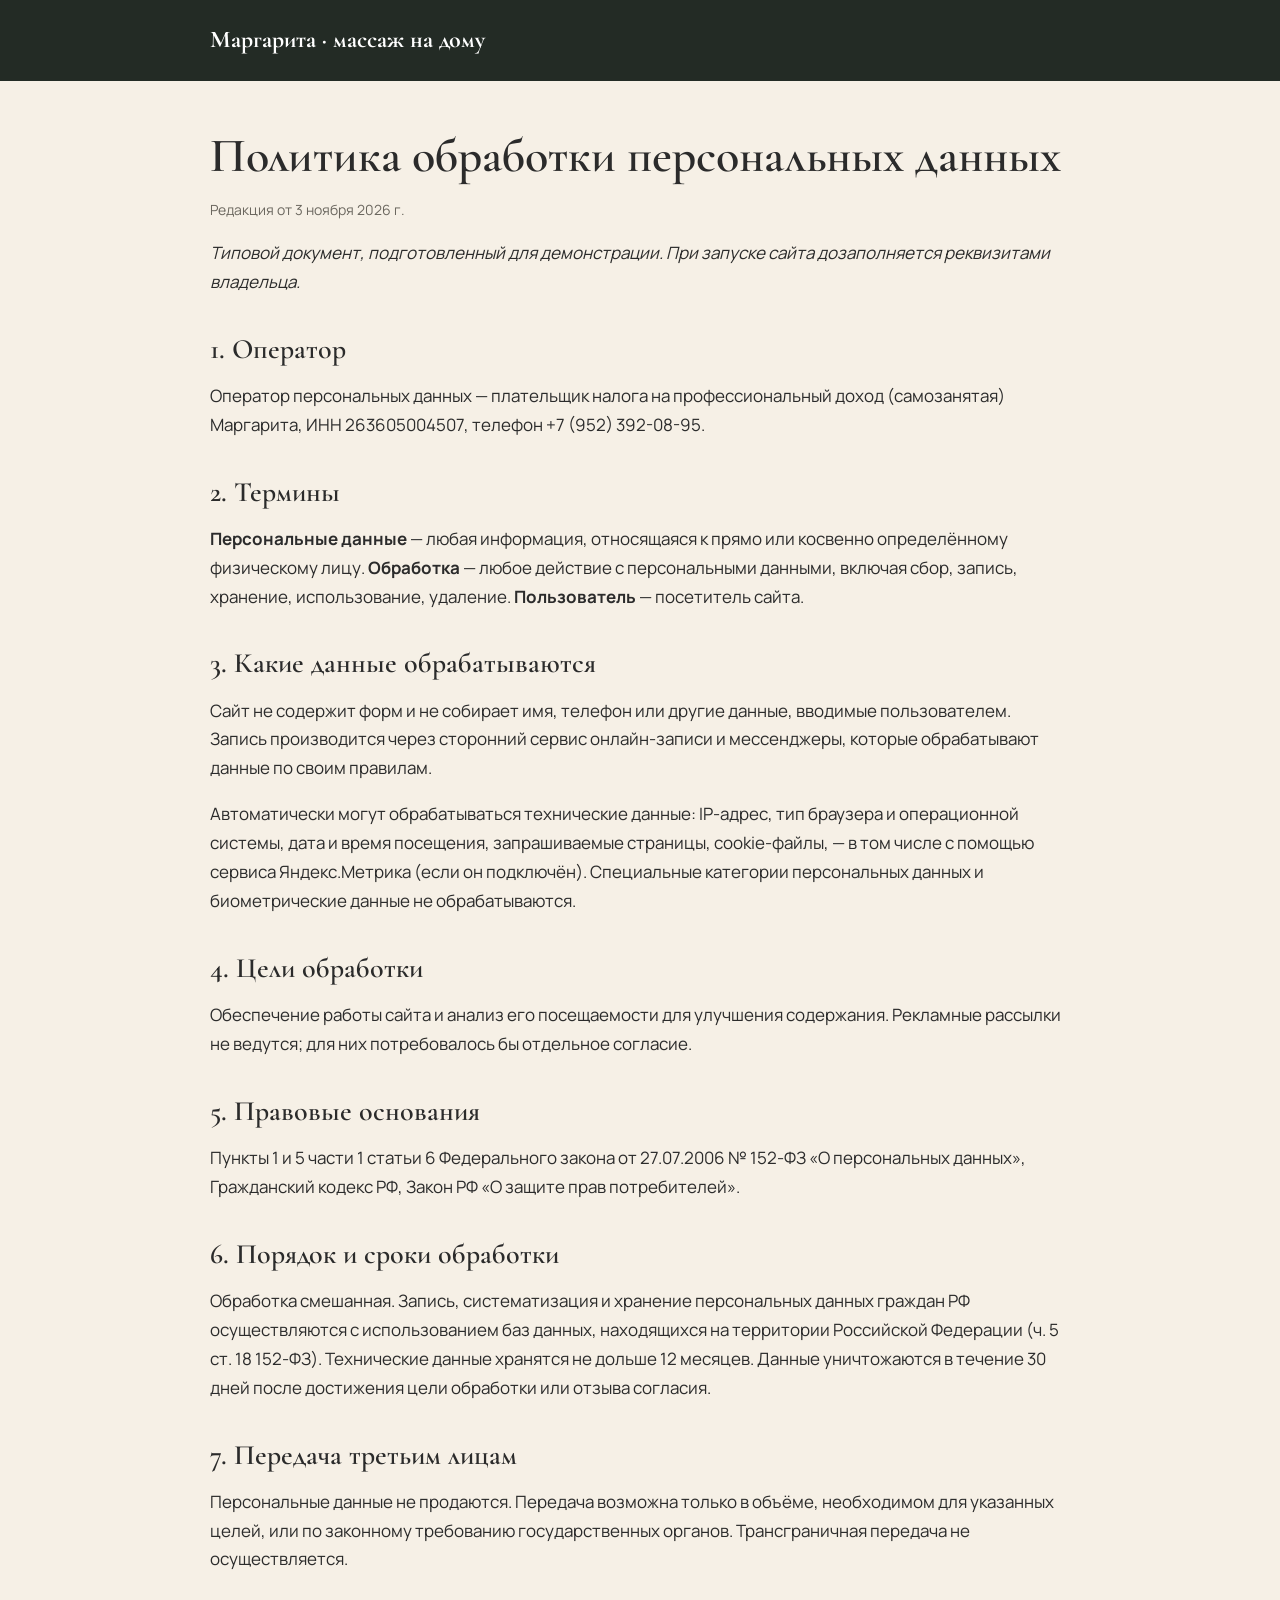
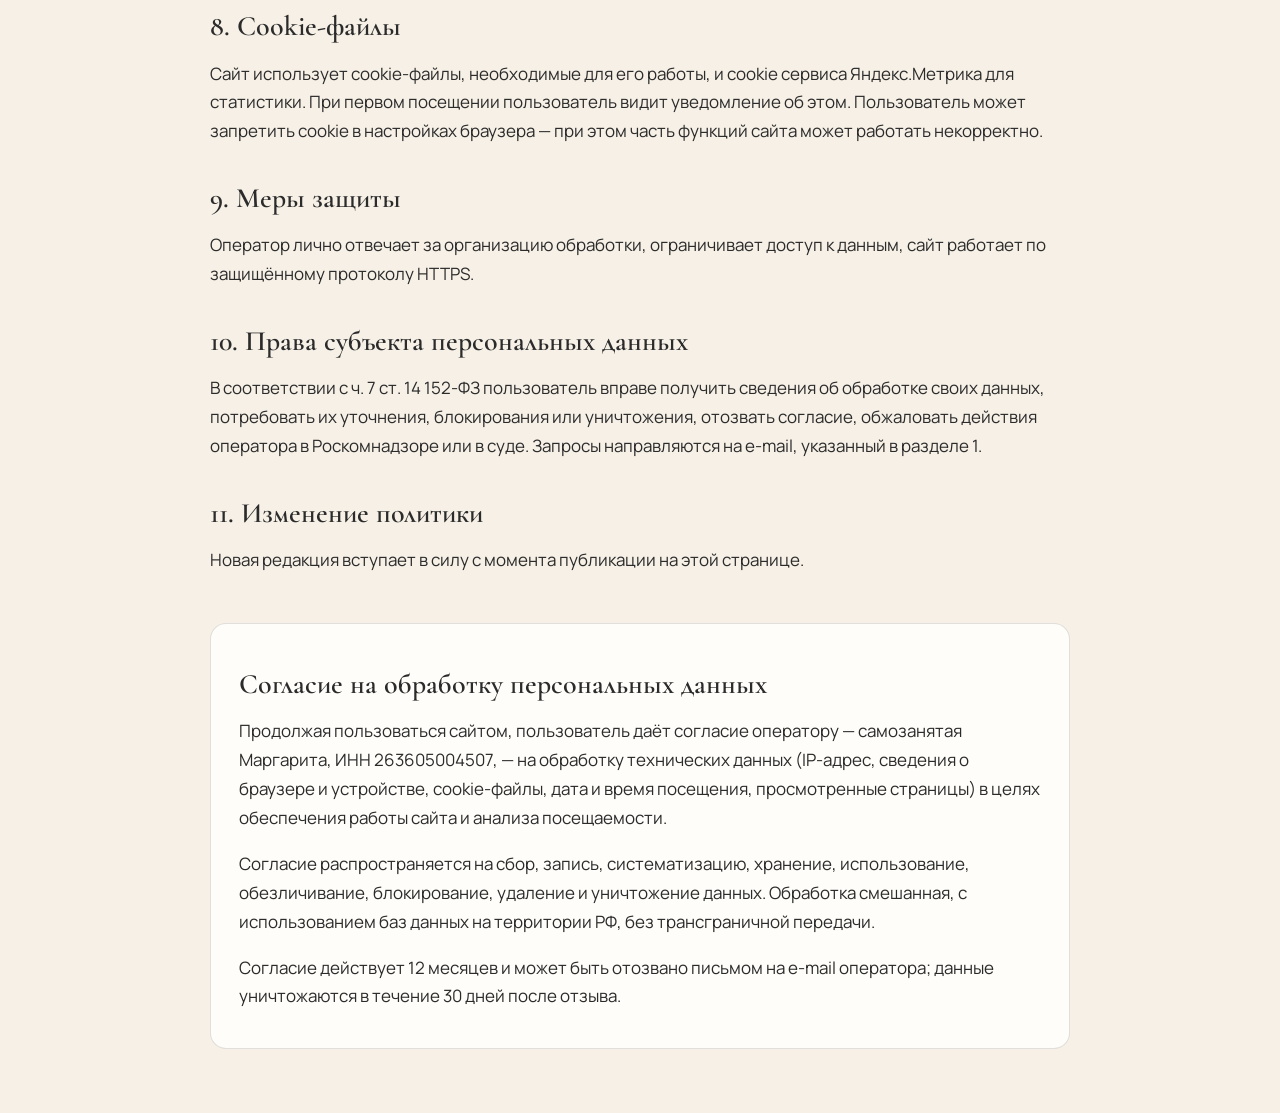
<file: policy.html>
<!DOCTYPE html>
<html lang="ru">
<head>
<meta charset="UTF-8">
<meta name="viewport" content="width=device-width, initial-scale=1">
<meta name="robots" content="noindex, follow">
<title>Политика обработки персональных данных — Маргарита · массаж на дому</title>
<link rel="icon" href="data:image/svg+xml,%3Csvg xmlns='http://www.w3.org/2000/svg' viewBox='0 0 64 64'%3E%3Crect width='64' height='64' rx='14' fill='%232E3830'/%3E%3C/svg%3E">
<link rel="stylesheet" href="assets/css/fonts.css">
<style>
body{margin:0;font-family:'Manrope',system-ui,sans-serif;font-size:17px;line-height:1.7;color:#2B2B2B;background:#F6F0E6}
header{background:#232B25;padding:20px 0}
header a{font-family:'Cormorant Garamond',Georgia,serif;font-size:24px;font-weight:700;color:#fff;text-decoration:none}
.wrap{max-width:860px;margin:0 auto;padding:0 24px}
h1,h2{font-family:'Cormorant Garamond',Georgia,serif;font-weight:600;line-height:1.15}
h1{font-size:clamp(32px,5vw,48px);margin:48px 0 6px}
h2{font-size:28px;margin:36px 0 10px}
.rev{color:#6B675F;font-size:14px}
.consent{background:#FFFDF9;border:1px solid rgba(46,56,48,.15);border-radius:16px;padding:8px 28px 20px;margin:48px 0 64px}
a{color:#5E6E4F}
</style>
</head>
<body>
<header><div class="wrap"><a href="index.html">Маргарита · массаж на дому</a></div></header>
<main class="wrap">
<h1>Политика обработки персональных данных</h1>
<p class="rev">Редакция от 3 ноября 2026 г.</p>
<p><em>Типовой документ, подготовленный для демонстрации. При запуске сайта дозаполняется реквизитами владельца.</em></p>

<!-- TODO: фамилия, e-mail для обращений -->
<h2>1. Оператор</h2>
<p>Оператор персональных данных — плательщик налога на профессиональный доход (самозанятая) Маргарита, ИНН 263605004507, телефон +7 (952) 392-08-95.</p>

<h2>2. Термины</h2>
<p><b>Персональные данные</b> — любая информация, относящаяся к прямо или косвенно определённому физическому лицу. <b>Обработка</b> — любое действие с персональными данными, включая сбор, запись, хранение, использование, удаление. <b>Пользователь</b> — посетитель сайта.</p>

<h2>3. Какие данные обрабатываются</h2>
<p>Сайт не содержит форм и не собирает имя, телефон или другие данные, вводимые пользователем. Запись производится через сторонний сервис онлайн-записи и мессенджеры, которые обрабатывают данные по своим правилам.</p>
<p>Автоматически могут обрабатываться технические данные: IP-адрес, тип браузера и операционной системы, дата и время посещения, запрашиваемые страницы, cookie-файлы, — в том числе с помощью сервиса Яндекс.Метрика (если он подключён). Специальные категории персональных данных и биометрические данные не обрабатываются.</p>

<h2>4. Цели обработки</h2>
<p>Обеспечение работы сайта и анализ его посещаемости для улучшения содержания. Рекламные рассылки не ведутся; для них потребовалось бы отдельное согласие.</p>

<h2>5. Правовые основания</h2>
<p>Пункты 1 и 5 части 1 статьи 6 Федерального закона от 27.07.2006 № 152-ФЗ «О персональных данных», Гражданский кодекс РФ, Закон РФ «О защите прав потребителей».</p>

<h2>6. Порядок и сроки обработки</h2>
<p>Обработка смешанная. Запись, систематизация и хранение персональных данных граждан РФ осуществляются с использованием баз данных, находящихся на территории Российской Федерации (ч. 5 ст. 18 152-ФЗ). Технические данные хранятся не дольше 12 месяцев. Данные уничтожаются в течение 30 дней после достижения цели обработки или отзыва согласия.</p>

<h2>7. Передача третьим лицам</h2>
<p>Персональные данные не продаются. Передача возможна только в объёме, необходимом для указанных целей, или по законному требованию государственных органов. Трансграничная передача не осуществляется.</p>

<h2>8. Cookie-файлы</h2>
<p>Сайт использует cookie-файлы, необходимые для его работы, и cookie сервиса Яндекс.Метрика для статистики. При первом посещении пользователь видит уведомление об этом. Пользователь может запретить cookie в настройках браузера — при этом часть функций сайта может работать некорректно.</p>

<h2>9. Меры защиты</h2>
<p>Оператор лично отвечает за организацию обработки, ограничивает доступ к данным, сайт работает по защищённому протоколу HTTPS.</p>

<h2>10. Права субъекта персональных данных</h2>
<p>В соответствии с ч. 7 ст. 14 152-ФЗ пользователь вправе получить сведения об обработке своих данных, потребовать их уточнения, блокирования или уничтожения, отозвать согласие, обжаловать действия оператора в Роскомнадзоре или в суде. Запросы направляются на e-mail, указанный в разделе 1.</p>

<h2>11. Изменение политики</h2>
<p>Новая редакция вступает в силу с момента публикации на этой странице.</p>

<section class="consent" id="consent">
<h2>Согласие на обработку персональных данных</h2>
<p>Продолжая пользоваться сайтом, пользователь даёт согласие оператору — самозанятая Маргарита, ИНН 263605004507, — на обработку технических данных (IP-адрес, сведения о браузере и устройстве, cookie-файлы, дата и время посещения, просмотренные страницы) в целях обеспечения работы сайта и анализа посещаемости.</p>
<p>Согласие распространяется на сбор, запись, систематизацию, хранение, использование, обезличивание, блокирование, удаление и уничтожение данных. Обработка смешанная, с использованием баз данных на территории РФ, без трансграничной передачи.</p>
<p>Согласие действует 12 месяцев и может быть отозвано письмом на e-mail оператора; данные уничтожаются в течение 30 дней после отзыва.</p>
</section>
</main>
</body>
</html>
</file>
<file: assets/css/fonts.css>
/* cyrillic */
@font-face {
  font-family: 'Cormorant Garamond';
  font-style: italic;
  font-weight: 500;
  font-display: swap;
  src: url(../fonts/d2b6fd64-co3smX5slCNuHLi8bLeY9MK7whWMhyjYrGFEsdtdc62E6zd5wDD-jNM8Efs.woff2) format('woff2');
  unicode-range: U+0301, U+0400-045F, U+0490-0491, U+04B0-04B1, U+2116;
}
/* latin */
@font-face {
  font-family: 'Cormorant Garamond';
  font-style: italic;
  font-weight: 500;
  font-display: swap;
  src: url(../fonts/5d13e7eb-co3smX5slCNuHLi8bLeY9MK7whWMhyjYrGFEsdtdc62E6zd5wDD-iNM8.woff2) format('woff2');
  unicode-range: U+0000-00FF, U+0131, U+0152-0153, U+02BB-02BC, U+02C6, U+02DA, U+02DC, U+0304, U+0308, U+0329, U+2000-206F, U+20AC, U+2122, U+2191, U+2193, U+2212, U+2215, U+FEFF, U+FFFD;
}
/* cyrillic */
@font-face {
  font-family: 'Cormorant Garamond';
  font-style: normal;
  font-weight: 500;
  font-display: swap;
  src: url(../fonts/4f4a8253-co3bmX5slCNuHLi8bLeY9MK7whWMhyjYrXtKgS4.woff2) format('woff2');
  unicode-range: U+0301, U+0400-045F, U+0490-0491, U+04B0-04B1, U+2116;
}
/* latin */
@font-face {
  font-family: 'Cormorant Garamond';
  font-style: normal;
  font-weight: 500;
  font-display: swap;
  src: url(../fonts/2fed1d1b-co3bmX5slCNuHLi8bLeY9MK7whWMhyjYqXtK.woff2) format('woff2');
  unicode-range: U+0000-00FF, U+0131, U+0152-0153, U+02BB-02BC, U+02C6, U+02DA, U+02DC, U+0304, U+0308, U+0329, U+2000-206F, U+20AC, U+2122, U+2191, U+2193, U+2212, U+2215, U+FEFF, U+FFFD;
}
/* cyrillic */
@font-face {
  font-family: 'Cormorant Garamond';
  font-style: normal;
  font-weight: 600;
  font-display: swap;
  src: url(../fonts/4f4a8253-co3bmX5slCNuHLi8bLeY9MK7whWMhyjYrXtKgS4.woff2) format('woff2');
  unicode-range: U+0301, U+0400-045F, U+0490-0491, U+04B0-04B1, U+2116;
}
/* latin */
@font-face {
  font-family: 'Cormorant Garamond';
  font-style: normal;
  font-weight: 600;
  font-display: swap;
  src: url(../fonts/2fed1d1b-co3bmX5slCNuHLi8bLeY9MK7whWMhyjYqXtK.woff2) format('woff2');
  unicode-range: U+0000-00FF, U+0131, U+0152-0153, U+02BB-02BC, U+02C6, U+02DA, U+02DC, U+0304, U+0308, U+0329, U+2000-206F, U+20AC, U+2122, U+2191, U+2193, U+2212, U+2215, U+FEFF, U+FFFD;
}
/* cyrillic */
@font-face {
  font-family: 'Cormorant Garamond';
  font-style: normal;
  font-weight: 700;
  font-display: swap;
  src: url(../fonts/4f4a8253-co3bmX5slCNuHLi8bLeY9MK7whWMhyjYrXtKgS4.woff2) format('woff2');
  unicode-range: U+0301, U+0400-045F, U+0490-0491, U+04B0-04B1, U+2116;
}
/* latin */
@font-face {
  font-family: 'Cormorant Garamond';
  font-style: normal;
  font-weight: 700;
  font-display: swap;
  src: url(../fonts/2fed1d1b-co3bmX5slCNuHLi8bLeY9MK7whWMhyjYqXtK.woff2) format('woff2');
  unicode-range: U+0000-00FF, U+0131, U+0152-0153, U+02BB-02BC, U+02C6, U+02DA, U+02DC, U+0304, U+0308, U+0329, U+2000-206F, U+20AC, U+2122, U+2191, U+2193, U+2212, U+2215, U+FEFF, U+FFFD;
}
/* cyrillic */
@font-face {
  font-family: 'Manrope';
  font-style: normal;
  font-weight: 400;
  font-display: swap;
  src: url(../fonts/9f286813-xn7gYHE41ni1AdIRggOxSuXd.woff2) format('woff2');
  unicode-range: U+0301, U+0400-045F, U+0490-0491, U+04B0-04B1, U+2116;
}
/* latin */
@font-face {
  font-family: 'Manrope';
  font-style: normal;
  font-weight: 400;
  font-display: swap;
  src: url(../fonts/66cfc065-xn7gYHE41ni1AdIRggexSg.woff2) format('woff2');
  unicode-range: U+0000-00FF, U+0131, U+0152-0153, U+02BB-02BC, U+02C6, U+02DA, U+02DC, U+0304, U+0308, U+0329, U+2000-206F, U+20AC, U+2122, U+2191, U+2193, U+2212, U+2215, U+FEFF, U+FFFD;
}
/* cyrillic */
@font-face {
  font-family: 'Manrope';
  font-style: normal;
  font-weight: 500;
  font-display: swap;
  src: url(../fonts/9f286813-xn7gYHE41ni1AdIRggOxSuXd.woff2) format('woff2');
  unicode-range: U+0301, U+0400-045F, U+0490-0491, U+04B0-04B1, U+2116;
}
/* latin */
@font-face {
  font-family: 'Manrope';
  font-style: normal;
  font-weight: 500;
  font-display: swap;
  src: url(../fonts/66cfc065-xn7gYHE41ni1AdIRggexSg.woff2) format('woff2');
  unicode-range: U+0000-00FF, U+0131, U+0152-0153, U+02BB-02BC, U+02C6, U+02DA, U+02DC, U+0304, U+0308, U+0329, U+2000-206F, U+20AC, U+2122, U+2191, U+2193, U+2212, U+2215, U+FEFF, U+FFFD;
}
/* cyrillic */
@font-face {
  font-family: 'Manrope';
  font-style: normal;
  font-weight: 600;
  font-display: swap;
  src: url(../fonts/9f286813-xn7gYHE41ni1AdIRggOxSuXd.woff2) format('woff2');
  unicode-range: U+0301, U+0400-045F, U+0490-0491, U+04B0-04B1, U+2116;
}
/* latin */
@font-face {
  font-family: 'Manrope';
  font-style: normal;
  font-weight: 600;
  font-display: swap;
  src: url(../fonts/66cfc065-xn7gYHE41ni1AdIRggexSg.woff2) format('woff2');
  unicode-range: U+0000-00FF, U+0131, U+0152-0153, U+02BB-02BC, U+02C6, U+02DA, U+02DC, U+0304, U+0308, U+0329, U+2000-206F, U+20AC, U+2122, U+2191, U+2193, U+2212, U+2215, U+FEFF, U+FFFD;
}
/* cyrillic */
@font-face {
  font-family: 'Manrope';
  font-style: normal;
  font-weight: 700;
  font-display: swap;
  src: url(../fonts/9f286813-xn7gYHE41ni1AdIRggOxSuXd.woff2) format('woff2');
  unicode-range: U+0301, U+0400-045F, U+0490-0491, U+04B0-04B1, U+2116;
}
/* latin */
@font-face {
  font-family: 'Manrope';
  font-style: normal;
  font-weight: 700;
  font-display: swap;
  src: url(../fonts/66cfc065-xn7gYHE41ni1AdIRggexSg.woff2) format('woff2');
  unicode-range: U+0000-00FF, U+0131, U+0152-0153, U+02BB-02BC, U+02C6, U+02DA, U+02DC, U+0304, U+0308, U+0329, U+2000-206F, U+20AC, U+2122, U+2191, U+2193, U+2212, U+2215, U+FEFF, U+FFFD;
}
</file>
<file: assets/css/site.css>
:root{
  --dark:#2E3830; --dark-2:#232B25; --accent:#5E6E4F; --accent-light:#C9D3B8; --sage:#8FA07C;
  --cream:#F6F0E6; --sand:#EDE3D3; --white:#FFFDF9; --text:#2B2B2B; --muted:#6B675F;
  --display:'Cormorant Garamond', Georgia, serif; --body:'Manrope', system-ui, sans-serif;
  --wrap:1180px;
}
*,*::before,*::after{box-sizing:border-box}
html{scroll-padding-top:72px}
body{margin:0;font-family:var(--body);font-size:17px;line-height:1.7;color:var(--text);background:var(--cream)}
img{max-width:100%;display:block}
figure,blockquote{margin:0}
a{color:inherit}
h1,h2,h3{font-family:var(--display);font-weight:600;line-height:1.1;margin:0}
.wrap{max-width:var(--wrap);margin:0 auto;padding:0 clamp(20px,4vw,40px)}
.eyebrow{display:block;font-size:12px;font-weight:600;letter-spacing:.15em;text-transform:uppercase;color:var(--accent);margin-bottom:14px}
.on-dark .eyebrow{color:var(--accent-light)}
.h2{font-size:clamp(34px,4.6vw,52px)}
.lead{font-size:18px;color:var(--muted);max-width:560px;margin:18px 0 0}
.on-dark{color:#fff}
.on-dark .lead{color:rgba(255,255,255,.72)}
section{padding:clamp(64px,9vw,100px) 0}
:focus-visible{outline:2px solid var(--sage);outline-offset:3px}

/* buttons */
.btn{position:relative;overflow:hidden;display:inline-flex;align-items:center;gap:10px;justify-content:center;font:600 16px/1 var(--body);padding:15px 28px;border-radius:6px;text-decoration:none;border:1px solid transparent;cursor:pointer;isolation:isolate;transition:color .3s}
.btn::before{content:"";position:absolute;inset:0;z-index:-1;transform:scaleX(0);transform-origin:left;transition:transform .35s ease}
.btn:hover::before{transform:scaleX(1)}
.btn-primary{background:var(--accent);color:#fff}
.btn-primary::before{background:var(--dark-2)}
.btn-ghost{background:transparent;color:#fff;border-color:rgba(255,255,255,.7)}
.btn-ghost::before{background:#fff}
.btn-ghost:hover{color:var(--dark)}
.btn-line{background:transparent;color:var(--dark);border-color:var(--dark)}
.btn-line::before{background:var(--dark)}
.btn-line:hover{color:#fff}

/* header */
#scroll-progress{position:fixed;top:0;left:0;width:0;height:3px;background:linear-gradient(90deg,var(--sage),var(--accent-light));z-index:9999}
header.site{position:fixed;top:0;left:0;right:0;z-index:1000;height:80px;display:flex;align-items:center;transition:height .3s,background .3s,box-shadow .3s}
header.site.scrolled{height:64px;background:rgba(35,43,37,.86);backdrop-filter:blur(12px);-webkit-backdrop-filter:blur(12px);box-shadow:0 2px 24px rgba(0,0,0,.18)}
header.site .wrap{display:flex;align-items:center;justify-content:space-between;width:100%}
.brand{font-family:var(--display);font-size:24px;font-weight:700;color:#fff;text-decoration:none;white-space:nowrap}
.brand small{font-family:var(--body);font-size:12px;font-weight:500;letter-spacing:.08em;opacity:.7;margin-left:8px}
nav.main{display:flex;align-items:center;gap:26px}
nav.main a.link{position:relative;color:rgba(255,255,255,.88);text-decoration:none;font-size:15px}
nav.main a.link::after{content:"";position:absolute;left:0;bottom:-4px;height:1px;width:100%;background:var(--accent-light);transform:scaleX(0);transform-origin:right;transition:transform .3s}
nav.main a.link:hover::after{transform:scaleX(1);transform-origin:left}
.phone-link{color:#fff;text-decoration:none;font-weight:600;font-size:15px;animation:phonePulse 6s ease-in-out infinite}
@keyframes phonePulse{0%,85%,100%{opacity:1;transform:scale(1)}92%{opacity:.7;transform:scale(1.02)}}
nav.main .btn{padding:11px 20px;font-size:15px}
.menu-toggle{display:none;width:44px;height:44px;background:none;border:0;cursor:pointer;position:relative;z-index:1100}
.menu-toggle span{position:absolute;left:10px;right:10px;height:2px;background:#fff;transition:transform .3s,opacity .3s}
.menu-toggle span:nth-child(1){top:14px}.menu-toggle span:nth-child(2){top:21px}.menu-toggle span:nth-child(3){top:28px}
.menu-open .menu-toggle span:nth-child(1){transform:translateY(7px) rotate(45deg)}
.menu-open .menu-toggle span:nth-child(2){opacity:0}
.menu-open .menu-toggle span:nth-child(3){transform:translateY(-7px) rotate(-45deg)}
.mobile-menu{position:fixed;inset:0;z-index:1050;background:var(--dark-2);display:flex;flex-direction:column;align-items:center;justify-content:center;gap:22px;opacity:0;visibility:hidden;transition:opacity .35s,visibility .35s}
.mobile-menu a{font-family:var(--display);font-size:32px;color:#fff;text-decoration:none}
.menu-open .mobile-menu{opacity:1;visibility:visible}

/* hero */
.hero{position:relative;min-height:100vh;display:flex;align-items:center;overflow:hidden;background:linear-gradient(135deg,var(--dark-2),var(--accent));color:#fff;padding:110px 0 70px}
.hero::before{content:"";position:absolute;inset:-10%;background-image:url('../img/process.jpg'),linear-gradient(135deg,var(--dark-2),var(--accent));background-size:cover;background-position:center;animation:kenburns 25s ease-in-out infinite alternate;will-change:transform}
.hero::after{content:"";position:absolute;inset:0;background:linear-gradient(90deg,rgba(28,34,29,.88) 0%,rgba(28,34,29,.72) 55%,rgba(28,34,29,.55) 100%)}
@keyframes kenburns{from{transform:scale(1) translate(0,0)}to{transform:scale(1.08) translate(-1.5%,-1%)}}
#particles{position:absolute;inset:0;z-index:1;pointer-events:none}
.hero-inner{position:relative;z-index:2;display:grid;grid-template-columns:55fr 45fr;gap:40px;align-items:center}
.hero .eyebrow{color:var(--accent-light)}
.hero h1{font-size:clamp(46px,6.4vw,76px);font-weight:600;line-height:1.05}
.hero h1 .word{display:inline-block}
.hero .sub{font-size:20px;line-height:1.6;color:rgba(255,255,255,.86);max-width:520px;margin:22px 0 32px}
.hero-actions{display:flex;gap:14px;flex-wrap:wrap}
.proof{margin-top:26px;font-size:13px;color:rgba(255,255,255,.72);letter-spacing:.02em}
.proof b{color:var(--accent-light);font-weight:600}
.hero-panel{position:relative;animation:floaty 8s ease-in-out infinite}
.hero-panel .img{aspect-ratio:4/5;border-radius:0 24px 24px 0;clip-path:polygon(8% 0,100% 0,100% 100%,0 100%);background-image:url('../img/margarita-panel.jpg'),linear-gradient(135deg,var(--dark-2),var(--accent));background-size:cover;background-position:center}
.badge{position:absolute;left:-6px;bottom:36px;font-size:13px;font-weight:700;color:#fff;background:rgba(0,0,0,.72);border:1px solid var(--accent-light);border-radius:100px;padding:9px 18px;animation:badgePulse 3s ease-in-out infinite}
@keyframes floaty{0%,100%{transform:translate(0,0)}50%{transform:translate(3px,-10px)}}
@keyframes badgePulse{0%,100%{box-shadow:0 0 0 0 rgba(201,211,184,.0)}50%{box-shadow:0 0 0 6px rgba(201,211,184,.18)}}

/* strip */
.strip{background:var(--dark-2);color:var(--accent-light);padding:14px 0;overflow:hidden}
.strip-track{display:flex;width:max-content;animation:marquee 28s linear infinite}
.strip-group{display:flex;gap:44px;padding-right:44px;font-size:12px;font-weight:600;letter-spacing:.1em;text-transform:uppercase;white-space:nowrap}
.strip-group i{margin-right:8px;color:var(--sage)}
@keyframes marquee{to{transform:translateX(-50%)}}

/* how */
.how{background:var(--cream)}
.how-head{display:flex;justify-content:space-between;align-items:flex-end;gap:30px;flex-wrap:wrap}
.steps{display:grid;grid-template-columns:repeat(3,1fr);gap:28px;margin-top:52px;counter-reset:step}
.step{background:var(--white);border:1px solid rgba(46,56,48,.08);border-radius:18px;padding:34px 30px}
.step .num{font-family:var(--display);font-size:56px;line-height:1;color:var(--sage)}
.step h3{font-size:26px;margin:14px 0 8px}
.step p{margin:0;color:var(--muted);font-size:16px}
.metrics{display:grid;grid-template-columns:repeat(4,1fr);margin-top:56px;border-top:1px solid rgba(0,0,0,.08);padding-top:44px}
.metric{text-align:center;padding:0 12px}
.metric+.metric{border-left:1px solid rgba(0,0,0,.1)}
.metric i{font-size:26px;color:var(--accent)}
.metric .val{font-family:var(--display);font-size:56px;font-weight:600;color:var(--dark);line-height:1.1;margin-top:8px}
.metric .lbl{font-size:13px;letter-spacing:.08em;text-transform:uppercase;color:var(--muted)}

/* services */
.services{background:linear-gradient(135deg,#1F2721,var(--dark))}
.svc-grid{display:grid;grid-template-columns:1.4fr 1fr;gap:24px;margin-top:52px}
.service-card{position:relative;overflow:hidden;background:rgba(255,255,255,.05);backdrop-filter:blur(12px);-webkit-backdrop-filter:blur(12px);border:1px solid rgba(255,255,255,.1);border-radius:18px;padding:34px;color:#fff;transition:transform .35s,box-shadow .35s}
.service-card:hover{transform:translateY(-8px);box-shadow:0 24px 50px rgba(0,0,0,.25)}
.service-card::after{content:"";position:absolute;left:0;bottom:0;height:3px;width:0;background:var(--accent-light);transition:width .35s}
.service-card:hover::after{width:100%}
.service-card.featured{grid-row:span 2;background:rgba(143,160,124,.16);border-color:rgba(201,211,184,.42);border-top:3px solid var(--accent-light);padding:44px 40px;display:flex;flex-direction:column}
.service-card i.ic{font-size:32px;color:var(--accent-light)}
.service-card h3{font-size:28px;margin:18px 0 10px}
.service-card.featured h3{font-size:38px}
.service-card p{margin:0;font-size:15px;color:rgba(255,255,255,.72);line-height:1.6}
.service-card.featured p{font-size:17px}
.price-list{list-style:none;padding:0;margin:22px 0 0;display:grid;gap:8px}
.price-list li{display:flex;justify-content:space-between;gap:16px;border-bottom:1px dashed rgba(255,255,255,.16);padding-bottom:8px;font-size:15px}
.price-list b{font-family:var(--display);font-size:24px;font-weight:600;color:var(--accent-light);white-space:nowrap}
.service-card .more{display:inline-block;margin-top:auto;padding-top:26px;font-size:14px;color:var(--accent-light);text-decoration:none}
.svc-note{margin:28px 0 0;font-size:14px;color:rgba(255,255,255,.6)}

/* offers */
.offers{background:var(--sand)}
.offer-grid{display:grid;grid-template-columns:repeat(2,1fr);gap:24px;margin-top:48px}
.offer{background:var(--white);border-radius:18px;padding:32px;border:1px solid rgba(46,56,48,.08)}
.offer .big{font-family:var(--display);font-size:54px;font-weight:600;color:var(--accent);line-height:1}
.offer h3{font-size:24px;margin:12px 0 8px}
.offer p{margin:0;color:var(--muted);font-size:16px}

/* about */
.about{background:var(--dark);overflow:hidden}
.about-grid{display:grid;grid-template-columns:48fr 48fr;gap:4%;align-items:center}
.ph{position:relative;border:2px dashed rgba(201,211,184,.45);border-radius:16px;background:repeating-linear-gradient(45deg,rgba(255,255,255,.03) 0 12px,transparent 12px 24px),linear-gradient(135deg,#3A463C,var(--dark-2));display:flex;flex-direction:column;align-items:center;justify-content:center;gap:10px;color:rgba(255,255,255,.7);text-align:center;padding:24px;font-size:14px}
.ph i{font-size:34px;color:var(--accent-light)}
.ph b{color:#fff;font-size:16px}
.about-photo{aspect-ratio:4/5;width:100%;object-fit:cover;border-radius:16px;background:linear-gradient(135deg,#3A463C,var(--dark-2))}
.about .h2{font-size:clamp(30px,4vw,46px)}
.about .statement{font-size:20px;font-weight:700;margin:20px 0 22px;line-height:1.45}
.todo{display:inline-block;font-size:12px;font-weight:700;letter-spacing:.06em;text-transform:uppercase;background:rgba(201,211,184,.16);color:var(--accent-light);border:1px dashed rgba(201,211,184,.5);border-radius:6px;padding:3px 8px;margin-bottom:10px}
.checks{list-style:none;padding:0;margin:0 0 30px;display:grid;gap:12px}
.checks li{display:flex;gap:12px;font-size:17px;line-height:1.5;color:rgba(255,255,255,.9)}
.checks i{color:var(--accent-light);margin-top:4px}

/* zones */
.zones{background:var(--cream)}
.zone-grid{display:grid;grid-template-columns:1fr 1fr;gap:48px;align-items:start}
.zone-list{list-style:none;padding:0;margin:0;display:grid;gap:12px}
.zone-list li{display:flex;justify-content:space-between;align-items:center;gap:14px;background:var(--white);border:1px solid rgba(46,56,48,.08);border-radius:12px;padding:16px 20px}
.zone-list li span{font-weight:600}
.zone-list li em{font-style:normal;font-size:14px;color:var(--accent);font-weight:600}
.zone-list li.zone-far em{color:var(--muted)}

/* gift */
.gift{background:linear-gradient(135deg,var(--accent),#46553A);color:#fff;padding:clamp(56px,7vw,80px) 0}
.gift-inner{display:grid;grid-template-columns:1.3fr 1fr;gap:40px;align-items:center}
.gift .h2{color:#fff}
.gift p{color:rgba(255,255,255,.85);font-size:18px;margin:16px 0 0;max-width:560px}
.gift-card{aspect-ratio:16/10;border-radius:18px;background-image:url('../img/oils.jpg'),linear-gradient(135deg,var(--dark-2),var(--accent));background-size:cover;background-position:center;position:relative;box-shadow:0 30px 60px rgba(0,0,0,.25)}
.gift-card::after{content:"Подарочный сертификат";position:absolute;left:18px;bottom:18px;background:rgba(255,253,249,.92);color:var(--dark);font-family:var(--display);font-size:22px;font-weight:600;padding:8px 16px;border-radius:10px}

/* clients */
.clients{background:var(--sand)}
.cl-grid{display:grid;grid-template-columns:repeat(3,1fr);gap:24px;margin-top:48px}
.cl-card{background:var(--white);border:1px solid rgba(46,56,48,.08);border-radius:18px;padding:32px}
.cl-card i.ic{font-size:28px;color:var(--accent)}
.cl-card h3{font-size:26px;margin:14px 0 14px}
.cl-card ul{margin:0;padding-left:20px;color:var(--muted);font-size:16px;display:grid;gap:8px}
.cl-card ul b{color:var(--text)}
.doctor{display:flex;gap:18px;align-items:flex-start;margin-top:24px;background:var(--dark);color:#fff;border-radius:18px;padding:26px 30px}
.doctor i{font-size:30px;color:var(--accent-light);margin-top:4px}
.doctor p{margin:0;font-size:17px;line-height:1.6;color:rgba(255,255,255,.88)}
.doctor b{color:#fff}

/* faq */
.faq{background:var(--white)}
.faq-list{margin-top:44px;display:grid;gap:12px;max-width:860px}
.faq details{border:1px solid rgba(46,56,48,.12);border-radius:14px;background:var(--cream);padding:0 24px}
.faq summary{cursor:pointer;list-style:none;font-weight:600;font-size:18px;padding:20px 30px 20px 0;position:relative}
.faq summary::-webkit-details-marker{display:none}
.faq summary::after{content:"+";position:absolute;right:0;top:14px;font-size:26px;color:var(--accent);transition:transform .3s}
.faq details[open] summary::after{transform:rotate(45deg)}
.faq details p,.faq details ul{margin:0 0 20px;color:var(--muted);font-size:16px}
.faq details ul{padding-left:20px}

/* cta + contacts */
.cta{background:linear-gradient(135deg,var(--cream),#E7EDDF);background-color:var(--cream);text-align:center;position:relative}
.cta::before{content:"";position:absolute;inset:0;background-image:radial-gradient(circle,rgba(0,0,0,.05) 1px,transparent 1px);background-size:20px 20px;pointer-events:none}
.cta .wrap{position:relative}
.cta .h2{max-width:720px;margin:0 auto}
.cta .lead{margin:18px auto 0}
.cta-phone{display:inline-block;font-family:var(--display);font-size:clamp(34px,4.4vw,44px);font-weight:700;color:var(--accent);text-decoration:none;margin:26px 0 22px}
.cta-actions{display:flex;justify-content:center;gap:14px;flex-wrap:wrap}
.cta-actions .btn-primary{font-size:18px;padding:16px 36px}
.cta-note{margin-top:22px;font-size:13px;color:var(--muted)}
.contact-cards{display:grid;grid-template-columns:repeat(4,1fr);gap:16px;margin-top:52px;text-align:left}
.contact-card{display:flex;align-items:center;gap:14px;background:var(--white);border:1px solid rgba(46,56,48,.1);border-radius:14px;padding:18px 20px;text-decoration:none;transition:border-color .3s,transform .3s}
.contact-card:hover{border-color:var(--accent);transform:translateY(-3px)}
.contact-card i{font-size:24px;color:var(--accent);width:28px;text-align:center}
.contact-card span{display:block;font-size:13px;color:var(--muted)}
.contact-card b{display:block;font-size:15px}

/* footer */
footer{background:var(--dark-2);color:#fff;border-top:3px solid var(--sage);padding:64px 0 28px}
.foot-grid{display:grid;grid-template-columns:1.4fr 1fr 1fr 1fr;gap:36px}
.foot-brand{font-family:var(--display);font-size:26px;font-weight:700}
.foot-tag{font-size:14px;color:rgba(255,255,255,.6);margin:8px 0 18px}
.socials{display:flex;gap:16px}
.socials a{font-size:20px;color:rgba(255,255,255,.75);transition:color .3s}
.socials a:hover{color:var(--accent-light)}
footer h4{font-size:13px;letter-spacing:.1em;text-transform:uppercase;color:var(--accent-light);margin:0 0 16px;font-weight:600}
footer ul{list-style:none;padding:0;margin:0;display:grid;gap:10px}
footer ul a,footer ul li{font-size:14px;color:rgba(255,255,255,.75);text-decoration:none}
footer ul a:hover{color:#fff}
footer ul i{width:18px;color:var(--sage);margin-right:6px}
.foot-legal{margin-top:44px;padding-top:24px;border-top:1px solid rgba(255,255,255,.08);text-align:center;font-size:13px;color:rgba(255,255,255,.5);line-height:1.8}
.foot-legal a{color:rgba(255,255,255,.65)}

/* fixed call + cookie */
.fab{position:fixed;right:20px;bottom:20px;z-index:9999;width:58px;height:58px;border-radius:50%;background:var(--accent);color:#fff;display:flex;align-items:center;justify-content:center;font-size:22px;text-decoration:none;animation:fabPulse 2.5s infinite}
@keyframes fabPulse{0%{box-shadow:0 0 0 0 rgba(94,110,79,.5)}70%{box-shadow:0 0 0 12px rgba(94,110,79,0)}100%{box-shadow:0 0 0 0 rgba(94,110,79,0)}}
.fab::before{content:"Позвонить";position:absolute;bottom:72px;right:50%;transform:translateX(50%);background:var(--dark-2);color:#fff;font-size:13px;font-family:var(--body);padding:6px 10px;border-radius:6px;white-space:nowrap;opacity:0;pointer-events:none;transition:opacity .25s}
.fab::after{content:"";position:absolute;bottom:62px;left:50%;transform:translateX(-50%);border:5px solid transparent;border-top-color:var(--dark-2);opacity:0;transition:opacity .25s}
@media (hover:hover){.fab:hover::before,.fab:hover::after{opacity:1}}
.fab.hidden{display:none}
.cookie{position:fixed;left:16px;right:16px;bottom:16px;z-index:10000;max-width:640px;margin:0 auto;background:var(--dark-2);color:rgba(255,255,255,.88);border-radius:14px;padding:18px 20px;display:flex;gap:16px;align-items:center;font-size:14px;line-height:1.5;box-shadow:0 10px 40px rgba(0,0,0,.3)}
.cookie a{color:var(--accent-light)}
.cookie button{flex:none;background:var(--accent-light);color:var(--dark-2);border:0;border-radius:8px;padding:10px 18px;font:700 14px var(--body);cursor:pointer}
.cookie[hidden]{display:none}

/* responsive */
@media (max-width:1024px){
  nav.main .link{display:none}
  .contact-cards{grid-template-columns:1fr 1fr}
  .foot-grid{grid-template-columns:1fr 1fr}
}
@media (max-width:768px){
  nav.main{display:none}
  .menu-toggle{display:block}
  .brand small{display:none}
  .hero{min-height:auto;padding:120px 0 64px;text-align:center}
  .hero-inner{grid-template-columns:1fr}
  .hero-panel{display:none}
  .hero .sub{margin-left:auto;margin-right:auto;font-size:18px}
  .hero-actions{flex-direction:column}
  .steps,.offer-grid,.cl-grid{grid-template-columns:1fr}
  .metrics{grid-template-columns:1fr 1fr;row-gap:30px}
  .metric:nth-child(3){border-left:0}
  .svc-grid{grid-template-columns:1fr}
  .service-card.featured{grid-row:auto}
  .about-grid,.zone-grid,.gift-inner{grid-template-columns:1fr;gap:36px}
  .contact-cards{grid-template-columns:1fr}
  .cookie{flex-direction:column;align-items:stretch}
}
@media (prefers-reduced-motion:reduce){
  .hero::before,.hero-panel,.strip-track,.phone-link,.badge,.fab{animation:none!important}
}

/* subpages: районы и услуги */
.page-hero{background:linear-gradient(90deg,rgba(28,34,29,.92),rgba(28,34,29,.72)),url('../img/process.jpg') center/cover,var(--dark);color:#fff;padding:140px 0 72px}
.page-hero h1{font-size:clamp(40px,5.6vw,64px);max-width:820px}
.page-hero .sub{font-size:19px;line-height:1.6;color:rgba(255,255,255,.86);max-width:620px;margin:20px 0 30px}
.crumbs{font-size:13px;color:rgba(255,255,255,.6);margin-bottom:18px}
.crumbs a{color:inherit}
.page-body{background:var(--cream)}
.prose{max-width:760px}
.prose h2{font-size:clamp(28px,3.6vw,38px);margin:44px 0 14px}
.prose h2:first-child{margin-top:0}
.prose p,.prose li{color:#3d3b37}
.prose ul,.prose ol{padding-left:22px}
.prose li{margin:6px 0}
.svc-grid.three{grid-template-columns:repeat(3,1fr)}
.svc-grid.one{grid-template-columns:minmax(0,560px)}
.more-links{display:flex;flex-wrap:wrap;gap:10px;margin-top:18px}
.more-links a{border:1px solid rgba(46,56,48,.2);border-radius:999px;padding:8px 16px;text-decoration:none;font-size:15px;background:var(--white)}
.more-links a:hover{border-color:var(--accent)}
.zone-more{margin:18px 0 0;font-size:15px;color:var(--muted)}
.zone-more a{color:var(--accent);font-weight:600}
@media (max-width:900px){.svc-grid.three{grid-template-columns:1fr}}
@media (max-width:768px){.page-hero{padding:120px 0 56px}.page-hero .hero-actions{flex-direction:column}}
</file>
